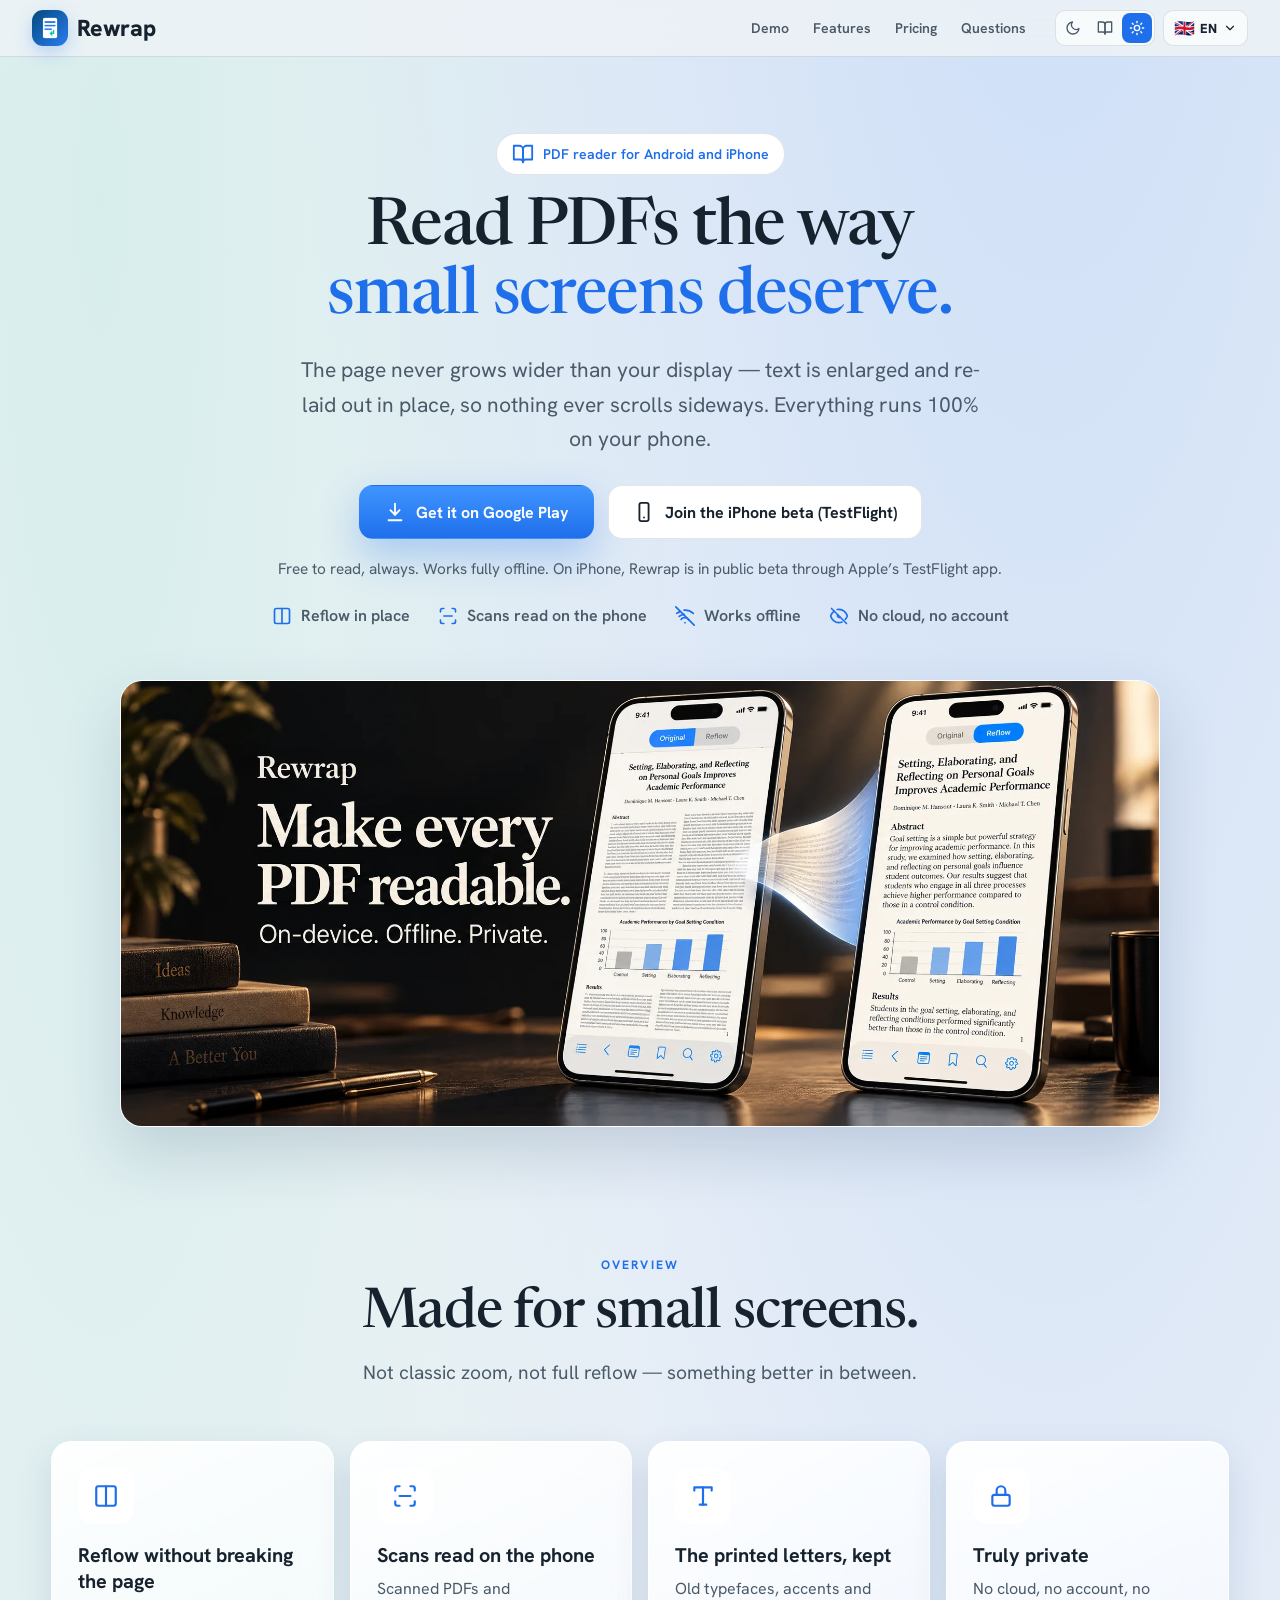
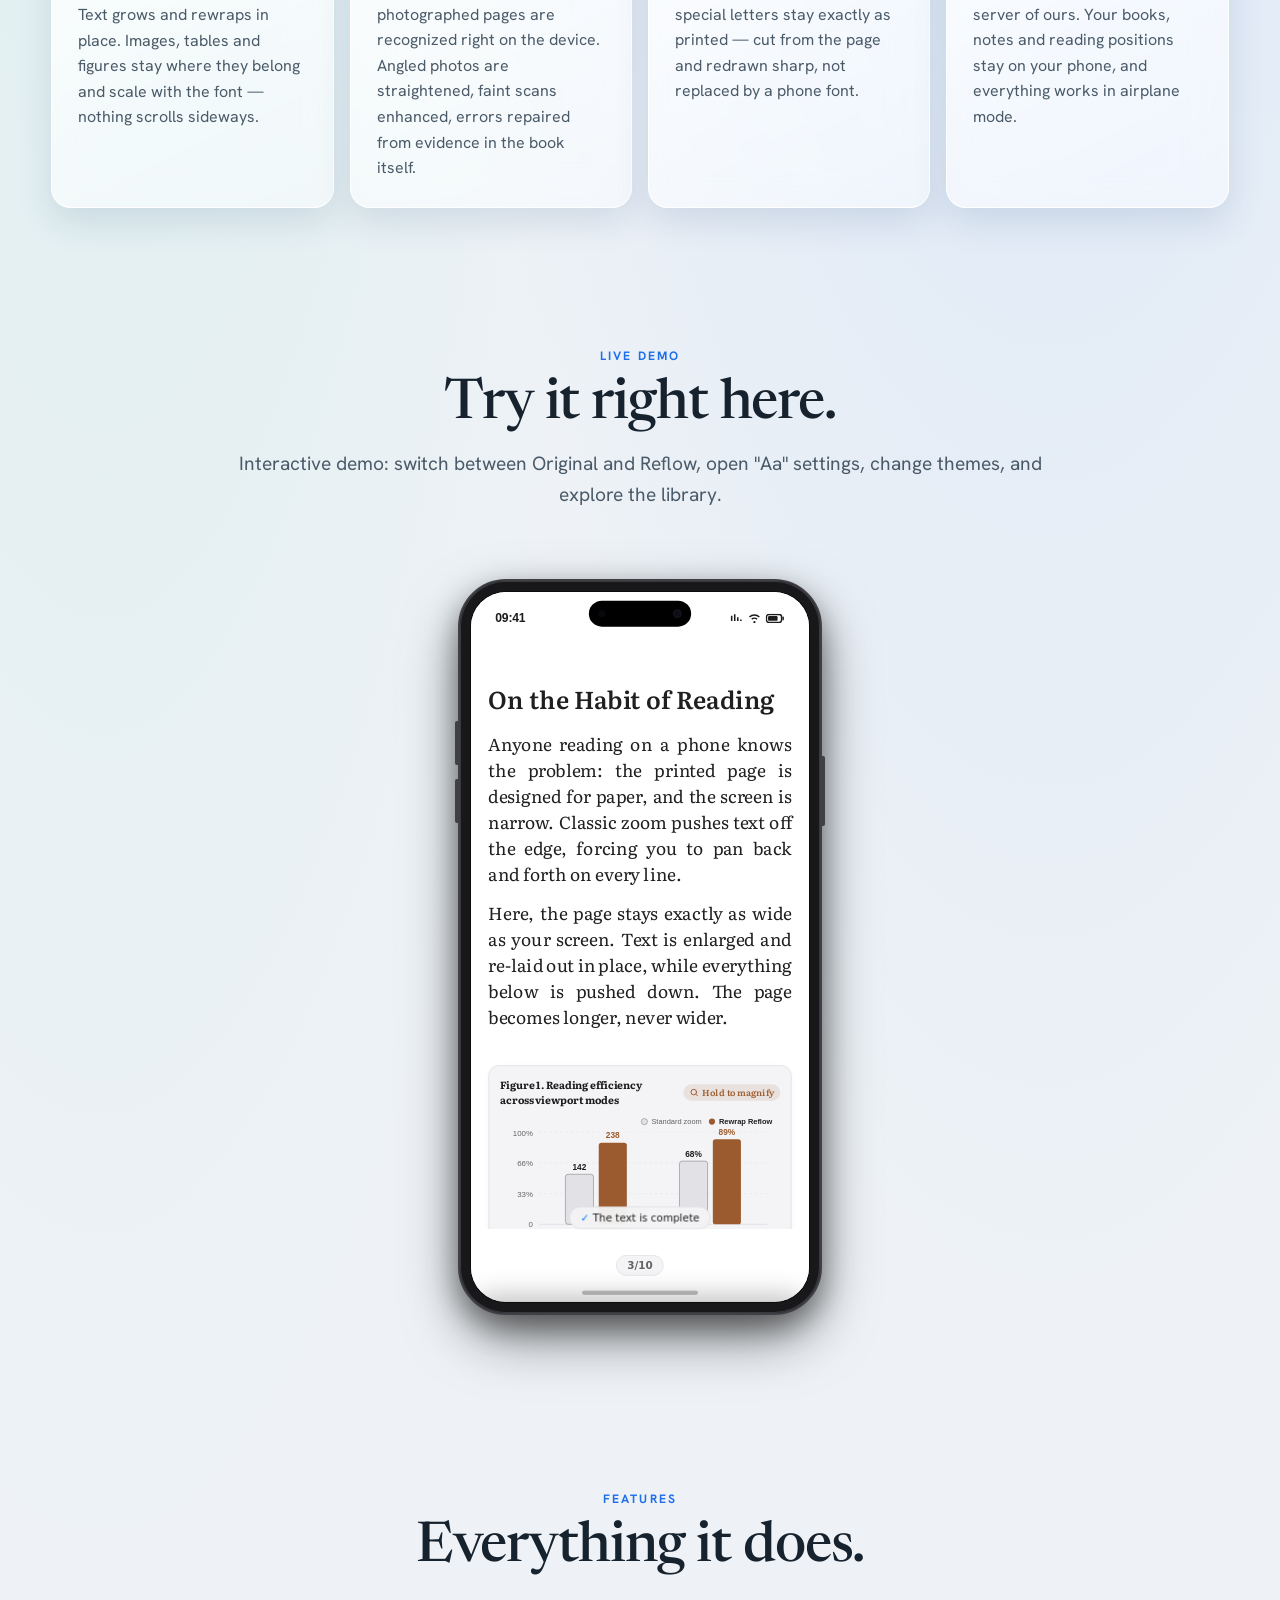
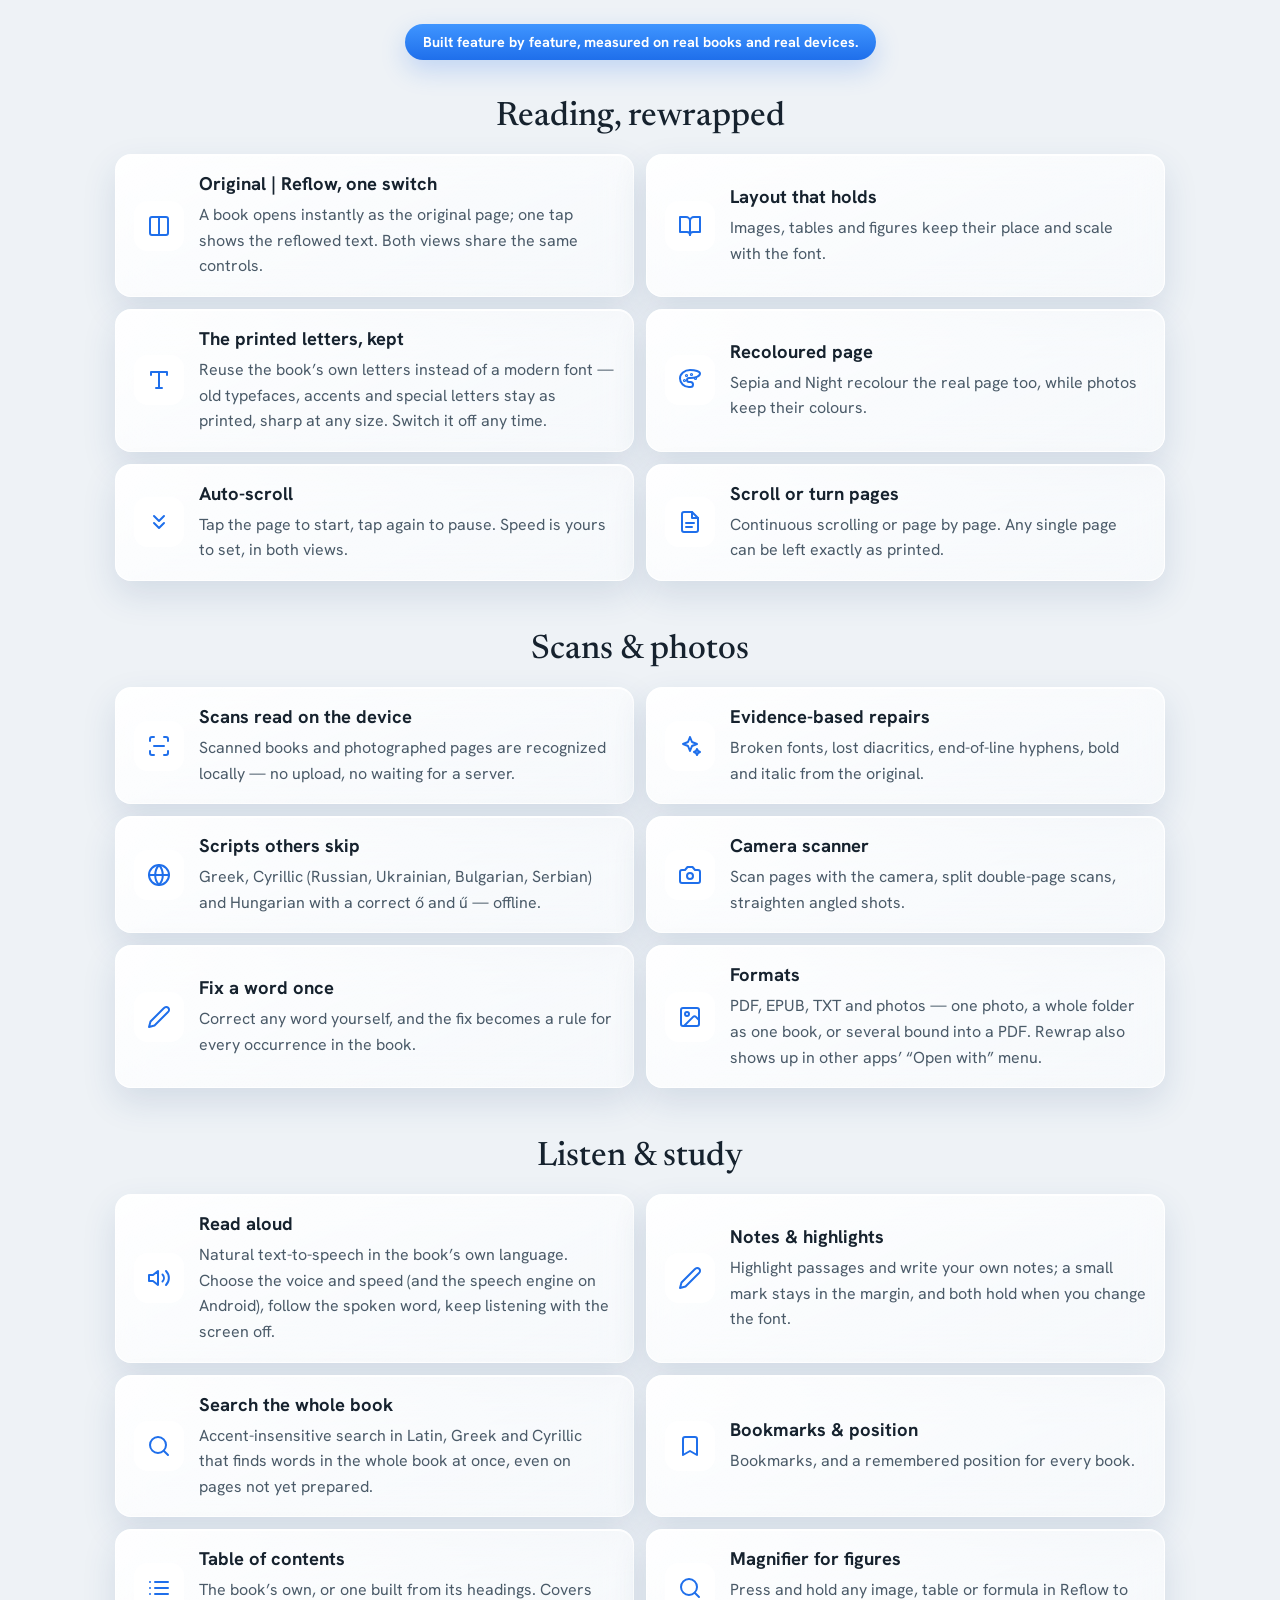
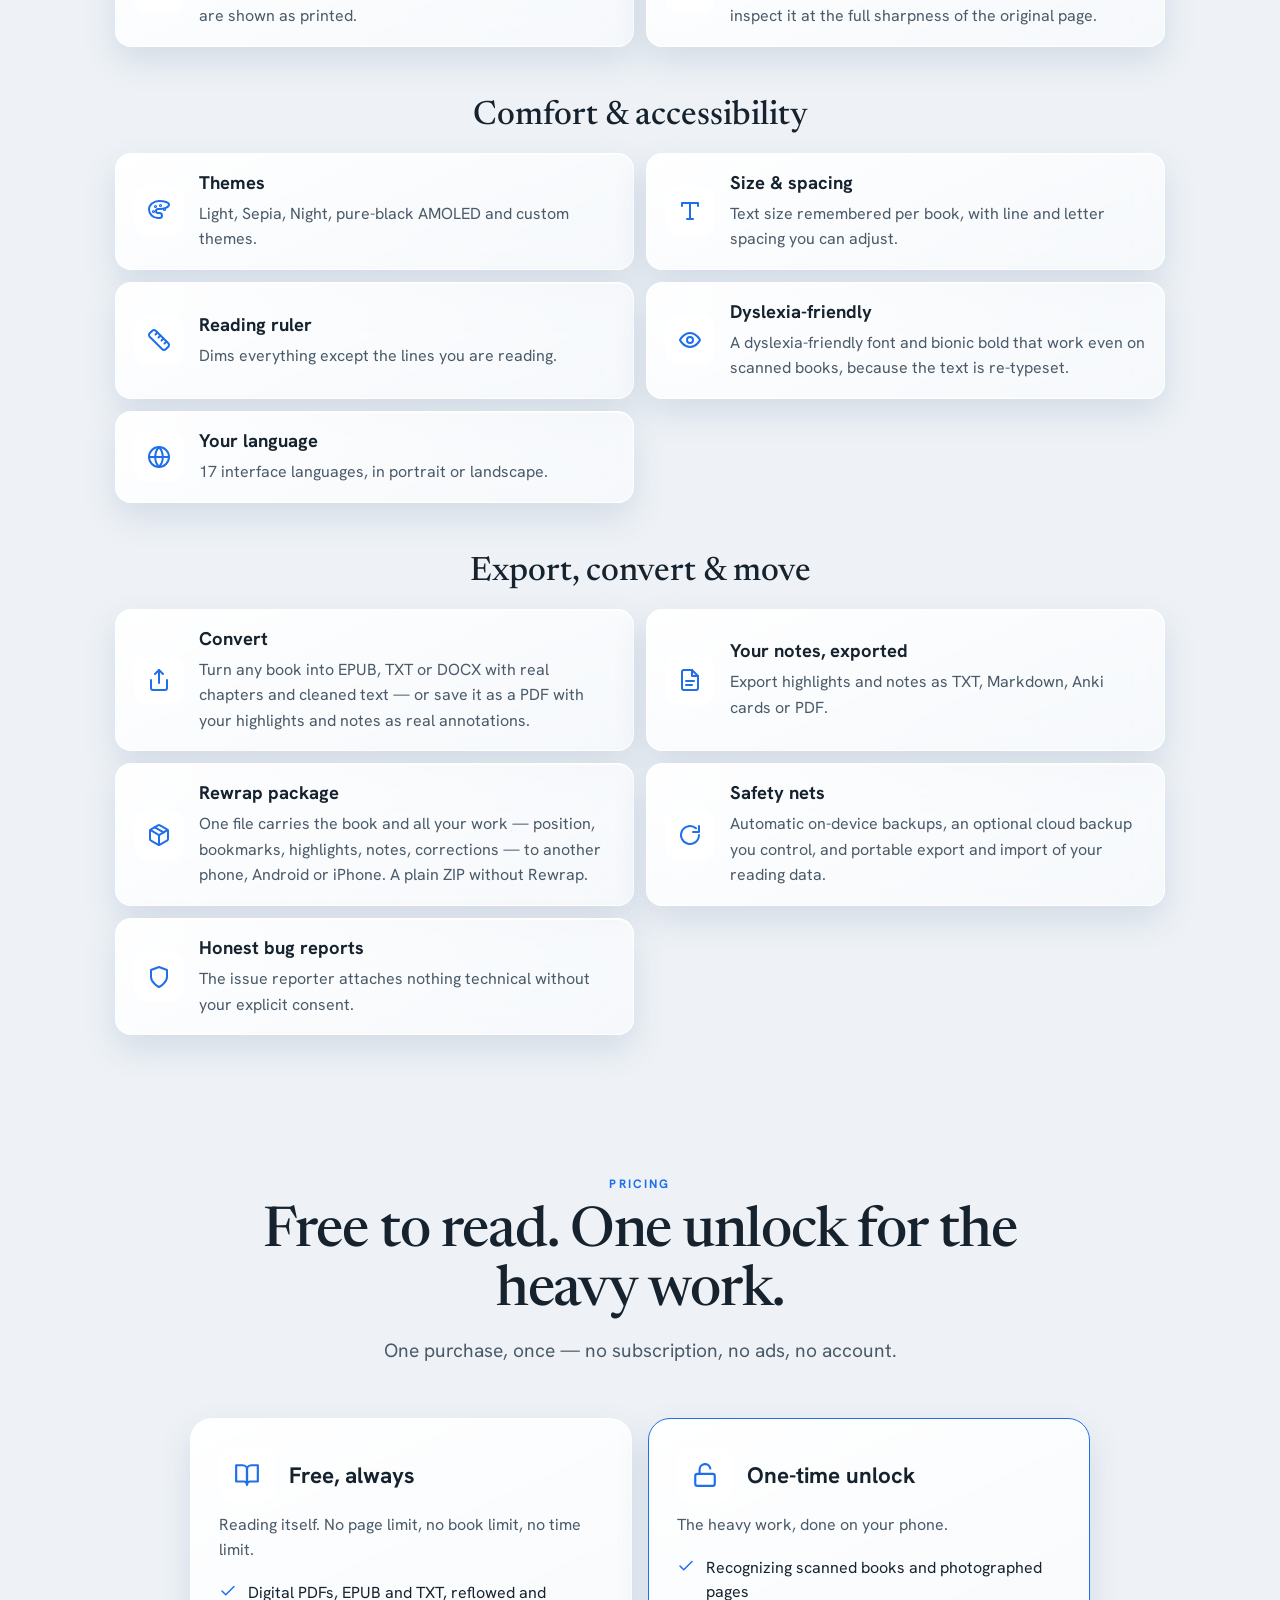
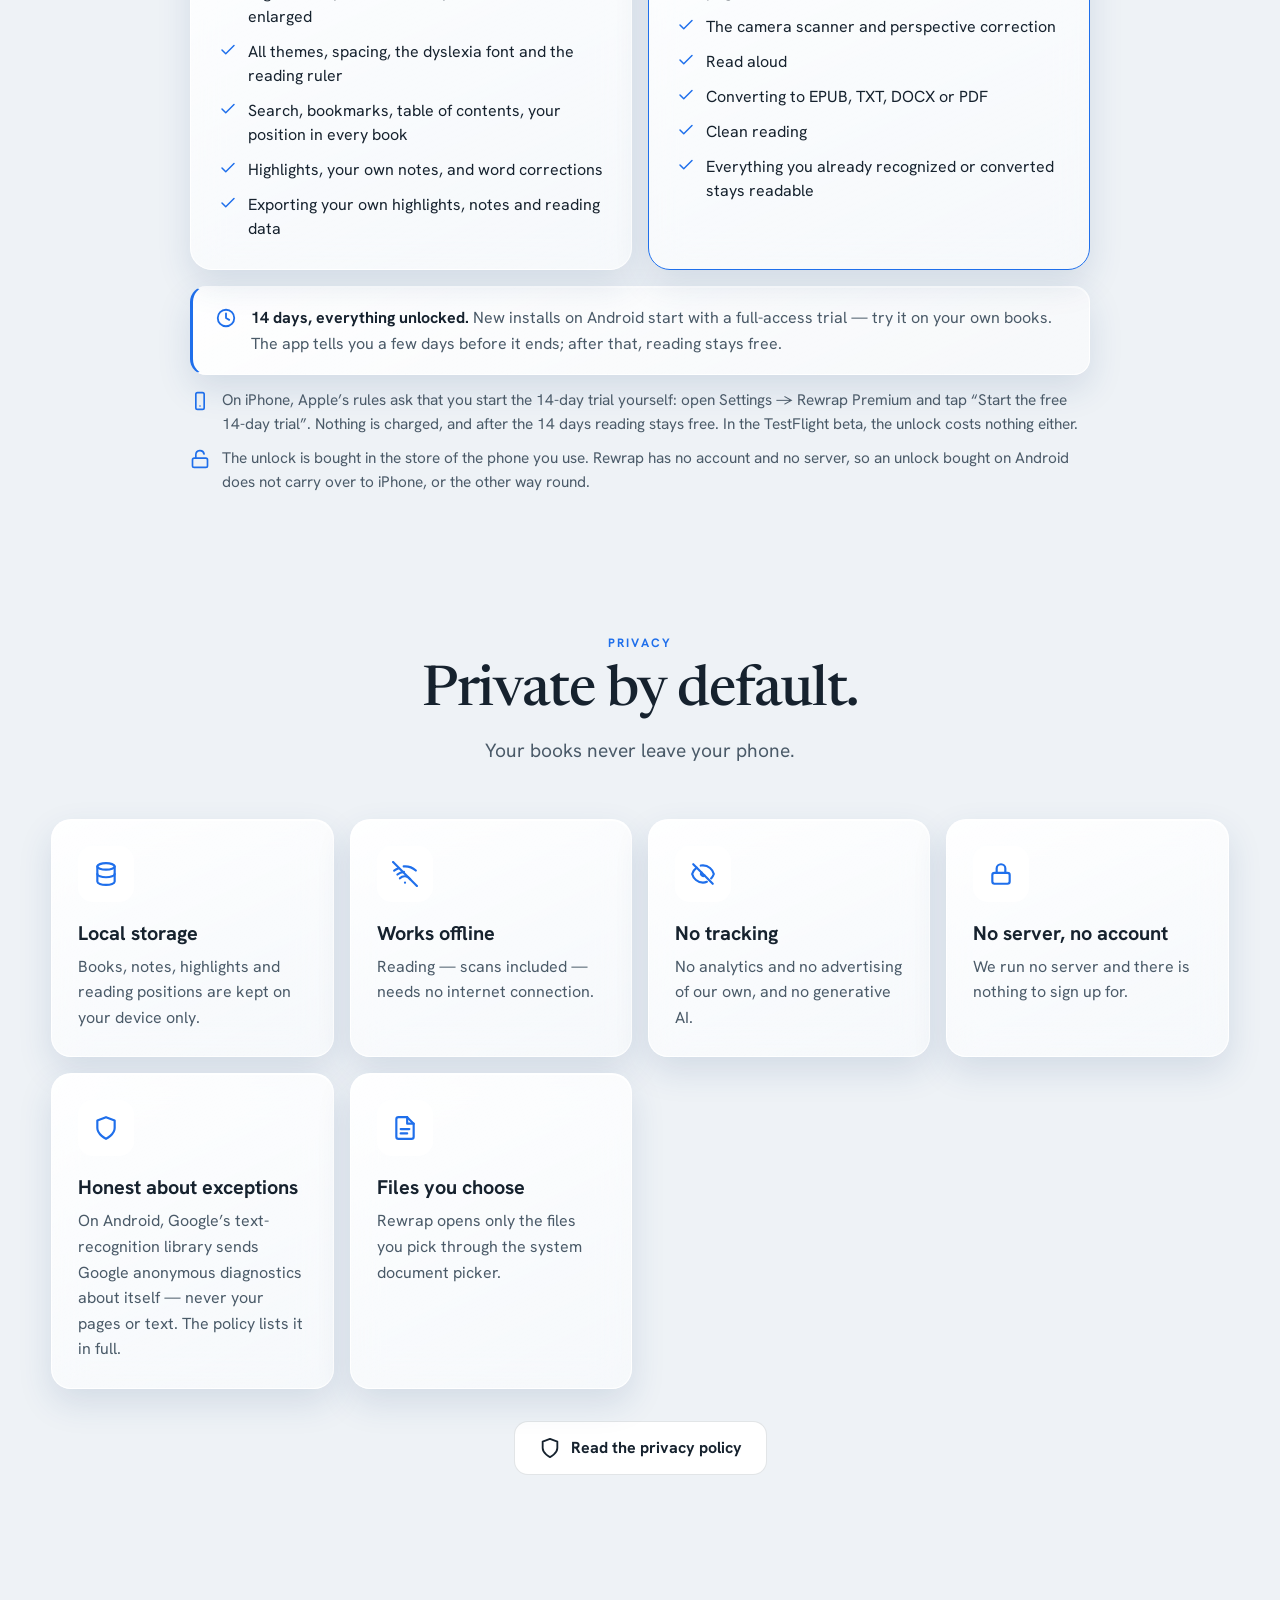
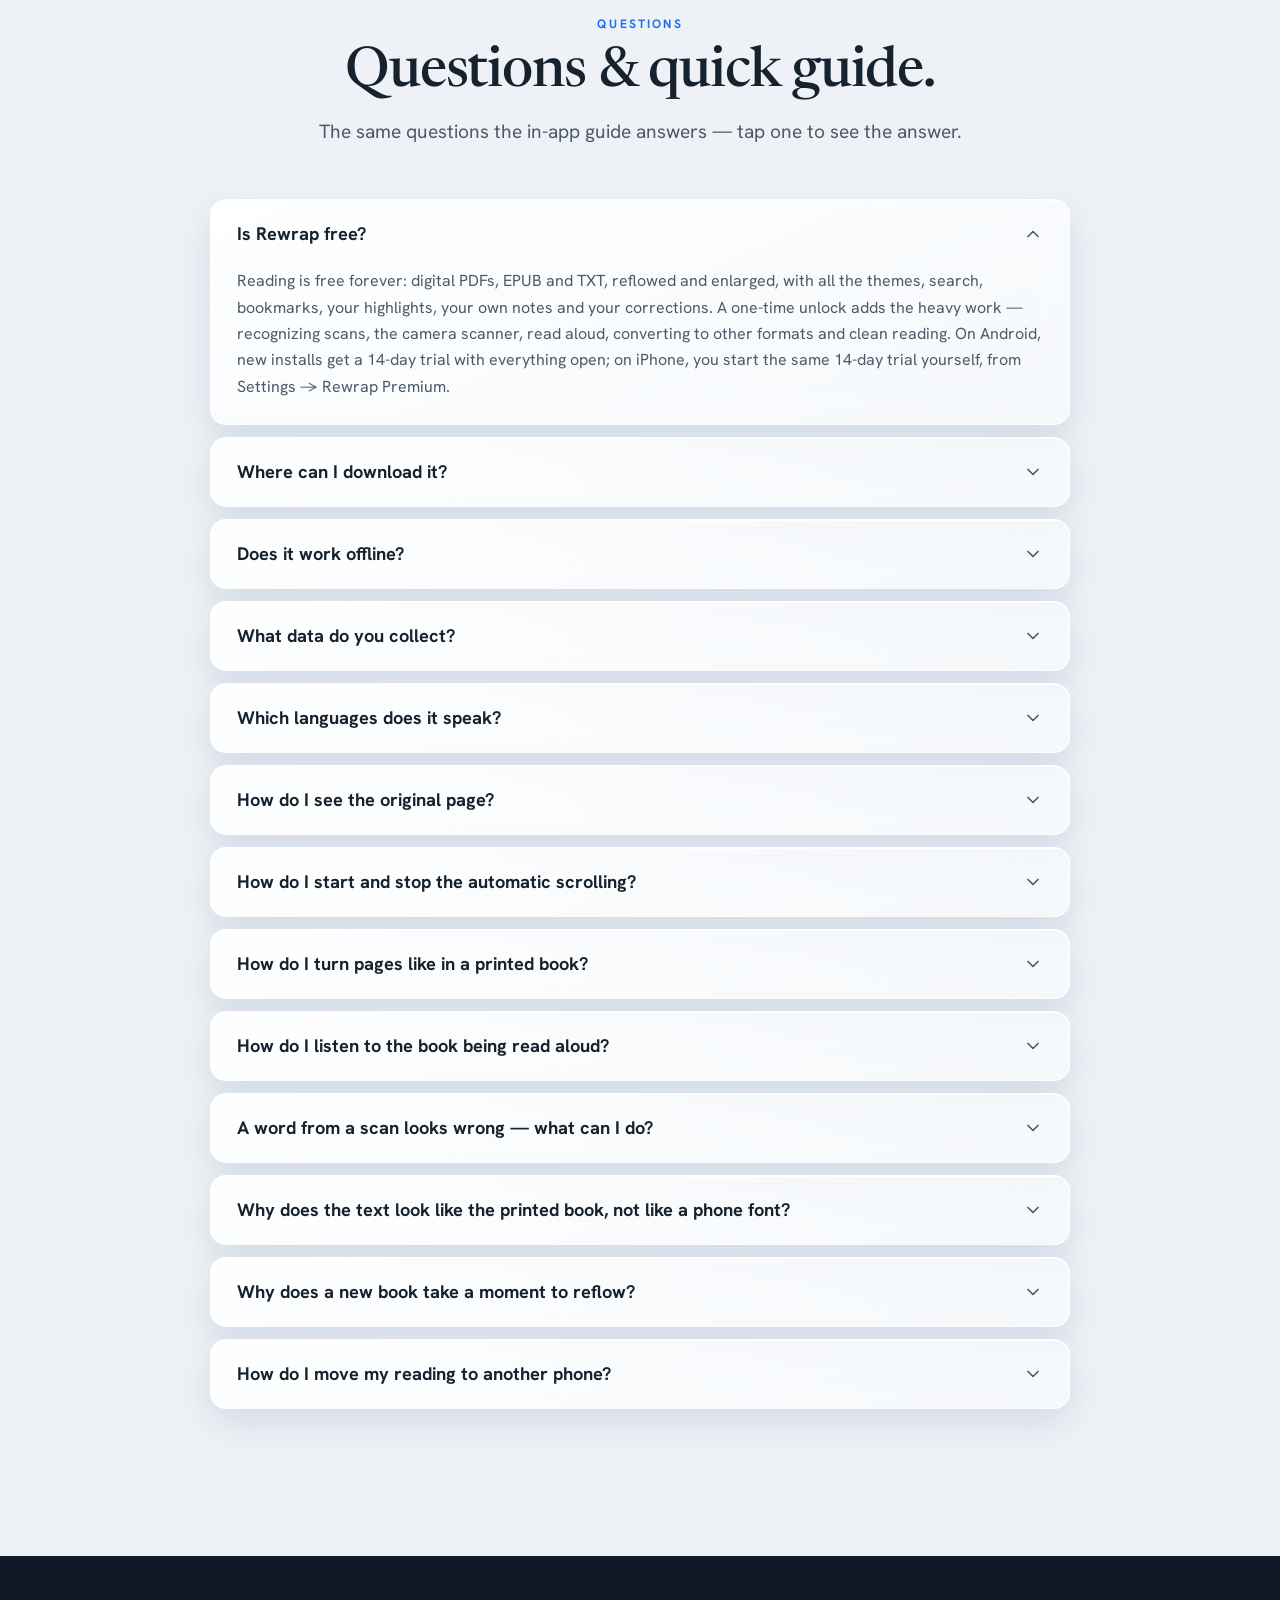
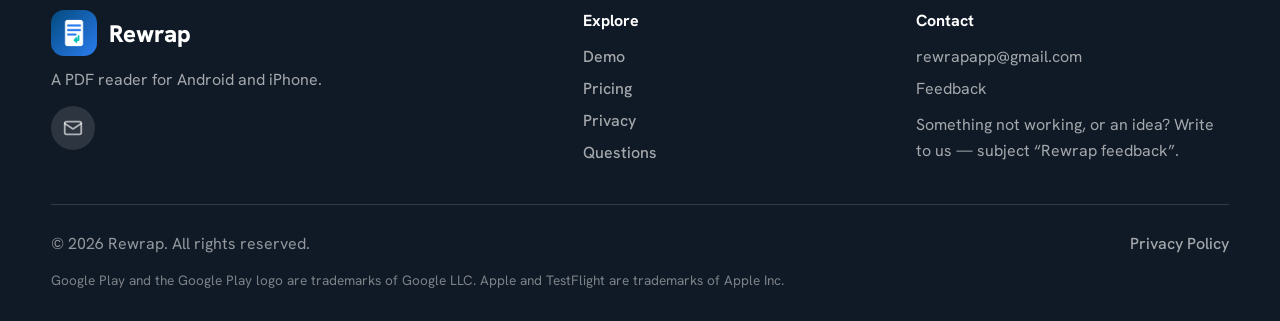
<file: index.html>
<!doctype html>
<html lang="en">
<head>
<meta charset="UTF-8" />
<meta name="viewport" content="width=device-width, initial-scale=1.0" />
<meta name="theme-color" content="#0b1118" />
<meta name="description" content="Rewrap is a PDF reader for Android and iPhone, made for small screens. Text is enlarged and re-laid out in place, never sideways. 100% on your phone: no cloud, no account, no generative AI. Reading works offline." />
<meta name="robots" content="index, follow" />
<meta property="og:title" content="Rewrap — make every PDF readable" />
<meta property="og:description" content="On-device. Offline. Private. A PDF reader for small screens: text is enlarged and re-laid out in place, never sideways." />
<meta property="og:type" content="website" />
<meta property="og:image" content="https://rewrap-pdf.vercel.app/hero.jpg" />
<meta name="twitter:card" content="summary_large_image" />
<link rel="icon" type="image/png" href="/assets/brand/icon_512.png" />
<link rel="apple-touch-icon" href="/assets/brand/apple-touch-icon.png" />
<link rel="manifest" href="/site.webmanifest" />
<link rel="preconnect" href="https://fonts.googleapis.com" />
<link rel="preconnect" href="https://fonts.gstatic.com" crossorigin />
<link href="https://fonts.googleapis.com/css2?family=Newsreader:opsz,wght@6..72,400;6..72,500;6..72,600&family=Hanken+Grotesk:wght@400;500;600;700;800&display=swap" rel="stylesheet" />
<link rel="stylesheet" href="/src/styles.css?v=11" />
<title>Rewrap — read PDFs the way small screens deserve</title>
<script>
// Set the theme before first paint so the page never flashes the wrong one.
(function () {
  try {
    var t = localStorage.getItem('rewrap-theme');
    if (t !== 'dark' && t !== 'sepia' && t !== 'light') {
      t = window.matchMedia && window.matchMedia('(prefers-color-scheme: light)').matches ? 'light' : 'dark';
    }
    document.documentElement.setAttribute('data-theme', t);
  } catch (e) {}
})();
</script>
</head>
<body>
<!-- ============ HEADER ============ -->
<header class="site-header">
<button class="brand" data-nav="home" aria-label="Rewrap home">
<img src="/assets/brand/icon_512.png" alt="" />
<span>Rewrap</span>
</button>
<nav class="desktop-nav" id="desktop-nav" aria-label="Main"></nav>
<div class="actions">
<div class="theme-seg" role="group" aria-label="Theme">
<button class="seg-btn" data-theme-set="dark"></button>
<button class="seg-btn" data-theme-set="sepia"></button>
<button class="seg-btn" data-theme-set="light"></button>
</div>
<div class="lang">
<button class="lang-btn" id="lang-btn" aria-haspopup="true" aria-expanded="false"></button>
<div class="lang-menu" id="lang-menu" hidden></div>
</div>
<button class="icon-btn menu-btn" id="menu-btn" aria-label="Menu" aria-expanded="false"></button>
</div>
<div class="mobile-menu" id="mobile-menu" hidden></div>
<div class="scroll-progress" aria-hidden="true"><span id="scroll-progress"></span></div>
</header>

<noscript><p style="max-width:640px;margin:40px auto;padding:0 22px;font-family:sans-serif">Rewrap is a PDF reader for Android and iPhone: text is enlarged and re-laid out in place, never sideways, entirely on your phone. This page needs JavaScript. Get it on <a href="https://play.google.com/store/apps/details?id=com.rewrap.app">Google Play</a> or join the <a href="https://testflight.apple.com/join/cNFZfETe">iPhone beta</a>.</p></noscript>

<!-- ============ HOME ============ -->
<main id="page-home">
<section class="hero hero--showcase" id="top">
<div class="hero-text">
<span class="pill"><span class="i" data-icon="bookOpen"></span> <span data-i18n="hero_pill">PDF reader for Android and iPhone</span></span>
<h1 class="serif"><span data-i18n="hero_title_a">Read PDFs the way </span><span class="accent" data-i18n="hero_title_b">small screens deserve.</span></h1>
<p class="hero-sub" data-i18n="hero_sub">The page never grows wider than your display — text is enlarged and re-laid out in place, so nothing ever scrolls sideways. Everything runs 100% on your phone.</p>
<div class="cta-row">
<a class="btn btn-primary" id="cta-play" target="_blank" rel="noopener"><span class="i" data-icon="download"></span> <span data-i18n="cta_play">Get it on Google Play</span></a>
<a class="btn btn-secondary" id="cta-ios" target="_blank" rel="noopener"><span class="i" data-icon="phone"></span> <span data-i18n="cta_ios">Join the iPhone beta (TestFlight)</span></a>
</div>
<p class="note" data-i18n="hero_note"></p>
<div class="qp" id="quick-points"></div>
</div>

<div class="hero-banner-wrap">
<figure class="compare hero-compare">
<picture><source srcset="/hero.webp" type="image/webp" /><img id="cmp-img" src="/hero.jpg" width="1600" height="686" loading="eager" alt="" /></picture>
</figure>
</div>
</section>

<section class="section" id="overview">
<div class="heading">
<p class="eyebrow" data-i18n="why_eyebrow">Overview</p>
<h2 class="serif h2" data-i18n="why_title">Made for small screens.</h2>
<p class="lead" data-i18n="why_sub"></p>
</div>
<div class="grid3 grid4" id="why-grid"></div>
</section>

<section class="section" id="gallery">
<div class="heading">
<p class="eyebrow" data-i18n="gallery_eyebrow"></p>
<h2 class="serif h2" data-i18n="gallery_title"></h2>
<p class="lead" data-i18n="gallery_sub"></p>
</div>
<div class="demo-wrap">
<div class="phone-frame">
<iframe
  id="app-demo-iframe"
  class="app-demo"
  src="demo/index.html?v=14&lang=en"
  title="Rewrap interactive app demo"
  loading="lazy"
></iframe>
</div>
</div>
</section>

<section class="section" id="features">
<div class="heading">
<p class="eyebrow" data-i18n="features_eyebrow"></p>
<h2 class="serif h2" data-i18n="features_title"></h2>
</div>
<div class="free-row"><span class="free-pill" data-i18n="features_sub"></span></div>
<div class="feature-groups" id="feature-groups"></div>
</section>

<section class="section" id="pricing">
<div class="heading">
<p class="eyebrow" data-i18n="pricing_eyebrow"></p>
<h2 class="serif h2" data-i18n="pricing_title"></h2>
<p class="lead" data-i18n="pricing_sub"></p>
</div>
<div class="plans" id="plans"></div>
<div class="trial"><span class="trial-icon" data-icon="clock"></span><p><strong data-i18n="pricing_trial_a"></strong> <span data-i18n="pricing_trial_b"></span></p></div>
<div class="pricing-notes" id="pricing-notes"></div>
</section>

<section class="section" id="privacy">
<div class="heading">
<p class="eyebrow" data-i18n="privacy_eyebrow"></p>
<h2 class="serif h2" data-i18n="privacy_title"></h2>
<p class="lead" data-i18n="privacy_sub"></p>
</div>
<div class="grid3" id="privacy-grid"></div>
<div style="display:flex;justify-content:center;margin-top:32px">
<button class="btn btn-secondary" data-nav="privacy"><span class="i" data-icon="shield"></span> <span data-i18n="privacy_btn"></span></button>
</div>
</section>

<section class="section" id="faq">
<div class="heading">
<p class="eyebrow" data-i18n="faq_eyebrow"></p>
<h2 class="serif h2" data-i18n="faq_title"></h2>
<p class="lead" data-i18n="faq_sub"></p>
</div>
<div class="faq-list" id="faq-list"></div>
</section>
</main>

<!-- ============ PRIVACY ============ -->
<main id="page-privacy" hidden>
<section class="section privacy-hero" id="policy">
<div class="shield" data-icon="shield"></div>
<h1 class="serif" data-i18n="pp_title"></h1>
<p class="intro" data-i18n="pp_intro"></p>
<div class="policy-meta">
<span><strong data-i18n="pp_updated"></strong>: <span id="pp-updated"></span></span>
</div>
</section>
<section class="section section--tight">
<p class="policy-note" id="pp-note" hidden></p>
<div class="policy-card">
<h2 class="serif" data-i18n="pp_summary_title"></h2>
<p data-i18n="pp_summary1"></p>
<p data-i18n="pp_summary2"></p>
</div>
<div id="policy-body"></div>
<div class="policy-card" id="pp-contact">
<h2 class="serif" data-i18n="pp_contact_title"></h2>
<p><span data-i18n="pp_contact_text"></span> <a id="pp-contact-mail" href="#"></a>.</p>
</div>
</section>
</main>

<!-- ============ FOOTER ============ -->
<footer class="footer">
<div class="footer-main">
<div class="footer-col">
<div class="footer-brand"><img src="/assets/brand/icon_512.png" alt="" />Rewrap</div>
<p data-i18n="footer_tagline"></p>
<a class="footer-icon" id="footer-mail" href="#" aria-label="Email"><span data-icon="mail"></span></a>
</div>
<div class="footer-col">
<h3 data-i18n="footer_links"></h3>
<button class="footer-link" data-scroll="gallery" data-i18n="nav_gallery"></button>
<button class="footer-link" data-scroll="pricing" data-i18n="nav_pricing"></button>
<button class="footer-link" data-nav="privacy" data-i18n="nav_privacy"></button>
<button class="footer-link" data-scroll="faq" data-i18n="nav_faq"></button>
</div>
<div class="footer-col">
<h3 data-i18n="footer_contact"></h3>
<a id="footer-email-1" href="#"></a>
<a id="footer-email-2" href="#" data-i18n="footer_email"></a>
<p data-i18n="footer_feedback"></p>
</div>
</div>
<div class="footer-bottom">
<p id="footer-copyright"></p>
<button class="footer-link" data-nav="privacy" data-i18n="pp_title"></button>
</div>
<p class="footer-marks" data-i18n="footer_marks"></p>
</footer>
<button class="back-to-top" id="back-to-top" aria-label="Back to top"><span data-icon="chevronUp"></span></button>
<script type="module" src="/src/app.js?v=12"></script>
</body>
</html>
</file>
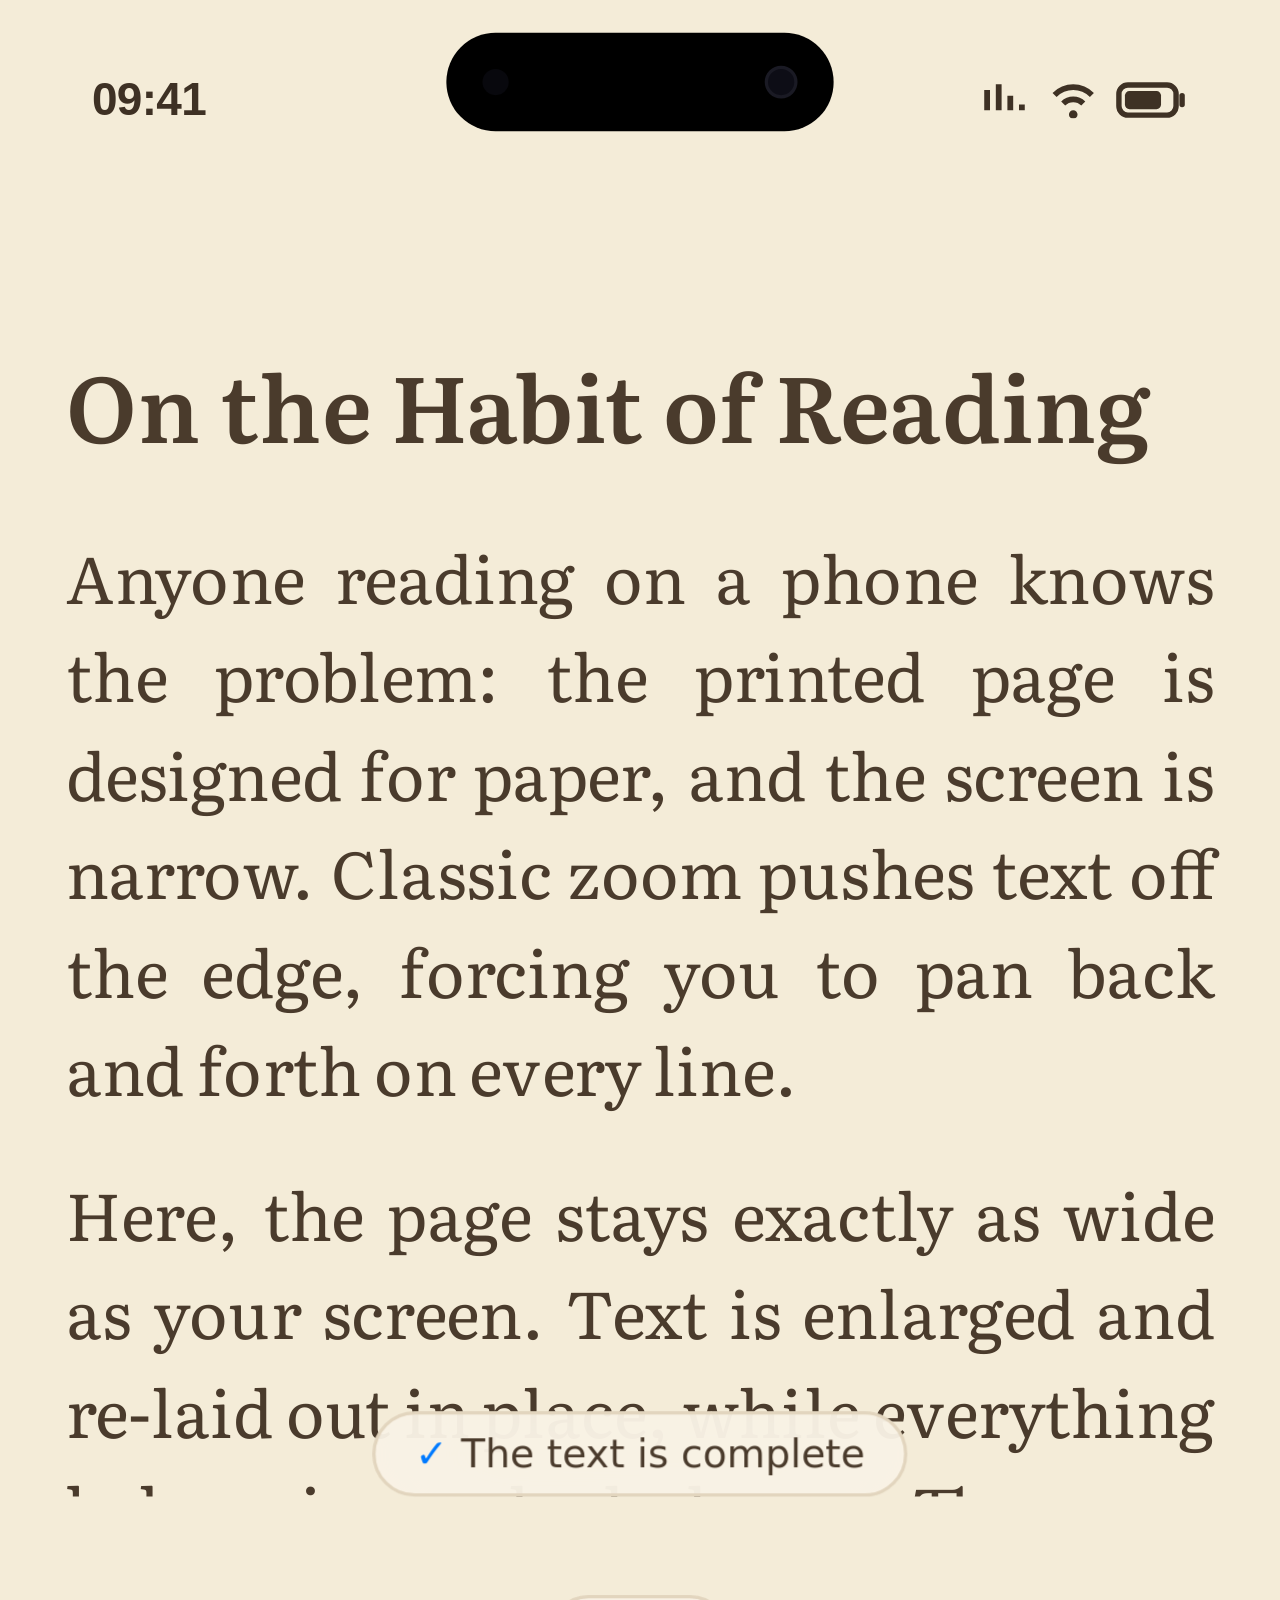
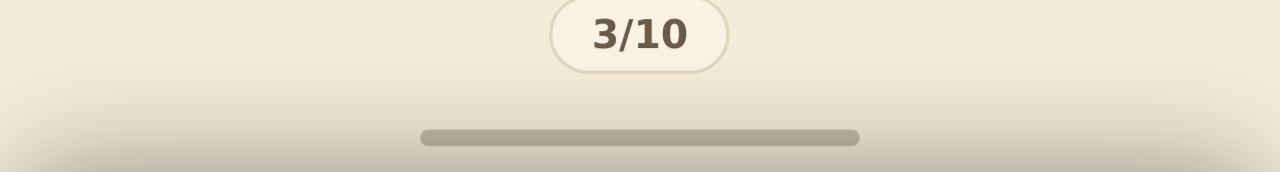
<file: demo/index.html>
<!doctype html>
<html lang="en">
<head>
  <meta charset="utf-8">
  <meta name="viewport" content="width=device-width, initial-scale=1, viewport-fit=cover">
  <title>Rewrap — Interactive Live Demo</title>
  <link rel="preconnect" href="https://fonts.googleapis.com">
  <link rel="preconnect" href="https://fonts.gstatic.com" crossorigin>
  <link href="https://fonts.googleapis.com/css2?family=Literata:ital,opsz,wght@0,7..72,400;0,7..72,500;0,7..72,600;1,7..72,400&display=swap" rel="stylesheet">
  <style>
    :root {
      --stage-bg: #18181b;
      --font-serif: "Literata", "Iowan Old Style", Georgia, serif;
      --font-sans: -apple-system, BlinkMacSystemFont, "SF Pro Text", "Segoe UI", Roboto, Helvetica, Arial, sans-serif;
      --font-mono: ui-monospace, SFMono-Regular, Menlo, monospace;
      color-scheme: light dark;
      box-sizing: border-box;
    }
    *, *::before, *::after { box-sizing: inherit; }

    html, body {
      margin: 0;
      padding: 0;
      width: 100%;
      height: 100%;
      background: var(--stage-bg);
      font-family: var(--font-sans);
      overflow: hidden;
      display: flex;
      align-items: center;
      justify-content: center;
      -webkit-font-smoothing: antialiased;
      user-select: none;
      -webkit-user-select: none;
    }

    button {
      font: inherit;
      color: inherit;
      background: transparent;
      border: 0;
      padding: 0;
      cursor: pointer;
      display: inline-flex;
      align-items: center;
      justify-content: center;
      touch-action: manipulation;
    }
    button:focus-visible {
      outline: 2px solid var(--accent);
      outline-offset: 2px;
    }

    /* Container de scalare proportionala */
    #device-viewport {
      position: absolute;
      width: 390px;
      height: 844px;
      transform-origin: 0 0;
      left: 0;
      top: 0;
    }

    /* Corpul telefonului (fără ramă dublă — rama este desenată de containerul părinte .phone-frame) */
    .phone {
      position: relative;
      width: 390px;
      height: 844px;
      border-radius: 0;
      overflow: hidden;
      background: var(--page);
      color: var(--fg);
      box-shadow: none;
      transition: background 0.25s ease, color 0.25s ease;
    }

    /* Dynamic Island */
    .dynamic-island {
      position: absolute;
      top: 10px;
      left: 50%;
      transform: translateX(-50%);
      width: 118px;
      height: 30px;
      background: #000;
      border-radius: 20px;
      z-index: 900;
      pointer-events: none;
      display: flex;
      align-items: center;
      justify-content: space-between;
      padding: 0 11px;
    }
    .dynamic-island .camera {
      width: 10px;
      height: 10px;
      border-radius: 50%;
      background: #0d0d16;
      border: 1px solid #1a1a24;
    }
    .dynamic-island .sensor {
      width: 8px;
      height: 8px;
      border-radius: 50%;
      background: #08080d;
    }

    /* Bara de stare iOS */
    .status-bar {
      position: absolute;
      top: 0;
      left: 0;
      right: 0;
      height: 48px;
      display: flex;
      align-items: center;
      justify-content: space-between;
      padding: 12px 28px 0 28px;
      font-size: 14px;
      font-weight: 600;
      letter-spacing: -0.2px;
      z-index: 850;
      pointer-events: none;
      color: var(--fg);
    }
    .status-bar .icons {
      display: flex;
      align-items: center;
      gap: 6px;
    }

    /* Home indicator iOS */
    .home-indicator {
      position: absolute;
      bottom: 8px;
      left: 50%;
      transform: translateX(-50%);
      width: 134px;
      height: 5px;
      border-radius: 3px;
      background: var(--fg);
      opacity: 0.28;
      z-index: 850;
      pointer-events: none;
    }

    /* Ecrane */
    .screen {
      position: absolute;
      inset: 0;
      display: none;
      flex-direction: column;
      overflow: hidden;
    }
    .screen.active {
      display: flex;
    }

    /* =========================================================
       1. BIBLIOTECA
       ========================================================= */
    #screen-library {
      padding: 54px 20px 24px 20px;
      background: var(--sheet);
    }
    .lib-header {
      display: flex;
      align-items: center;
      justify-content: space-between;
      margin-bottom: 14px;
    }
    .lib-header h1 {
      margin: 0;
      font-family: var(--font-serif);
      font-size: 32px;
      font-weight: 600;
      letter-spacing: -0.5px;
    }
    .lib-actions {
      display: flex;
      gap: 4px;
    }
    .icon-btn {
      width: 44px;
      height: 44px;
      border-radius: 12px;
      color: var(--fg);
      transition: background 0.15s;
    }
    .icon-btn:hover { background: var(--line); }

    .lib-search {
      display: flex;
      align-items: center;
      gap: 8px;
      height: 44px;
      border-radius: 12px;
      background: var(--page);
      border: 1px solid var(--line);
      padding: 0 12px;
      color: var(--sub);
      font-size: 14.5px;
      margin-bottom: 16px;
    }
    .lib-search .chip {
      margin-left: auto;
      font-size: 12.5px;
      padding: 4px 10px;
      border-radius: 999px;
      background: var(--line);
      color: var(--fg);
      font-weight: 500;
    }

    .resume-card {
      display: flex;
      gap: 16px;
      padding: 16px;
      border-radius: 18px;
      background: var(--page);
      border: 1px solid var(--line);
      margin-bottom: 20px;
      box-shadow: 0 4px 14px rgba(0,0,0,0.06);
    }
    .resume-thumb {
      width: 82px;
      height: 122px;
      border-radius: 6px;
      background: #5D7A8C;
      flex-shrink: 0;
      display: flex;
      align-items: flex-end;
      padding: 8px;
      color: #fff;
      font-family: var(--font-serif);
      font-size: 11px;
      line-height: 1.2;
      box-shadow: 0 4px 12px rgba(0,0,0,0.18);
    }
    .resume-meta {
      display: flex;
      flex-direction: column;
      gap: 5px;
      min-width: 0;
    }
    .resume-eyebrow {
      font-size: 11px;
      font-weight: 600;
      letter-spacing: 0.6px;
      text-transform: uppercase;
      color: var(--accent);
    }
    .resume-title {
      font-family: var(--font-serif);
      font-size: 16.5px;
      font-weight: 600;
      line-height: 1.25;
      color: var(--fg);
    }
    .resume-sub {
      font-size: 13px;
      color: var(--sub);
    }
    .resume-btn {
      align-self: flex-start;
      margin-top: 6px;
      height: 38px;
      padding: 0 18px;
      border-radius: 999px;
      background: var(--accent);
      color: var(--accent-fg);
      font-weight: 600;
      font-size: 13.5px;
      box-shadow: 0 3px 10px rgba(0,0,0,0.12);
    }

    .books-section-title {
      display: flex;
      align-items: baseline;
      justify-content: space-between;
      font-size: 14px;
      font-weight: 600;
      color: var(--fg);
      margin-bottom: 12px;
    }
    .books-grid {
      display: grid;
      grid-template-columns: repeat(3, 1fr);
      gap: 14px;
      flex: 1;
      min-height: 0;
      overflow-y: auto;
      padding-bottom: 60px;
    }
    .book-item {
      display: flex;
      flex-direction: column;
      gap: 6px;
      text-align: left;
    }
    .book-cover {
      aspect-ratio: 2 / 3;
      width: 100%;
      border-radius: 6px;
      box-shadow: 0 3px 8px rgba(0,0,0,0.16);
      display: flex;
      align-items: flex-end;
      padding: 6px;
      color: #fff;
      font-family: var(--font-serif);
      font-size: 9.5px;
      line-height: 1.15;
      position: relative;
      overflow: hidden;
      transition: transform 0.15s ease;
    }
    .book-item:active .book-cover { transform: scale(0.97); }
    .book-title {
      font-family: var(--font-serif);
      font-size: 12px;
      line-height: 1.25;
      color: var(--fg);
      display: -webkit-box;
      -webkit-line-clamp: 2;
      -webkit-box-orient: vertical;
      overflow: hidden;
    }
    .book-meta {
      font-size: 11px;
      color: var(--sub);
    }
    .fab-add {
      position: absolute;
      right: 20px;
      bottom: 28px;
      height: 50px;
      padding: 0 20px;
      border-radius: 999px;
      background: var(--fg);
      color: var(--sheet);
      font-weight: 600;
      font-size: 14.5px;
      gap: 8px;
      box-shadow: 0 8px 22px rgba(0,0,0,0.24);
      z-index: 10;
    }

    /* =========================================================
       2. CITITORUL (READER) — Facelift v4
       ========================================================= */
    #screen-reader {
      background: var(--page);
      color: var(--ink);
    }

    /* Bara de sus cu instrumentele deschise: ‹ Library  ≡ Book */
    .reader-top-bar {
      position: absolute;
      top: 48px;
      left: 14px;
      right: 14px;
      height: 38px;
      display: none;
      align-items: center;
      justify-content: space-between;
      z-index: 100;
      animation: fadeIn 0.18s ease;
    }
    .reader-top-bar.active { display: flex; }

    .nav-pill-btn {
      height: 34px;
      padding: 0 13px;
      border-radius: 999px;
      border: 1px solid var(--line);
      background: var(--chrome);
      backdrop-filter: blur(20px);
      -webkit-backdrop-filter: blur(20px);
      font-size: 13px;
      font-weight: 500;
      color: var(--sub);
      gap: 6px;
      box-shadow: 0 2px 8px rgba(0,0,0,0.06);
    }
    .nav-pill-btn:hover { color: var(--fg); }

    /* Comutatorul central Original | Reflow */
    .mode-switch-wrap {
      position: absolute;
      top: 48px;
      left: 50%;
      transform: translateX(-50%);
      display: flex;
      padding: 3px;
      border-radius: 999px;
      background: var(--chrome);
      backdrop-filter: blur(20px);
      -webkit-backdrop-filter: blur(20px);
      border: 1px solid var(--line);
      box-shadow: 0 2px 10px rgba(0,0,0,0.08);
      z-index: 110;
      transition: top 0.22s cubic-bezier(0.16, 1, 0.3, 1);
    }
    .mode-switch-wrap.tools-open {
      top: 92px; /* Coboara sub bara de sus cand uneltele sunt deschise */
    }
    .mode-btn {
      height: 34px;
      padding: 0 16px;
      border-radius: 999px;
      font-size: 13.5px;
      font-weight: 600;
      color: var(--sub);
      transition: background 0.15s, color 0.15s;
    }
    .mode-btn.active {
      background: var(--accent);
      color: var(--accent-fg);
    }

    /* Pagina de lectura — cu scroll complet pana la capat! */
    .reader-page-viewport {
      position: absolute;
      left: 0;
      right: 0;
      top: 98px;
      bottom: 84px;
      overflow-y: auto;
      -webkit-overflow-scrolling: touch;
      padding: 8px 20px 96px; /* 96px spatiu generos pentru a derula pana la capatul textului! */
      scrollbar-width: thin;
      scrollbar-color: var(--line) transparent;
      transition: top 0.22s cubic-bezier(0.16, 1, 0.3, 1);
    }
    .reader-page-viewport.tools-open {
      top: 140px;
    }
    .reader-page-viewport::-webkit-scrollbar { width: 4px; }
    .reader-page-viewport::-webkit-scrollbar-thumb { background: var(--line); border-radius: 4px; }

    /* Text Reflow */
    .view-reflow {
      display: flex;
      flex-direction: column;
      gap: 16px;
    }
    .view-reflow h2 {
      margin: 0 0 4px;
      font-family: var(--font-serif);
      font-weight: 600;
      line-height: 1.22;
      color: var(--ink);
    }
    .view-reflow p {
      margin: 0;
      color: var(--ink);
      text-align: justify;
    }

    /* Diagrama intercalata + Lupa pentru benzi (b325) */
    .doc-figure-card {
      margin: 12px 0 6px 0;
      padding: 12px;
      border-radius: 12px;
      background: var(--sheet);
      border: 1px solid var(--line);
      box-shadow: 0 2px 8px rgba(0,0,0,0.04);
      display: flex;
      flex-direction: column;
      gap: 8px;
      position: relative;
      cursor: zoom-in;
      user-select: none;
      -webkit-user-select: none;
    }
    .doc-figure-card .fig-head-row {
      display: flex;
      align-items: center;
      justify-content: space-between;
      gap: 8px;
    }
    .doc-figure-card .fig-lupa-hint {
      display: inline-flex;
      align-items: center;
      gap: 4px;
      font-size: 10px;
      font-weight: 600;
      color: var(--accent);
      background: rgba(156, 91, 46, 0.12);
      padding: 2px 7px;
      border-radius: 999px;
      white-space: nowrap;
      flex-shrink: 0;
    }
    .band-magnifier-loupe {
      position: absolute;
      width: 136px;
      height: 136px;
      border-radius: 50%;
      border: 2.5px solid var(--accent);
      box-shadow: 0 10px 28px rgba(0,0,0,0.34), 0 0 0 1px rgba(255,255,255,0.22) inset;
      background: var(--sheet);
      overflow: hidden;
      pointer-events: none;
      opacity: 0;
      transform: scale(0.75);
      transition: opacity 0.16s ease, transform 0.16s cubic-bezier(0.16, 1, 0.3, 1);
      z-index: 40;
    }
    .band-magnifier-loupe.active {
      opacity: 1;
      transform: scale(1);
    }
    .band-magnifier-loupe .loupe-inner {
      position: absolute;
      top: 0;
      left: 0;
      transform-origin: 0 0;
    }
    .band-magnifier-loupe .loupe-badge {
      position: absolute;
      bottom: 6px;
      left: 50%;
      transform: translateX(-50%);
      font-size: 9.5px;
      font-weight: 700;
      padding: 1px 6px;
      border-radius: 999px;
      background: var(--accent);
      color: var(--accent-fg);
      letter-spacing: 0.2px;
    }
    .doc-figure-card .fig-title {
      font-size: 12px;
      font-weight: 700;
      color: var(--fg);
      letter-spacing: -0.1px;
    }
    .doc-figure-card svg {
      width: 100%;
      height: auto;
      display: block;
    }
    .doc-figure-card .fig-caption {
      font-size: 11px;
      line-height: 1.4;
      color: var(--sub);
      font-style: italic;
    }

    /* Sfarsit de pagina indicator */
    .page-end-mark {
      text-align: center;
      margin: 20px 0 10px;
      color: var(--sub);
      font-size: 12px;
      letter-spacing: 2px;
      opacity: 0.7;
    }

    /* Modul Original (2 coloane, fidel tiparului) */
    .view-original {
      display: none;
      flex-direction: column;
      gap: 10px;
      font-family: var(--font-serif);
    }
    .view-original .orig-header {
      font-size: 13px;
      font-weight: 600;
      text-align: center;
      margin-bottom: 6px;
      border-bottom: 1px solid var(--line);
      padding-bottom: 6px;
    }
    .view-original .orig-cols {
      column-count: 2;
      column-gap: 16px;
      font-size: 8.5px;
      line-height: 1.42;
      text-align: justify;
    }
    .view-original p {
      margin: 0 0 6px 0;
      text-indent: 8px;
    }

    /* Rigla de citire */
    .reading-ruler-overlay {
      position: absolute;
      inset: 0;
      pointer-events: none;
      display: none;
      z-index: 50;
    }
    .reading-ruler-overlay.active { display: block; }
    .ruler-dim-top {
      position: absolute;
      left: 0; right: 0; top: 0;
      height: 140px;
      background: rgba(0,0,0,0.45);
      backdrop-filter: blur(1.5px);
    }
    .ruler-dim-bottom {
      position: absolute;
      left: 0; right: 0; bottom: 0; top: 250px;
      background: rgba(0,0,0,0.45);
      backdrop-filter: blur(1.5px);
    }

    /* =========================================================
       BARA DE JOS (CHROME JOS) — FACELIFT v4
       ========================================================= */
    .reader-bottom-chrome {
      position: absolute;
      left: 14px;
      right: 14px;
      bottom: 22px;
      display: flex;
      align-items: center;
      gap: 8px;
      z-index: 120;
      height: 52px;
    }

    /* Butonul rotund ▲ / ▼ */
    .btn-toggle-arrow {
      width: 44px;
      height: 44px;
      border-radius: 50%;
      background: var(--chrome);
      backdrop-filter: blur(20px);
      -webkit-backdrop-filter: blur(20px);
      border: 1px solid var(--line);
      box-shadow: 0 3px 12px rgba(0,0,0,0.1);
      color: var(--accent);
      flex-shrink: 0;
      transition: background 0.15s;
    }
    .btn-toggle-arrow svg {
      transition: transform 0.25s cubic-bezier(0.16, 1, 0.3, 1);
    }
    .btn-toggle-arrow.open svg {
      transform: rotate(180deg);
    }

    /* 1. Starea DE REPAUS: Linia de progres subțire + procent */
    .progress-track-row {
      flex: 1;
      height: 44px;
      border-radius: 999px;
      background: var(--chrome);
      backdrop-filter: blur(20px);
      -webkit-backdrop-filter: blur(20px);
      border: 1px solid var(--line);
      box-shadow: 0 3px 12px rgba(0,0,0,0.08);
      display: flex;
      align-items: center;
      padding: 0 16px;
      gap: 12px;
      cursor: pointer;
      position: relative;
    }
    .progress-line-track {
      flex: 1;
      height: 3px;
      border-radius: 3px;
      background: var(--line);
      overflow: hidden;
      position: relative;
    }
    .progress-line-fill {
      width: 30%;
      height: 100%;
      border-radius: 3px;
      background: var(--accent);
      box-shadow: 0 0 6px var(--accent);
    }
    .progress-label-pct {
      font-size: 12px;
      color: var(--sub);
      font-variant-numeric: tabular-nums;
      font-weight: 600;
    }
    /* Info bucla: Titlu · Pagina (apare PE LOC la tap pe bara) */
    .progress-info-bubble {
      position: absolute;
      inset: 0;
      display: none;
      align-items: center;
      justify-content: center;
      gap: 6px;
      font-size: 13px;
      color: var(--fg);
      background: var(--chrome);
      border-radius: 999px;
      padding: 0 14px;
    }
    .progress-info-bubble.active { display: flex; }
    .progress-info-bubble .b-title {
      font-family: var(--font-serif);
      font-weight: 700;
      white-space: nowrap;
      overflow: hidden;
      text-overflow: ellipsis;
    }
    .progress-info-bubble .b-pos {
      color: var(--sub);
      font-variant-numeric: tabular-nums;
      white-space: nowrap;
    }

    /* 2. Starea CU INSTRUMENTE: Pill cu 7 unelte + Buton Aa */
    .tools-pill-group {
      flex: 1;
      display: none;
      align-items: center;
      gap: 8px;
    }
    .tools-pill-group.active { display: flex; }

    .actions-pill {
      flex: 1;
      height: 44px;
      border-radius: 999px;
      background: var(--chrome);
      backdrop-filter: blur(24px);
      -webkit-backdrop-filter: blur(24px);
      border: 1px solid var(--line);
      box-shadow: 0 4px 16px rgba(0,0,0,0.12);
      display: flex;
      align-items: center;
      justify-content: space-around;
      padding: 0 4px;
    }
    .tool-btn {
      width: 36px;
      height: 38px;
      border-radius: 8px;
      color: var(--accent);
      transition: background 0.15s;
    }
    .tool-btn:hover { background: var(--line); }

    .btn-aa {
      height: 44px;
      min-width: 54px;
      padding: 0 14px;
      border-radius: 999px;
      background: var(--accent);
      color: var(--accent-fg);
      font-family: var(--font-serif);
      font-weight: 600;
      font-size: 18px;
      flex-shrink: 0;
      box-shadow: 0 4px 14px rgba(0,0,0,0.14);
      transition: transform 0.15s ease;
    }
    .btn-aa:active { transform: scale(0.96); }

    /* =========================================================
       3. SERTARUL „Aa” REAL (FACELIFT v4)
       316px lățime, plutitor deasupra butonului Aa
       ========================================================= */
    .aa-drawer-card {
      position: absolute;
      right: 14px;
      bottom: 76px;
      width: 316px;
      border-radius: 20px;
      background: var(--menu);
      backdrop-filter: blur(32px) saturate(180%);
      -webkit-backdrop-filter: blur(32px) saturate(180%);
      border: 0.5px solid var(--line);
      box-shadow: 0 14px 44px rgba(0,0,0,0.28);
      color: var(--fg);
      z-index: 650;
      display: none;
      flex-direction: column;
      overflow: hidden;
      animation: drawerRise 0.2s cubic-bezier(0.16, 1, 0.3, 1);
    }
    .aa-drawer-card.active { display: flex; }
    @keyframes drawerRise {
      from { opacity: 0; transform: translateY(12px) scale(0.96); }
      to { opacity: 1; transform: translateY(0) scale(1); }
    }

    /* Filele din UISegmentedControl */
    .segmented-tabs-bar {
      display: flex;
      padding: 3px;
      margin: 10px 10px 6px 10px;
      border-radius: 10px;
      background: var(--line);
      gap: 2px;
    }
    .seg-tab-btn {
      flex: 1;
      height: 30px;
      border-radius: 8px;
      font-size: 12px;
      font-weight: 500;
      color: var(--sub);
      transition: background 0.15s, color 0.15s;
    }
    .seg-tab-btn.active {
      background: var(--page);
      color: var(--fg);
      font-weight: 600;
      box-shadow: 0 1px 3px rgba(0,0,0,0.1);
    }

    .drawer-content-body {
      padding: 6px 12px 14px 12px;
      display: flex;
      flex-direction: column;
      gap: 4px;
      max-height: 480px;
      overflow-y: auto;
    }

    .drawer-stepper-row {
      display: flex;
      align-items: center;
      justify-content: space-between;
      min-height: 42px;
    }
    .drawer-stepper-row .s-title {
      font-size: 14px;
      color: var(--fg);
    }
    .stepper-controls {
      display: flex;
      align-items: center;
      gap: 2px;
      background: var(--line);
      border-radius: 999px;
      padding: 2px;
    }
    .stepper-btn {
      width: 32px;
      height: 30px;
      border-radius: 50%;
      background: var(--page);
      color: var(--fg);
      font-size: 15px;
      font-weight: 600;
      box-shadow: 0 1px 2px rgba(0,0,0,0.06);
    }
    .stepper-val-label {
      min-width: 52px;
      text-align: center;
      font-size: 13px;
      font-weight: 600;
      font-variant-numeric: tabular-nums;
    }

    .drawer-switch-row {
      display: flex;
      align-items: center;
      justify-content: space-between;
      min-height: 42px;
    }
    .drawer-switch-row .sw-label-group {
      display: flex;
      flex-direction: column;
      gap: 1px;
    }
    .drawer-switch-row .sw-title { font-size: 14px; color: var(--fg); }
    .drawer-switch-row .sw-sub { font-size: 11.5px; color: var(--sub); }

    .drawer-sep {
      height: 0.5px;
      background: var(--line);
      margin: 6px 0;
    }

    .turn-pages-seg {
      display: flex;
      padding: 2px;
      border-radius: 8px;
      background: var(--line);
      gap: 2px;
    }
    .turn-pages-btn {
      padding: 4px 12px;
      border-radius: 6px;
      font-size: 14px;
      color: var(--sub);
    }
    .turn-pages-btn.active {
      background: var(--page);
      color: var(--fg);
      font-weight: 600;
      box-shadow: 0 1px 2px rgba(0,0,0,0.08);
    }

    /* 4 buline curate de temă */
    .theme-dots-row {
      display: flex;
      justify-content: space-around;
      align-items: center;
      padding: 8px 10px 4px 10px;
    }
    .theme-dot-btn {
      width: 40px;
      height: 40px;
      border-radius: 50%;
      border: 1px solid var(--line);
      transition: transform 0.15s ease, box-shadow 0.15s ease;
      cursor: pointer;
    }
    .theme-dot-btn:active { transform: scale(0.92); }
    .theme-dot-btn.active {
      box-shadow: 0 0 0 3px var(--accent) !important;
    }

    .ios-switch {
      width: 46px;
      height: 28px;
      border-radius: 999px;
      background: var(--off);
      position: relative;
      cursor: pointer;
      flex-shrink: 0;
      transition: background 0.2s ease;
    }
    .ios-switch.on { background: var(--accent); }
    .ios-switch .knob {
      position: absolute;
      top: 2px;
      left: 2px;
      width: 24px;
      height: 24px;
      border-radius: 50%;
      background: #fff;
      box-shadow: 0 2px 4px rgba(0,0,0,0.22);
      transition: transform 0.2s cubic-bezier(0.16, 1, 0.3, 1);
    }
    .ios-switch.on .knob { transform: translateX(18px); }

    .drawer-action-btn {
      display: flex;
      align-items: center;
      justify-content: space-between;
      height: 40px;
      padding: 0 12px;
      border-radius: 10px;
      background: var(--page);
      border: 1px solid var(--line);
      font-size: 13.5px;
      color: var(--fg);
      margin-top: 4px;
    }
    .drawer-action-btn:hover { background: var(--sheet); }
    .drawer-reset-btn {
      height: 38px;
      color: var(--accent);
      font-size: 13.5px;
      font-weight: 600;
      margin-top: 6px;
      justify-content: center;
    }

    .drawer-group-header {
      font-size: 11px;
      font-weight: 700;
      color: var(--sub);
      text-transform: uppercase;
      letter-spacing: 0.5px;
      margin: 8px 0 2px 0;
    }

    .drawer-tab-view { display: none; flex-direction: column; gap: 4px; }
    .drawer-tab-view.active { display: flex; }

    /* =========================================================
       4. MENIUL CARTEA (iOS DROPDOWN)
       ========================================================= */
    .book-menu {
      position: absolute;
      top: 86px;
      right: 14px;
      width: 254px;
      border-radius: 16px;
      background: var(--menu);
      backdrop-filter: blur(28px) saturate(180%);
      -webkit-backdrop-filter: blur(28px) saturate(180%);
      border: 0.5px solid var(--line);
      box-shadow: 0 14px 40px rgba(0,0,0,0.22);
      color: var(--fg);
      z-index: 700;
      overflow: hidden;
      display: none;
      transform-origin: top right;
      animation: menuIn 0.18s cubic-bezier(0.16, 1, 0.3, 1);
    }
    .book-menu.active { display: block; }
    @keyframes menuIn {
      from { opacity: 0; transform: scale(0.92); }
      to { opacity: 1; transform: scale(1); }
    }
    .menu-item {
      width: 100%;
      display: flex;
      align-items: center;
      gap: 10px;
      min-height: 42px;
      padding: 0 16px;
      border-top: 0.5px solid var(--line);
      font-size: 15px;
      color: var(--fg);
      text-align: left;
    }
    .menu-item:first-child { border-top: 0; }
    .menu-item:hover { background: var(--line); }
    .menu-item .label { flex: 1; }
    .menu-item .count { font-size: 13.5px; color: var(--sub); font-variant-numeric: tabular-nums; }
    .menu-gap { height: 7px; background: var(--menu-gap); }

    /* =========================================================
       5. SETĂRILE APLICAȚIEI
       ========================================================= */
    #screen-app {
      padding: 54px 20px 24px 20px;
      background: var(--sheet);
      gap: 12px;
    }
    .app-cards-list {
      display: flex;
      flex-direction: column;
      gap: 10px;
      overflow-y: auto;
      padding-bottom: 40px;
    }
    .app-card-btn {
      display: flex;
      align-items: center;
      gap: 12px;
      min-height: 58px;
      padding: 10px 14px;
      border-radius: 14px;
      background: var(--page);
      border: 1px solid var(--line);
      text-align: left;
      color: var(--fg);
    }
    .app-card-btn:hover { background: var(--sheet); }
    .app-card-btn.premium-highlight { border-color: var(--accent); }
    .app-card-btn .card-meta { display: flex; flex-direction: column; gap: 2px; flex-grow: 1; }
    .app-card-btn .card-title { font-weight: 600; font-size: 14.5px; }
    .app-card-btn .card-sub { font-size: 12.5px; color: var(--sub); }
    .app-card-btn.premium-highlight .card-sub { color: var(--accent); font-weight: 500; }

    .dismiss-scrim {
      position: absolute;
      inset: 0;
      z-index: 600;
      display: none;
    }
    .dismiss-scrim.active { display: block; }

    /* Modal Premium */
    .premium-sheet {
      position: absolute;
      left: 0;
      right: 0;
      bottom: 0;
      top: 50px;
      border-radius: 26px 26px 0 0;
      background: var(--sheet);
      color: var(--fg);
      padding: 18px 22px 34px 22px;
      display: flex;
      flex-direction: column;
      gap: 12px;
      box-shadow: 0 -8px 30px rgba(0,0,0,0.24);
      z-index: 750;
      transform: translateY(100%);
      transition: transform 0.25s cubic-bezier(0.16, 1, 0.3, 1);
    }
    .premium-sheet.active { transform: translateY(0); }
    .premium-sheet h2 {
      margin: 0;
      font-family: var(--font-serif);
      font-size: 26px;
      font-weight: 600;
    }
    .premium-reason-pill { font-size: 13px; color: var(--accent); font-weight: 600; }
    .feature-list { font-size: 14px; line-height: 1.6; color: var(--fg); margin: 4px 0; }

    /* Modal Selector Limbă (9 limbi) */
    .lang-sheet {
      position: absolute;
      left: 0;
      right: 0;
      bottom: 0;
      top: 80px;
      border-radius: 26px 26px 0 0;
      background: var(--sheet);
      color: var(--fg);
      padding: 16px 20px 34px 20px;
      display: flex;
      flex-direction: column;
      gap: 12px;
      box-shadow: 0 -8px 30px rgba(0,0,0,0.32);
      z-index: 760;
      transform: translateY(105%);
      transition: transform 0.28s cubic-bezier(0.16, 1, 0.3, 1);
    }
    .lang-sheet.active { transform: translateY(0); }
    .lang-sheet-header {
      display: flex;
      align-items: center;
      justify-content: space-between;
      border-bottom: 1px solid var(--line);
      padding-bottom: 10px;
    }
    .lang-sheet-title {
      font-size: 17px;
      font-weight: 700;
      color: var(--fg);
    }
    .lang-options-list {
      display: flex;
      flex-direction: column;
      gap: 4px;
      overflow-y: auto;
      flex: 1;
      padding-right: 2px;
    }
    .lang-option-btn {
      display: flex;
      align-items: center;
      justify-content: space-between;
      padding: 12px 14px;
      border-radius: 12px;
      border: 1px solid transparent;
      color: var(--fg);
      font-size: 15px;
      font-weight: 500;
      text-align: left;
      transition: background 0.15s, border-color 0.15s;
      width: 100%;
    }
    .lang-option-btn:hover { background: var(--page); }
    .lang-option-btn.active {
      background: var(--page);
      border-color: var(--line);
      color: var(--accent);
      font-weight: 700;
    }
    .lang-option-btn .opt-left {
      display: flex;
      align-items: center;
      gap: 12px;
    }
    .lang-option-btn .opt-flag { font-size: 20px; line-height: 1; }
    .lang-option-btn .opt-check {
      font-size: 16px;
      color: var(--accent);
      opacity: 0;
      font-weight: 700;
    }
    .lang-option-btn.active .opt-check { opacity: 1; }

    /* Toast */
    .toast-pill {
      position: absolute;
      left: 20px;
      right: 20px;
      top: 108px;
      padding: 12px 16px;
      border-radius: 14px;
      background: var(--fg);
      color: var(--sheet);
      font-size: 13.5px;
      text-align: center;
      box-shadow: 0 8px 24px rgba(0,0,0,0.25);
      z-index: 950;
      opacity: 0;
      transform: translateY(-8px);
      transition: opacity 0.2s, transform 0.2s;
      pointer-events: none;
    }
    .toast-pill.visible { opacity: 1; transform: translateY(0); }

    /* Palete de culori */
    .theme-alb {
      --page: #FFFFFF;
      --ink: #1F1F1F;
      --sheet: #F4F4F6;
      --fg: #1C1C1E;
      --sub: #636366;
      --line: #E2E2E6;
      --chrome: rgba(244,244,246,0.94);
      --accent: #9C5B2E;
      --accent-fg: #FFFFFF;
      --off: #C9C9CF;
      --menu: rgba(250,250,252,0.92);
      --menu-gap: rgba(0,0,0,0.06);
    }
    .theme-sepia {
      --page: #F4ECD8;
      --ink: #4A3B2C;
      --sheet: #F9F3E6;
      --fg: #3E3124;
      --sub: #6B5A47;
      --line: #E2D5BE;
      --chrome: rgba(249,243,230,0.94);
      --accent: #9C5B2E;
      --accent-fg: #FFFFFF;
      --off: #CDBFA6;
      --menu: rgba(251,246,236,0.94);
      --menu-gap: rgba(90,60,30,0.08);
    }
    .theme-noapte {
      --page: #121212;
      --ink: #E4E4E4;
      --sheet: #1E2126;
      --fg: #ECE8E1;
      --sub: #ADA79D;
      --line: #353A41;
      --chrome: rgba(30,33,38,0.94);
      --accent: #D98B6F;
      --accent-fg: #1A1410;
      --off: #4A4F57;
      --menu: rgba(38,41,47,0.94);
      --menu-gap: rgba(0,0,0,0.28);
    }
    .theme-amoled {
      --page: #000000;
      --ink: #D8D8D8;
      --sheet: #121212;
      --fg: #ECECEC;
      --sub: #A8A8A8;
      --line: #282828;
      --chrome: rgba(18,18,18,0.94);
      --accent: #D98B6F;
      --accent-fg: #1A1410;
      --off: #444444;
      --menu: rgba(26,26,28,0.95);
      --menu-gap: rgba(0,0,0,0.45);
    }

    /* ===== UI 49+ (macheta 2026-11-10): fara sageata si linia de progres; pilula de pagina,
       play in centru, comutatorul apare doar cu instrumentele ===== */
    .btn-toggle-arrow, .progress-track-row { display: none !important; }
    .mode-switch-wrap { transition: opacity .2s ease; }
    .mode-switch-wrap:not(.tools-open) { opacity: 0; pointer-events: none; }
    .page-pill { position: absolute; left: 50%; bottom: 30px; transform: translateX(-50%); z-index: 121;
      padding: 5px 12px; border-radius: 999px; background: var(--chrome); border: 1px solid var(--line);
      backdrop-filter: blur(20px); -webkit-backdrop-filter: blur(20px); font: 600 12px/1 system-ui, sans-serif;
      color: var(--sub); transition: opacity .2s ease; }
    .page-pill.hidden { opacity: 0; pointer-events: none; }
    .work-label { position: absolute; left: 50%; bottom: 84px; transform: translateX(-50%); z-index: 122;
      padding: 6px 12px; border-radius: 999px; background: var(--chrome); border: 1px solid var(--line);
      backdrop-filter: blur(20px); -webkit-backdrop-filter: blur(20px); font: 500 12px/1 system-ui, sans-serif;
      color: var(--ink); white-space: nowrap; opacity: 0; transition: opacity .3s ease; pointer-events: none; }
    .work-label.show { opacity: 1; }
    .work-label .ok { color: var(--accent); font-weight: 700; margin-right: 4px; }
    .center-play { position: absolute; left: 50%; top: 50%; width: 64px; height: 64px; margin: -32px 0 0 -32px;
      border-radius: 50%; border: 1px solid var(--line); background: var(--chrome); color: var(--ink);
      backdrop-filter: blur(20px); -webkit-backdrop-filter: blur(20px); z-index: 119; display: flex;
      align-items: center; justify-content: center; box-shadow: 0 6px 20px rgba(0,0,0,.12);
      opacity: 0; pointer-events: none; transition: opacity .3s ease; }
    .center-play.show { opacity: 1; pointer-events: auto; }
    .reader-bottom-chrome { left: 50%; right: auto; transform: translateX(-50%); width: calc(100% - 28px); justify-content: center; }
    .books-section-title { display: flex; justify-content: space-between; align-items: baseline; }
    .books-section-title .count-r { color: var(--sub); font-weight: 400; }
    .lib-search .chip { display: inline-flex; align-items: center; gap: 4px; cursor: pointer; }
    .book-item { position: relative; }
    .book-more { position: absolute; right: 0; bottom: 14px; width: 22px; height: 28px; border: 0; background: none;
      color: var(--sub); font-size: 18px; line-height: 1; cursor: pointer; }
    .sort-sheet { position: absolute; left: 12px; right: 12px; top: 330px; z-index: 300; display: none;
      flex-direction: column; gap: 10px; }
    .sort-sheet.active { display: flex; }
    .sort-row { display: flex; gap: 10px; align-items: center; }
    .sort-pill { width: 96px; height: 34px; border-radius: 999px; border: 1px solid var(--line); background: var(--chrome);
      backdrop-filter: blur(20px); -webkit-backdrop-filter: blur(20px); font: 600 13px system-ui, sans-serif; color: var(--ink);
      box-shadow: 0 3px 12px rgba(0,0,0,.1); flex-shrink: 0; cursor: pointer; }
    .sort-pill.on { background: var(--accent); color: #fff; border-color: var(--accent); }
    .sort-var { flex: 1; height: 34px; border-radius: 999px; border: 1px solid var(--line); background: var(--chrome);
      backdrop-filter: blur(20px); -webkit-backdrop-filter: blur(20px); display: flex; align-items: center;
      justify-content: space-between; padding: 0 6px 0 14px; font: 500 12.5px system-ui, sans-serif; color: var(--sub);
      box-shadow: 0 3px 12px rgba(0,0,0,.08); cursor: pointer; }
    .sort-var.chips { justify-content: space-around; padding: 0 6px; }
    .sort-var .mini { padding: 4px 10px; border-radius: 999px; font-size: 12px; }
    .sort-var .mini.on { background: var(--accent); color: #fff; }
    .sort-var.on { color: var(--ink); }
    .sort-var .tg { width: 40px; height: 24px; border-radius: 999px; background: var(--line); position: relative; transition: background .15s; }
    .sort-var .tg::after { content: ""; position: absolute; top: 2px; left: 2px; width: 20px; height: 20px; border-radius: 50%; background: #fff; transition: left .15s; box-shadow: 0 1px 3px rgba(0,0,0,.2); }
    .sort-var.on .tg { background: var(--accent); }
    .sort-var.on .tg::after { left: 18px; }
    .sort-scrim, .card-scrim { position: absolute; inset: 0; z-index: 290; display: none; background: rgba(0,0,0,.18); }
    .sort-scrim.active, .card-scrim.active { display: block; }
    .card-menu { position: absolute; left: 14px; right: 14px; bottom: 28px; z-index: 300; display: none; flex-direction: column;
      border-radius: 22px; background: var(--chrome); border: 1px solid var(--line); backdrop-filter: blur(24px);
      -webkit-backdrop-filter: blur(24px); box-shadow: 0 12px 40px rgba(0,0,0,.2); padding: 14px 8px 8px; }
    .card-menu.active { display: flex; }
    .card-menu .cm-head { display: flex; gap: 10px; align-items: center; padding: 0 10px 12px; border-bottom: 1px solid var(--line); margin-bottom: 6px; }
    .card-menu .cm-cover { width: 30px; height: 42px; border-radius: 3px; flex-shrink: 0; }
    .card-menu .cm-t { font: 600 13.5px system-ui, sans-serif; color: var(--ink); }
    .card-menu .cm-m { font: 12px system-ui, sans-serif; color: var(--sub); }
    .card-menu button { display: flex; justify-content: flex-start; width: 100%; text-align: left; border: 0; background: none; padding: 11px 12px; font: 14px system-ui, sans-serif; color: var(--ink); border-radius: 12px; cursor: pointer; }
    .card-menu button:hover { background: var(--sheet); }
    .card-menu button.danger { color: #d33; }

    /* ===== Albastrul sistemului, ca in aplicatia de pe iPhone (cererea utilizatorului 2026-11-10):
       comutatorul activ, Aa, iconitele uneltelor, pastilele de sus, stepper-ele, bulina temei,
       sortarea. Biblioteca (Continua, Adauga) ramane pe culoarea cartii, ca in aplicatie. ===== */
    :root { --ios-blue: #007AFF; --ios-green: #34C759; }
    .theme-noapte, .theme-amoled, [class*="theme-noapte"], [class*="theme-amoled"] { --ios-blue: #0A84FF; --ios-green: #30D158; }
    .mode-btn.active { background: var(--ios-blue) !important; color: #fff !important; }
    .btn-aa { background: var(--ios-blue) !important; color: #fff !important; }
    .tool-btn { color: var(--ios-blue) !important; }
    .nav-pill-btn { color: var(--ios-blue) !important; }
    .stepper-btn { color: var(--ios-blue) !important; background: transparent !important; box-shadow: none !important; font-size: 20px !important; }
    .stepper-val-label { color: var(--ios-blue); }
    .theme-dot-btn.active { box-shadow: 0 0 0 3px var(--ios-blue) !important; }
    .ios-switch.on { background: var(--ios-green) !important; }
    .sort-pill.on { background: var(--ios-blue) !important; border-color: var(--ios-blue) !important; color: #fff !important; }
    .sort-var .mini.on { background: var(--ios-blue) !important; }
    .sort-var.on .tg { background: var(--ios-blue) !important; }
    .work-label .ok { color: var(--ios-blue) !important; }
    .center-play { color: var(--ink); }
    .stepper-controls { background: transparent !important; box-shadow: none !important; border: 0 !important; }
  </style>
</head>
<body class="theme-sepia">

  <div id="device-viewport">
    <div class="phone theme-sepia" id="phone-container">

      <!-- Dynamic Island -->
      <div class="dynamic-island">
        <div class="sensor"></div>
        <div class="camera"></div>
      </div>

      <!-- Bara de stare iOS -->
      <div class="status-bar">
        <span>09:41</span>
        <div class="icons">
          <!-- Semnal -->
          <svg width="15" height="11" viewBox="0 0 17 11" fill="currentColor"><path d="M1 9h2V2H1v7zm4 0h2V0H5v9zm4 0h2V4H9v5zm4 0h2V7h-2v2z"/></svg>
          <!-- Wi-Fi -->
          <svg width="14" height="11" viewBox="0 0 16 12" fill="currentColor"><path d="M8 9.5a1.5 1.5 0 1 1 0 3 1.5 1.5 0 0 1 0-3zm-4.2-3a5.9 5.9 0 0 1 8.4 0l-1.4 1.4a3.9 3.9 0 0 0-5.6 0L3.8 6.5zm-3-3a10.1 10.1 0 0 1 14.4 0l-1.4 1.4a8.1 8.1 0 0 0-11.6 0L.8 3.5z"/></svg>
          <!-- Baterie -->
          <svg width="22" height="11" viewBox="0 0 24 12" fill="currentColor"><rect x="1" y="1" width="19" height="10" rx="3" fill="none" stroke="currentColor" stroke-width="1.8"/><path d="M22 4.5v3" stroke="currentColor" stroke-width="1.8" stroke-linecap="round"/><rect x="3" y="3" width="12" height="6" rx="1.5"/></svg>
        </div>
      </div>

      <!-- =========================================================
           1. ECRAN BIBLIOTECA
           ========================================================= -->
      <section class="screen" id="screen-library">
        <div class="lib-header">
          <h1 id="txt-lib-title">Library</h1>
          <div class="lib-actions">
            <button class="icon-btn" id="btn-lib-toggle-view" aria-label="Toggle view">
              <svg width="22" height="22" viewBox="0 0 24 24" fill="none" stroke="currentColor" stroke-width="1.8" stroke-linecap="round"><path d="M8 6h13M8 12h13M8 18h13M3.5 6h.01M3.5 12h.01M3.5 18h.01"/></svg>
            </button>
            <button class="icon-btn" id="btn-open-app-settings" aria-label="Settings">
              <svg width="22" height="22" viewBox="0 0 24 24" fill="none" stroke="currentColor" stroke-width="1.8" stroke-linecap="round"><circle cx="12" cy="12" r="3"/><path d="M19.4 15a1.65 1.65 0 0 0 .33 1.82l.06.06a2 2 0 1 1-2.83 2.83l-.06-.06a1.65 1.65 0 0 0-1.82-.33 1.65 1.65 0 0 0-1 1.51V21a2 2 0 1 1-4 0v-.09A1.65 1.65 0 0 0 9 19.4a1.65 1.65 0 0 0-1.82.33l-.06.06a2 2 0 1 1-2.83-2.83l.06-.06A1.65 1.65 0 0 0 4.68 15a1.65 1.65 0 0 0-1.51-1H3a2 2 0 1 1 0-4h.09A1.65 1.65 0 0 0 4.6 9a1.65 1.65 0 0 0-.33-1.82l-.06-.06a2 2 0 1 1 2.83-2.83l.06.06A1.65 1.65 0 0 0 9 4.68a1.65 1.65 0 0 0 1-1.51V3a2 2 0 1 1 4 0v.09a1.65 1.65 0 0 0 1 1.51 1.65 1.65 0 0 0 1.82-.33l.06-.06a2 2 0 1 1 2.83 2.83l-.06.06A1.65 1.65 0 0 0 19.4 9a1.65 1.65 0 0 0 1.51 1H21a2 2 0 1 1 0 4h-.09a1.65 1.65 0 0 0-1.51 1z"/></svg>
            </button>
          </div>
        </div>

        <div class="lib-search">
          <svg width="18" height="18" viewBox="0 0 24 24" fill="none" stroke="currentColor" stroke-width="2" stroke-linecap="round"><circle cx="11" cy="11" r="7"/><path d="m20 20-3.5-3.5"/></svg>
          <span id="txt-lib-search">Search library…</span>
          <span class="chip" id="txt-lib-recent"><span id="txt-lib-recent-l">Recent</span> <svg width="12" height="12" viewBox="0 0 24 24" fill="none" stroke="currentColor" stroke-width="2.6" stroke-linecap="round"><path d="m6 9 6 6 6-6"/></svg></span>
        </div>

        <!-- Continuă lectura -->
        <div class="resume-card">
          <div class="resume-thumb" id="resume-thumb-title">On the Habit of Reading</div>
          <div class="resume-meta">
            <span class="resume-eyebrow" id="txt-continue-eyebrow">Continue reading</span>
            <span class="resume-title" id="resume-card-title">On the Habit of Reading</span>
            <span class="resume-sub" id="txt-continue-pos">Page 3 of 10 · 30%</span>
            <button class="resume-btn" id="btn-resume-read">▶ <span id="txt-resume-l">Continue</span></button>
          </div>
        </div>

        <div class="books-section-title">
          <span id="txt-all-books">All books</span><span class="count-r" id="txt-all-books-n">6 books</span>
        </div>

        <div class="books-grid" id="books-grid-container"></div>

        <div class="sort-scrim" id="sort-scrim"></div>
        <div class="sort-sheet" id="sort-sheet">
          <div class="sort-row"><button class="sort-pill on" data-sort="recent" id="sp-recent">Recent</button></div>
          <div class="sort-row"><button class="sort-pill" data-sort="title" id="sp-title">Title</button><div class="sort-var" data-for="title"><span id="sv-az">A–Z</span><span class="tg"></span></div></div>
          <div class="sort-row"><button class="sort-pill" data-sort="progress" id="sp-progress">Progress</button><div class="sort-var" data-for="progress"><span id="sv-most">Most read</span><span class="tg"></span></div></div>
          <div class="sort-row"><button class="sort-pill" data-sort="type" id="sp-type">Type</button><div class="sort-var chips" data-for="type"><span class="mini on">PDF</span><span class="mini">EPUB</span><span class="mini">TXT</span></div></div>
          <div class="sort-row"><button class="sort-pill" data-sort="added" id="sp-added">Added</button><div class="sort-var" data-for="added"><span id="sv-old">Oldest</span><span class="tg"></span></div></div>
        </div>

        <div class="card-scrim" id="card-scrim"></div>
        <div class="card-menu" id="card-menu">
          <div class="cm-head"><div class="cm-cover" id="cm-cover"></div><div><div class="cm-t" id="cm-t"></div><div class="cm-m" id="cm-m"></div></div></div>
          <button data-cm="open" id="cm-open">Open</button>
          <button data-cm="share" id="cm-share">Send the file</button>
          <button data-cm="info" id="cm-info">Information</button>
          <button data-cm="remove" class="danger" id="cm-remove">Remove from library</button>
        </div>

        <button class="fab-add" id="btn-fab-add">
          <svg width="18" height="18" viewBox="0 0 24 24" fill="none" stroke="currentColor" stroke-width="2.4" stroke-linecap="round"><path d="M12 5v14M5 12h14"/></svg>
          <span id="txt-btn-add">Add</span>
        </button>
      </section>

      <!-- =========================================================
           2. ECRAN CITITOR (READER)
           ========================================================= -->
      <section class="screen active" id="screen-reader">
        <!-- Bara de sus: apare DOAR cu instrumentele deschise -->
        <div class="reader-top-bar" id="reader-top-bar">
          <button class="nav-pill-btn" id="btn-back-library">‹ <span id="txt-back-lib">Library</span></button>
          <button class="nav-pill-btn" id="btn-open-book-menu">
            <svg width="14" height="14" viewBox="0 0 24 24" fill="none" stroke="currentColor" stroke-width="2.2" stroke-linecap="round"><path d="M4 7h16M4 12h16M4 17h16"/></svg>
            <span id="txt-btn-book">Book</span>
          </button>
        </div>

        <!-- Comutator central Original | Reflow -->
        <div class="mode-switch-wrap" id="mode-switch-pill">
          <button class="mode-btn" id="btn-mode-orig">Original</button>
          <button class="mode-btn active" id="btn-mode-reflow">Reflow</button>
        </div>

        <!-- Rigla de citire -->
        <div class="reading-ruler-overlay" id="reading-ruler">
          <div class="ruler-dim-top"></div>
          <div class="ruler-dim-bottom"></div>
        </div>

        <!-- Pagina cărții (în fundal, observabilă direct la ajustări și cu derulare completă!) -->
        <div class="reader-page-viewport" id="reader-viewport">
          <!-- Modul Reflow -->
          <div class="view-reflow" id="view-reflow-content">
            <h2 id="reflow-heading" style="font-size: 26px;">On the Habit of Reading</h2>
            <div id="reflow-paragraphs-p1"></div>

            <!-- DIAGRAMA INTERCALATĂ (FIGURA 1) + LUPA PENTRU BENZI (b325) -->
            <div class="doc-figure-card" id="reflow-figure-card">
              <div class="fig-head-row">
                <span class="fig-title" id="fig-title-text">Figure 1. Reading efficiency across viewport modes</span>
                <span class="fig-lupa-hint" id="fig-lupa-hint">
                  <svg width="11" height="11" viewBox="0 0 24 24" fill="none" stroke="currentColor" stroke-width="2.4" stroke-linecap="round"><circle cx="11" cy="11" r="7"/><path d="m20 20-3.5-3.5"/></svg>
                  <span id="fig-lupa-label">Hold to magnify</span>
                </span>
              </div>
              <svg id="reflow-figure-svg" viewBox="0 0 320 160" fill="none" xmlns="http://www.w3.org/2000/svg">
                <!-- Linii de grilă fundal -->
                <line x1="45" y1="20" x2="305" y2="20" stroke="var(--line)" stroke-dasharray="3 3" opacity="0.6"/>
                <line x1="45" y1="55" x2="305" y2="55" stroke="var(--line)" stroke-dasharray="3 3" opacity="0.6"/>
                <line x1="45" y1="90" x2="305" y2="90" stroke="var(--line)" stroke-dasharray="3 3" opacity="0.6"/>
                <line x1="45" y1="125" x2="305" y2="125" stroke="var(--line)" stroke-width="1.2"/>

                <!-- Etichete axa Y -->
                <text x="38" y="24" fill="var(--sub)" font-size="9" text-anchor="end" font-family="sans-serif">100%</text>
                <text x="38" y="59" fill="var(--sub)" font-size="9" text-anchor="end" font-family="sans-serif">66%</text>
                <text x="38" y="94" fill="var(--sub)" font-size="9" text-anchor="end" font-family="sans-serif">33%</text>
                <text x="38" y="128" fill="var(--sub)" font-size="9" text-anchor="end" font-family="sans-serif">0</text>

                <!-- Bare Grupul 1: Reading Speed -->
                <rect x="75" y="68" width="32" height="57" rx="3" fill="var(--line)" stroke="var(--sub)" stroke-width="0.5"/>
                <text x="91" y="63" fill="var(--fg)" font-size="9.5" font-weight="600" text-anchor="middle" font-family="sans-serif">142</text>
                <rect x="113" y="32" width="32" height="93" rx="3" fill="var(--accent)"/>
                <text x="129" y="27" fill="var(--accent)" font-size="9.5" font-weight="700" text-anchor="middle" font-family="sans-serif">238</text>
                <text x="110" y="140" fill="var(--fg)" font-size="10" font-weight="600" text-anchor="middle" font-family="sans-serif" id="fig-lbl-speed">Speed (wpm)</text>

                <!-- Bare Grupul 2: Comprehension Retention -->
                <rect x="205" y="53" width="32" height="72" rx="3" fill="var(--line)" stroke="var(--sub)" stroke-width="0.5"/>
                <text x="221" y="48" fill="var(--fg)" font-size="9.5" font-weight="600" text-anchor="middle" font-family="sans-serif">68%</text>
                <rect x="243" y="28" width="32" height="97" rx="3" fill="var(--accent)"/>
                <text x="259" y="23" fill="var(--accent)" font-size="9.5" font-weight="700" text-anchor="middle" font-family="sans-serif">89%</text>
                <text x="240" y="140" fill="var(--fg)" font-size="10" font-weight="600" text-anchor="middle" font-family="sans-serif" id="fig-lbl-comp">Comprehension</text>

                <!-- Legendă sus dreapta -->
                <circle cx="165" cy="8" r="3.5" fill="var(--line)" stroke="var(--sub)" stroke-width="0.5"/>
                <text x="173" y="11" fill="var(--sub)" font-size="8.5" font-family="sans-serif" id="fig-legend-zoom">Standard zoom</text>
                <circle cx="242" cy="8" r="3.5" fill="var(--accent)"/>
                <text x="250" y="11" fill="var(--fg)" font-size="8.5" font-weight="600" font-family="sans-serif" id="fig-legend-reflow">Rewrap Reflow</text>
              </svg>
              <div class="fig-caption" id="fig-caption-text">Fig. 1 — Measured reading speed (words/min) and comprehension retention under adaptive reflow vs. manual viewport zoom.</div>

              <!-- Lupa circulară pentru benzi (BandMagnifier / LupaBenzi) -->
              <div class="band-magnifier-loupe" id="band-magnifier-loupe" aria-hidden="true">
                <div class="loupe-inner" id="band-magnifier-inner"></div>
                <span class="loupe-badge">×2.2</span>
              </div>
            </div>

            <div id="reflow-paragraphs-p2"></div>

            <div class="page-end-mark" id="page-end-indicator">❖ Page 3 of 10 ❖</div>
          </div>

          <!-- Modul Original (2 coloane, fidel tiparului) -->
          <div class="view-original" id="view-original-content">
            <div class="orig-header" id="orig-heading">On the Habit of Reading — Academic Edition</div>
            <div class="orig-cols" id="orig-paragraphs"></div>
          </div>
        </div>

        <!-- =========================================================
             CHROME DE JOS (FACELIFT v4)
             ========================================================= -->
        <div class="page-pill" id="page-pill">3/10</div>
        <div class="work-label" id="work-label"><span class="ok">✓</span><span id="txt-work-label"></span></div>
        <button class="center-play" id="center-play" aria-label="Play">
          <svg width="26" height="26" viewBox="0 0 24 24" fill="currentColor"><path d="M8 5v14l11-7z"/></svg>
        </button>
        <div class="reader-bottom-chrome">
          <!-- Butonul săgeată ▲ / ▼ (în stânga, 44px, fără suprapunere) -->
          <button class="btn-toggle-arrow" id="btn-toggle-tools" aria-label="Tools">
            <svg width="18" height="18" viewBox="0 0 24 24" fill="none" stroke="currentColor" stroke-width="2.4" stroke-linecap="round" stroke-linejoin="round"><path d="m18 15-6-6-6 6"/></svg>
          </button>

          <!-- 1. Starea DE REPAUS: Linia de progres + procent -->
          <div class="progress-track-row" id="progress-track-row">
            <div class="progress-line-track">
              <div class="progress-line-fill"></div>
            </div>
            <span class="progress-label-pct">30%</span>

            <!-- Info balon la tap pe linie -->
            <div class="progress-info-bubble" id="progress-info-bubble">
              <span class="b-title" id="info-bubble-title">On the Habit of Reading</span>
              <span class="b-pos" id="info-bubble-pos">· Page 3 of 10</span>
            </div>
          </div>

          <!-- 2. Starea CU INSTRUMENTE: Pill-ul celor 7 unelte + Butonul Aa -->
          <div class="tools-pill-group" id="tools-pill-group">
            <div class="actions-pill">
              <button class="tool-btn" id="btn-tool-search" aria-label="Search">
                <svg width="18" height="18" viewBox="0 0 24 24" fill="none" stroke="currentColor" stroke-width="2" stroke-linecap="round"><circle cx="11" cy="11" r="7"/><path d="m20 20-3.5-3.5"/></svg>
              </button>
              <button class="tool-btn" id="btn-tool-page" aria-label="Go to page">
                <svg width="18" height="18" viewBox="0 0 24 24" fill="none" stroke="currentColor" stroke-width="2" stroke-linecap="round"><path d="M5 4h14v16H5z"/><path d="m9 9 3-3 3 3M12 6v8"/></svg>
              </button>
              <button class="tool-btn" id="btn-tool-voice" aria-label="Voice">
                <svg width="18" height="18" viewBox="0 0 24 24" fill="none" stroke="currentColor" stroke-width="2" stroke-linecap="round"><rect x="9" y="3" width="6" height="11" rx="3"/><path d="M5 11a7 7 0 0 0 14 0M12 18v3"/></svg>
              </button>
              <button class="tool-btn" id="btn-tool-highlight" aria-label="Highlight">
                <svg width="18" height="18" viewBox="0 0 24 24" fill="none" stroke="currentColor" stroke-width="2" stroke-linecap="round"><path d="m4 20 4-1 11-11-3-3L5 16zM14 7l3 3"/></svg>
              </button>
              <button class="tool-btn" id="btn-tool-note" aria-label="Note">
                <svg width="18" height="18" viewBox="0 0 24 24" fill="none" stroke="currentColor" stroke-width="2" stroke-linecap="round"><path d="M5 3h10l4 4v14H5z"/><path d="M14 3v5h5M8 13h8M8 17h5"/></svg>
              </button>
              <button class="tool-btn" id="btn-tool-bookmark" aria-label="Bookmark">
                <svg width="18" height="18" viewBox="0 0 24 24" fill="none" stroke="currentColor" stroke-width="2" stroke-linecap="round"><path d="M6 3h12v18l-6-4-6 4z"/></svg>
              </button>
              <button class="tool-btn" id="btn-tool-correct" aria-label="Correct">
                <svg width="18" height="18" viewBox="0 0 24 24" fill="none" stroke="currentColor" stroke-width="2" stroke-linecap="round"><path d="M4 19 9 5l5 14M6 14h6M18 5v14"/></svg>
              </button>
            </div>
            <button class="btn-aa" id="btn-open-aa" aria-label="Aa Settings">Aa</button>
          </div>
        </div>

        <!-- =========================================================
             SERTARUL „Aa” REAL (FACELIFT v4)
             ========================================================= -->
        <div class="aa-drawer-card" id="aa-drawer">
          <div class="segmented-tabs-bar">
            <button class="seg-tab-btn active" data-tab="rapid" id="tab-btn-aa">Aa</button>
            <button class="seg-tab-btn" data-tab="citire" id="tab-btn-reading">Reading</button>
            <button class="seg-tab-btn" data-tab="voce" id="tab-btn-voice">Voice</button>
            <button class="seg-tab-btn" data-tab="text" id="tab-btn-text">Text</button>
            <button class="seg-tab-btn" data-tab="document" id="tab-btn-doc">Document</button>
          </div>

          <div class="drawer-content-body">
            <!-- 1. FILA Aa (Meniul rapid) -->
            <div class="drawer-tab-view active" id="tab-v-rapid">
              <div class="drawer-stepper-row">
                <span class="s-title" id="txt-aa-fs">Text size</span>
                <div class="stepper-controls">
                  <button class="stepper-btn" id="btn-dec-fs">−</button>
                  <span class="stepper-val-label" id="lbl-fs">140%</span>
                  <button class="stepper-btn" id="btn-inc-fs">+</button>
                </div>
              </div>

              <div class="drawer-stepper-row">
                <span class="s-title" id="txt-aa-lh">Line spacing</span>
                <div class="stepper-controls">
                  <button class="stepper-btn" id="btn-dec-lh">−</button>
                  <span class="stepper-val-label" id="lbl-lh">Normal</span>
                  <button class="stepper-btn" id="btn-inc-lh">+</button>
                </div>
              </div>

              <div class="drawer-stepper-row">
                <span class="s-title" id="txt-aa-ls">Letter spacing</span>
                <div class="stepper-controls">
                  <button class="stepper-btn" id="btn-dec-ls">−</button>
                  <span class="stepper-val-label" id="lbl-ls">+0%</span>
                  <button class="stepper-btn" id="btn-inc-ls">+</button>
                </div>
              </div>

              <div class="drawer-switch-row">
                <div class="sw-label-group">
                  <span class="sw-title" id="txt-aa-orig">Original letters</span>
                  <span class="sw-sub" id="txt-aa-orig-sub">printed letters cut from page</span>
                </div>
                <div class="ios-switch on" id="sw-orig-letters"><div class="knob"></div></div>
              </div>

              <div class="drawer-sep"></div>

              <div class="drawer-stepper-row">
                <span class="s-title" id="txt-aa-turn">Turn pages</span>
                <div class="turn-pages-seg">
                  <button class="turn-pages-btn active" id="btn-turn-scroll">↕</button>
                  <button class="turn-pages-btn" id="btn-turn-pages">↔</button>
                </div>
              </div>

              <div class="theme-dots-row">
                <button class="theme-dot-btn" data-theme="alb" style="background: #FFFFFF;" aria-label="White"></button>
                <button class="theme-dot-btn active" data-theme="sepia" style="background: #F4ECD8;" aria-label="Sepia"></button>
                <button class="theme-dot-btn" data-theme="noapte" style="background: #121212;" aria-label="Night"></button>
                <button class="theme-dot-btn" data-theme="amoled" style="background: #000000;" aria-label="AMOLED"></button>
              </div>

              <div class="drawer-sep"></div>
              <div class="drawer-switch-row">
                <div class="sw-label-group">
                  <span class="sw-title" id="txt-force-ocr">Force OCR</span>
                  <span class="sw-sub" id="txt-force-ocr-sub">file text layer is damaged</span>
                </div>
                <div class="ios-switch" id="sw-force-ocr"><div class="knob"></div></div>
              </div>

              <div class="drawer-switch-row">
                <div class="sw-label-group">
                  <span class="sw-title" id="txt-clean-read">Clean reading</span>
                  <span class="sw-sub" id="txt-clean-read-sub">remove headers and page numbers</span>
                </div>
                <div class="ios-switch" id="sw-clean-read"><div class="knob"></div></div>
              </div>
            </div>

            <!-- 2. FILA Citire -->
            <div class="drawer-tab-view" id="tab-v-citire">
              <div class="drawer-stepper-row">
                <div class="sw-label-group">
                  <span class="sw-title" id="txt-speed-title">Scroll speed</span>
                  <span class="sw-sub" id="lbl-speed-sub">one screen in ~42 s</span>
                </div>
                <div class="stepper-controls">
                  <button class="stepper-btn" id="btn-dec-speed">−</button>
                  <span class="stepper-val-label" id="lbl-speed">55 px/s</span>
                  <button class="stepper-btn" id="btn-inc-speed">+</button>
                </div>
              </div>

              <div class="drawer-group-header" id="txt-theme-hdr">THEME</div>

              <div class="drawer-switch-row">
                <div class="sw-label-group">
                  <span class="sw-title" id="txt-follow-sys">Follow phone theme</span>
                  <span class="sw-sub" id="txt-follow-sys-sub">dark at night, light by day</span>
                </div>
                <div class="ios-switch" id="sw-follow-sys"><div class="knob"></div></div>
              </div>

              <div class="drawer-switch-row">
                <div class="sw-label-group">
                  <span class="sw-title" id="txt-book-only">This book only</span>
                  <span class="sw-sub" id="txt-book-only-sub">theme applies only to this book</span>
                </div>
                <div class="ios-switch" id="sw-book-only"><div class="knob"></div></div>
              </div>

              <div class="drawer-switch-row">
                <div class="sw-label-group">
                  <span class="sw-title" id="txt-orig-colors">Original colors</span>
                  <span class="sw-sub" id="txt-orig-colors-sub">uncolored original page</span>
                </div>
                <div class="ios-switch" id="sw-orig-colors"><div class="knob"></div></div>
              </div>
            </div>

            <!-- 3. FILA Voce -->
            <div class="drawer-tab-view" id="tab-v-voce">
              <div class="drawer-stepper-row">
                <div class="sw-label-group">
                  <span class="sw-title" id="txt-voice-speed">Voice speed</span>
                  <span class="sw-sub" id="lbl-voice-sub">natural</span>
                </div>
                <div class="stepper-controls">
                  <button class="stepper-btn" id="btn-dec-voice">−</button>
                  <span class="stepper-val-label" id="lbl-voice">×1.00</span>
                  <button class="stepper-btn" id="btn-inc-voice">+</button>
                </div>
              </div>

              <button class="drawer-action-btn" id="btn-pick-voice">
                <span id="txt-voice-name">Voice: English (Samantha)</span>
                <span style="color: var(--sub);">›</span>
              </button>

              <div class="drawer-action-btn" style="border: 0; background: transparent; padding: 0;">
                <span style="color: var(--sub); font-size: 12.5px;" id="txt-voice-engine">Engine: Apple system speech</span>
              </div>
            </div>

            <!-- 4. FILA Text -->
            <div class="drawer-tab-view" id="tab-v-text">
              <div class="drawer-switch-row">
                <div class="sw-label-group">
                  <span class="sw-title" id="txt-dyslexia">Dyslexia font</span>
                  <span class="sw-sub" id="txt-dyslexia-sub">OpenDyslexic, even on scans</span>
                </div>
                <div class="ios-switch" id="sw-dyslexia"><div class="knob"></div></div>
              </div>

              <div class="drawer-switch-row">
                <div class="sw-label-group">
                  <span class="sw-title" id="txt-bionic">Bionic reading</span>
                  <span class="sw-sub" id="txt-bionic-sub">start of each word in bold</span>
                </div>
                <div class="ios-switch" id="sw-bionic"><div class="knob"></div></div>
              </div>

              <div class="drawer-switch-row">
                <div class="sw-label-group">
                  <span class="sw-title" id="txt-ruler">Reading ruler</span>
                  <span class="sw-sub" id="txt-ruler-sub">dims the rest of the page</span>
                </div>
                <div class="ios-switch" id="sw-ruler"><div class="knob"></div></div>
              </div>

              <button class="drawer-reset-btn" id="btn-reset-text">Reset text settings</button>
            </div>

            <!-- 5. FILA Document -->
            <div class="drawer-tab-view" id="tab-v-document">
              <button class="drawer-action-btn" id="btn-pick-doc-lang">
                <span id="txt-doc-lang">Language: Auto (English)</span>
                <span style="color: var(--sub);">›</span>
              </button>

              

              <div class="drawer-switch-row">
                <div class="sw-label-group">
                  <span class="sw-title" id="txt-enhance">Enhance scans</span>
                  <span class="sw-sub" id="txt-enhance-sub">higher contrast for OCR</span>
                </div>
                <div class="ios-switch on" id="sw-enhance"><div class="knob"></div></div>
              </div>

              
            </div>
          </div>
        </div>

        <div class="dismiss-scrim" id="dismiss-scrim"></div>
      </section>

      <!-- =========================================================
           MENIUL CARTEA (iOS DROPDOWN)
           ========================================================= -->
      <div class="book-menu" id="book-menu">
        <button class="menu-item" data-action="toc">
          <span class="label" id="bm-toc">Table of contents</span>
          <svg width="18" height="18" viewBox="0 0 24 24" fill="none" stroke="currentColor" stroke-width="1.8"><path d="M8 6h13M8 12h13M8 18h13M3.5 6h.01M3.5 12h.01M3.5 18h.01"/></svg>
        </button>
        <button class="menu-item" data-action="orig-page">
          <span class="label" id="bm-orig-page">Show this page as the original</span>
          <svg width="18" height="18" viewBox="0 0 24 24" fill="none" stroke="currentColor" stroke-width="1.8"><rect x="4" y="4" width="16" height="16" rx="2"/><path d="M9 4v16"/></svg>
        </button>

        <div class="menu-gap"></div>

        <button class="menu-item" data-action="bookmarks">
          <span class="label" id="bm-bm">Bookmarks</span>
          <span class="count">3</span>
          <svg width="18" height="18" viewBox="0 0 24 24" fill="none" stroke="currentColor" stroke-width="1.8"><path d="M6 3h12v18l-6-4-6 4z"/></svg>
        </button>
        <button class="menu-item" data-action="highlights">
          <span class="label" id="bm-hl">Highlights</span>
          <span class="count">5</span>
          <svg width="18" height="18" viewBox="0 0 24 24" fill="none" stroke="currentColor" stroke-width="1.8"><path d="m4 20 4-1 11-11-3-3L5 16zM14 7l3 3"/></svg>
        </button>
        <button class="menu-item" data-action="notes">
          <span class="label" id="bm-nt">Notes</span>
          <span class="count">2</span>
          <svg width="18" height="18" viewBox="0 0 24 24" fill="none" stroke="currentColor" stroke-width="1.8"><path d="M5 3h10l4 4v14H5z"/><path d="M14 3v5h5M8 13h8M8 17h5"/></svg>
        </button>
        <button class="menu-item" data-action="corrections">
          <span class="label" id="bm-cr">Corrections</span>
          <span class="count">1</span>
          <svg width="18" height="18" viewBox="0 0 24 24" fill="none" stroke="currentColor" stroke-width="1.8"><path d="M4 19 9 5l5 14M6 14h6M18 5v14"/></svg>
        </button>

        <div class="menu-gap"></div>

        <button class="menu-item" data-action="export">
          <span class="label" id="bm-ex">Export as…</span>
          <svg width="18" height="18" viewBox="0 0 24 24" fill="none" stroke="currentColor" stroke-width="1.8"><path d="M12 3v12M8 7l4-4 4 4M5 13v7h14v-7"/></svg>
        </button>
        <button class="menu-item" data-action="share">
          <span class="label" id="bm-sh">Share file</span>
          <svg width="18" height="18" viewBox="0 0 24 24" fill="none" stroke="currentColor" stroke-width="1.8"><path d="M21 3 3 10l7 3 3 7zM10 13 21 3"/></svg>
        </button>

        <div class="menu-gap"></div>

        <button class="menu-item" data-action="report">
          <span class="label" id="bm-rp">Report an issue</span>
          <svg width="18" height="18" viewBox="0 0 24 24" fill="none" stroke="currentColor" stroke-width="1.8"><path d="M12 9v4M12 16.5h.01M10.3 3.9 2 18a2 2 0 0 0 1.7 3h16.6a2 2 0 0 0 1.7-3L13.7 3.9a2 2 0 0 0-3.4 0z"/></svg>
        </button>
        <button class="menu-item" data-action="guide">
          <span class="label" id="bm-gd">Quick guide</span>
          <svg width="18" height="18" viewBox="0 0 24 24" fill="none" stroke="currentColor" stroke-width="1.8"><path d="M4 4h12a4 4 0 0 1 4 4v12H8a4 4 0 0 0-4 4zM4 4v16a4 4 0 0 1 4-4h12"/></svg>
        </button>
        <button class="menu-item" data-action="about">
          <span class="label" id="bm-ab">About the app</span>
          <svg width="18" height="18" viewBox="0 0 24 24" fill="none" stroke="currentColor" stroke-width="1.8"><circle cx="12" cy="12" r="9"/><path d="M12 11v6M12 7.5h.01"/></svg>
        </button>
      </div>

      <!-- =========================================================
           5. ECRAN SETĂRILE APLICAȚIEI
           ========================================================= -->
      <section class="screen" id="screen-app">
        <div class="lib-header">
          <h1 id="txt-app-title">Settings</h1>
          <button class="icon-btn" id="btn-close-app-settings" aria-label="Close">
            <svg width="20" height="20" viewBox="0 0 24 24" fill="none" stroke="currentColor" stroke-width="2.2" stroke-linecap="round"><path d="M18 6 6 18M6 6l12 12"/></svg>
          </button>
        </div>
        <span style="font-size: 13px; color: var(--sub);" id="txt-app-sub">App only. Book settings are inside the book at “Aa”.</span>

        <div class="app-cards-list">
          <button class="app-card-btn premium-highlight" id="btn-open-premium-card">
            <div class="card-meta">
              <span class="card-title">Rewrap Premium</span>
              <span class="card-sub" id="txt-card-premium-sub">14-day free trial available — unlock all</span>
            </div>
            <svg width="16" height="16" viewBox="0 0 24 24" fill="none" stroke="currentColor" stroke-width="2.2" stroke-linecap="round"><path d="m9 6 6 6-6 6"/></svg>
          </button>

          <!-- Comutare limbă direct din mock-up! -->
          <button class="app-card-btn" id="btn-app-toggle-lang">
            <div class="card-meta">
              <span class="card-title" id="txt-card-lang-title">App language</span>
              <span class="card-sub" id="txt-card-lang-sub">English (tap to change)</span>
            </div>
            <svg width="16" height="16" viewBox="0 0 24 24" fill="none" stroke="currentColor" stroke-width="2.2" stroke-linecap="round"><path d="m9 6 6 6-6 6"/></svg>
          </button>

          <button class="app-card-btn" data-action="about">
            <div class="card-meta">
              <span class="card-title" id="txt-card-about-title">About Rewrap</span>
              <span class="card-sub" id="txt-card-about-sub">What Rewrap does — and quick guide</span>
            </div>
            <svg width="16" height="16" viewBox="0 0 24 24" fill="none" stroke="currentColor" stroke-width="2.2" stroke-linecap="round"><path d="m9 6 6 6-6 6"/></svg>
          </button>

          <button class="app-card-btn" data-action="cloud">
            <div class="card-meta">
              <span class="card-title" id="txt-card-backup-title">Backups</span>
              <span class="card-sub" id="txt-card-backup-sub">Optional — phone's standard backup</span>
            </div>
            <svg width="16" height="16" viewBox="0 0 24 24" fill="none" stroke="currentColor" stroke-width="2.2" stroke-linecap="round"><path d="m9 6 6 6-6 6"/></svg>
          </button>

          <button class="app-card-btn" data-action="storage">
            <div class="card-meta">
              <span class="card-title" id="txt-card-storage-title">Storage used</span>
              <span class="card-sub" id="txt-card-storage-sub">Recognized text and temp files: 13 MB</span>
            </div>
            <svg width="16" height="16" viewBox="0 0 24 24" fill="none" stroke="currentColor" stroke-width="2.2" stroke-linecap="round"><path d="m9 6 6 6-6 6"/></svg>
          </button>
        </div>
      </section>

      <!-- =========================================================
           MODAL DEBLOCARE PREMIUM
           ========================================================= -->
      <div class="premium-sheet" id="premium-sheet">
        <div style="display: flex; justify-content: flex-end;">
          <button class="icon-btn" id="btn-close-premium" style="width: 32px; height: 32px;">✕</button>
        </div>
        <h2 id="txt-prem-title">Unlock Rewrap</h2>
        <div class="premium-reason-pill" id="premium-reason-text">All heavy-lifting features with a single purchase.</div>
        <div style="font-weight: 600; font-size: 15px;" id="txt-prem-included">One unlock, everything below:</div>
        <div class="feature-list" id="txt-prem-features">
          • On-device scan recognition (local OCR)<br>
          • Camera book scanner<br>
          • Read aloud with zero limits<br>
          • Convert to EPUB, TXT, DOCX, PDF<br>
          • Clean reading (remove headers and page numbers)
        </div>
        <span style="font-size: 12px; color: var(--sub); line-height: 1.4;" id="txt-prem-note">
          Free for 14 days with everything open. When the trial ends, basic reading remains free forever; advanced tools require the one-time unlock (£6.99).
        </span>
        <button class="resume-btn" id="btn-start-trial" style="height: 48px; border-radius: 14px; width: 100%; justify-content: center; font-size: 15px; margin-top: 4px;">
          Start 14-day free trial
        </button>
        <span style="font-size: 12px; color: var(--sub); text-align: center;" id="txt-prem-sub">One-time payment. No subscriptions.</span>
      </div>

      <!-- =========================================================
           MODAL SELECTOR LIMBĂ (9 LIMBI)
           ========================================================= -->
      <div class="lang-sheet" id="lang-sheet">
        <div class="lang-sheet-header">
          <span class="lang-sheet-title" id="txt-lang-sheet-title">Select Language</span>
          <button class="icon-btn" id="btn-close-lang-sheet" style="width: 32px; height: 32px;">✕</button>
        </div>
        <div class="lang-options-list" id="lang-options-container"></div>
      </div>

      <!-- TOAST NOTIFICARE -->
      <div class="toast-pill" id="toast-pill"></div>

      <!-- Home Indicator -->
      <div class="home-indicator"></div>

    </div>
  </div>

  <script>
    (function() {
      // Dictionar bilingv complet (Engleză implicită + Română)
      const APP_STR = {"en": {"sort_recent": "Recent", "sort_title": "Title", "sort_progress": "Progress", "sort_type": "Type", "sort_added": "Added", "sort_az": "A–Z", "sort_most_read": "Most read", "sort_least_read": "Least read", "sort_oldest": "Oldest", "text_complete": "The text is complete", "work_reading": "Reading text", "table_of_contents": "Table of contents", "bookmarks": "Bookmarks", "highlights_title": "Highlights", "export_as": "Export as", "about_title": "About the app", "share_document": "Share the document", "report_issue": "Report an issue", "notes_title": "Notes", "drawer_forced_ocr": "Forced OCR", "drawer_declutter": "Clean reading", "original_page_keep": "Show this page as the original", "corrections_label": "My corrections", "guide_title": "Quick guide", "library_continue": "Continue", "library_all_books": "All books", "library_menu_open": "Open", "library_menu_share": "Send the file", "library_menu_info": "Information", "library_menu_remove": "Remove from library", "font_size_label": "Text size", "line_spacing_label": "Line spacing", "letter_spacing_label": "Letter spacing", "turn_pages_label": "Turn pages", "library_book_count": "%1$d books", "line_spacing_compact": "Compact", "line_spacing_normal": "Normal", "line_spacing_airy": "Airy", "line_spacing_wide": "Wide"}, "ro": {"sort_recent": "Recente", "sort_title": "Titlu", "sort_progress": "Progres", "sort_type": "Tip", "sort_added": "Adăugate", "sort_az": "A–Z", "sort_most_read": "Cele mai citite", "sort_least_read": "Cele mai puțin citite", "sort_oldest": "Cele mai vechi", "text_complete": "Textul e complet", "work_reading": "Se citește textul", "table_of_contents": "Cuprins", "bookmarks": "Semne de carte", "highlights_title": "Pasaje evidențiate", "export_as": "Exportă ca", "about_title": "Despre aplicație", "share_document": "Trimite documentul", "report_issue": "Raportează o problemă", "notes_title": "Notițe", "drawer_forced_ocr": "OCR forțat", "drawer_declutter": "Lectură curată", "original_page_keep": "Arată pagina asta ca în original", "corrections_label": "Corecturile mele", "guide_title": "Ghid rapid", "library_continue": "Continuă", "library_all_books": "Toate cărțile", "library_menu_open": "Deschide", "library_menu_share": "Trimite fișierul", "library_menu_info": "Informații", "library_menu_remove": "Scoate din bibliotecă", "font_size_label": "Mărimea textului", "line_spacing_label": "Spațierea rândurilor", "letter_spacing_label": "Spațierea literelor", "turn_pages_label": "Întoarcerea paginilor", "library_book_count": "%1$d cărți", "line_spacing_compact": "Compact", "line_spacing_normal": "Normal", "line_spacing_airy": "Aerisit", "line_spacing_wide": "Larg"}, "de": {"sort_recent": "Zuletzt geöffnet", "sort_title": "Titel", "sort_progress": "Fortschritt", "sort_type": "Typ", "sort_added": "Hinzugefügt", "sort_az": "A–Z", "sort_most_read": "Meistgelesen", "sort_least_read": "Wenig gelesen", "sort_oldest": "Älteste", "text_complete": "Der Text ist vollständig", "work_reading": "Text wird gelesen", "table_of_contents": "Inhaltsverzeichnis", "bookmarks": "Lesezeichen", "highlights_title": "Markierungen", "export_as": "Exportieren als", "about_title": "Über die App", "share_document": "Dokument teilen", "report_issue": "Problem melden", "notes_title": "Notizen", "drawer_forced_ocr": "OCR erzwingen", "drawer_declutter": "Aufgeräumtes Lesen", "original_page_keep": "Diese Seite im Original anzeigen", "corrections_label": "Meine Korrekturen", "guide_title": "Kurzanleitung", "library_continue": "Weiter", "library_all_books": "Alle Bücher", "library_menu_open": "Öffnen", "library_menu_share": "Datei senden", "library_menu_info": "Informationen", "library_menu_remove": "Aus der Bibliothek entfernen", "font_size_label": "Textgröße", "line_spacing_label": "Zeilenabstand", "letter_spacing_label": "Zeichenabstand", "turn_pages_label": "Blättern", "library_book_count": "%1$d Bücher", "line_spacing_compact": "Kompakt", "line_spacing_normal": "Normal", "line_spacing_airy": "Luftig", "line_spacing_wide": "Weit"}, "fr": {"sort_recent": "Récents", "sort_title": "Titre", "sort_progress": "Progression", "sort_type": "Type", "sort_added": "Ajout", "sort_az": "A–Z", "sort_most_read": "Plus lus", "sort_least_read": "Moins lus", "sort_oldest": "Plus anciens", "text_complete": "Le texte est complet", "work_reading": "Lecture du texte", "table_of_contents": "Table des matières", "bookmarks": "Signets", "highlights_title": "Passages surlignés", "export_as": "Exporter au format", "about_title": "À propos de l’application", "share_document": "Partager le document", "report_issue": "Signaler un problème", "notes_title": "Notes", "drawer_forced_ocr": "OCR forcé", "drawer_declutter": "Lecture épurée", "original_page_keep": "Afficher la version originale de cette page", "corrections_label": "Mes corrections", "guide_title": "Guide rapide", "library_continue": "Continuer", "library_all_books": "Tous les livres", "library_menu_open": "Ouvrir", "library_menu_share": "Envoyer le fichier", "library_menu_info": "Informations", "library_menu_remove": "Retirer de la bibliothèque", "font_size_label": "Taille du texte", "line_spacing_label": "Espacement des lignes", "letter_spacing_label": "Espacement des lettres", "turn_pages_label": "Tourner les pages", "library_book_count": "%1$d livres", "line_spacing_compact": "Compact", "line_spacing_normal": "Normal", "line_spacing_airy": "Aéré", "line_spacing_wide": "Large"}, "hu": {"sort_recent": "Legutóbbiak", "sort_title": "Cím", "sort_progress": "Haladás", "sort_type": "Típus", "sort_added": "Hozzáadva", "sort_az": "A–Z", "sort_most_read": "Legtöbbet olvasott", "sort_least_read": "Legkevésbé olvasott", "sort_oldest": "Legrégebbi", "text_complete": "A szöveg elkészült", "work_reading": "A szöveg kiolvasása", "table_of_contents": "Tartalomjegyzék", "bookmarks": "Könyvjelzők", "highlights_title": "Kiemelések", "export_as": "Exportálás másként", "about_title": "Az alkalmazásról", "share_document": "A dokumentum megosztása", "report_issue": "Hiba jelentése", "notes_title": "Jegyzetek", "drawer_forced_ocr": "Kényszerített OCR", "drawer_declutter": "Tiszta olvasás", "original_page_keep": "Ez az oldal eredetiben", "corrections_label": "Saját javításaim", "guide_title": "Gyors útmutató", "library_continue": "Folytatás", "library_all_books": "Minden könyv", "library_menu_open": "Megnyitás", "library_menu_share": "A fájl küldése", "library_menu_info": "Információk", "library_menu_remove": "Eltávolítás a könyvtárból", "font_size_label": "Szövegméret", "line_spacing_label": "Sorköz", "letter_spacing_label": "Betűköz", "turn_pages_label": "Lapozás", "library_book_count": "%1$d könyv", "line_spacing_compact": "Sűrű", "line_spacing_normal": "Normál", "line_spacing_airy": "Szellős", "line_spacing_wide": "Tág"}, "pl": {"sort_recent": "Ostatnie", "sort_title": "Tytuł", "sort_progress": "Postęp", "sort_type": "Typ", "sort_added": "Dodane", "sort_az": "A–Z", "sort_most_read": "Największy postęp", "sort_least_read": "Najmniejszy postęp", "sort_oldest": "Najstarsze", "text_complete": "Tekst jest kompletny", "work_reading": "Odczytuję tekst", "table_of_contents": "Spis treści", "bookmarks": "Zakładki", "highlights_title": "Zakreślenia", "export_as": "Eksportuj jako", "about_title": "O aplikacji", "share_document": "Udostępnij dokument", "report_issue": "Zgłoś problem", "notes_title": "Notatki", "drawer_forced_ocr": "Wymuszony OCR", "drawer_declutter": "Czyste czytanie", "original_page_keep": "Pokaż tę stronę jak w oryginale", "corrections_label": "Moje poprawki", "guide_title": "Krótki przewodnik", "library_continue": "Kontynuuj", "library_all_books": "Wszystkie książki", "library_menu_open": "Otwórz", "library_menu_share": "Wyślij plik", "library_menu_info": "Informacje", "library_menu_remove": "Usuń z biblioteki", "font_size_label": "Wielkość tekstu", "line_spacing_label": "Odstęp między wierszami", "letter_spacing_label": "Odstęp między literami", "turn_pages_label": "Przewracanie stron", "library_book_count": "Książki: %1$d", "line_spacing_compact": "Ciasny", "line_spacing_normal": "Normalny", "line_spacing_airy": "Luźny", "line_spacing_wide": "Szeroki"}, "ru": {"sort_recent": "Недавние", "sort_title": "Название", "sort_progress": "Прогресс", "sort_type": "Тип", "sort_added": "Добавленные", "sort_az": "А–Я", "sort_most_read": "Больше прочитано", "sort_least_read": "Меньше прочитано", "sort_oldest": "Сначала старые", "text_complete": "Текст готов", "work_reading": "Читаем текст", "table_of_contents": "Оглавление", "bookmarks": "Закладки", "highlights_title": "Выделения", "export_as": "Экспортировать как", "about_title": "О приложении", "share_document": "Отправить документ", "report_issue": "Сообщить о проблеме", "notes_title": "Заметки", "drawer_forced_ocr": "Принудительный OCR", "drawer_declutter": "Чистое чтение", "original_page_keep": "Показать эту страницу как в оригинале", "corrections_label": "Мои исправления", "guide_title": "Краткое руководство", "library_continue": "Продолжить", "library_all_books": "Все книги", "library_menu_open": "Открыть", "library_menu_share": "Отправить файл", "library_menu_info": "Сведения", "library_menu_remove": "Убрать из библиотеки", "font_size_label": "Размер текста", "line_spacing_label": "Межстрочный интервал", "letter_spacing_label": "Межбуквенный интервал", "turn_pages_label": "Перелистывание", "library_book_count": "Книг: %1$d", "line_spacing_compact": "Плотно", "line_spacing_normal": "Обычно", "line_spacing_airy": "Свободно", "line_spacing_wide": "Широко"}, "lt": {"sort_recent": "Naujausi", "sort_title": "Pavadinimas", "sort_progress": "Pažanga", "sort_type": "Tipas", "sort_added": "Pridėta", "sort_az": "A–Z", "sort_most_read": "Daugiausia perskaityta", "sort_least_read": "Mažiausiai perskaityta", "sort_oldest": "Seniausi", "text_complete": "Tekstas paruoštas", "work_reading": "Skaitomas tekstas", "table_of_contents": "Turinys", "bookmarks": "Žymelės", "highlights_title": "Paryškinimai", "export_as": "Eksportuoti kaip", "about_title": "Apie programėlę", "share_document": "Siųsti dokumentą", "report_issue": "Pranešti apie problemą", "notes_title": "Užrašai", "drawer_forced_ocr": "Priverstinis OCR", "drawer_declutter": "Švarus skaitymas", "original_page_keep": "Rodyti originalią šio puslapio versiją", "corrections_label": "Mano pataisymai", "guide_title": "Trumpas gidas", "library_continue": "Tęsti", "library_all_books": "Visos knygos", "library_menu_open": "Atverti", "library_menu_share": "Siųsti failą", "library_menu_info": "Informacija", "library_menu_remove": "Pašalinti iš bibliotekos", "font_size_label": "Teksto dydis", "line_spacing_label": "Eilučių tarpai", "letter_spacing_label": "Raidžių tarpai", "turn_pages_label": "Puslapių vartymas", "library_book_count": "Knygų: %1$d", "line_spacing_compact": "Glaustas", "line_spacing_normal": "Įprastas", "line_spacing_airy": "Erdvus", "line_spacing_wide": "Platus"}, "lv": {"sort_recent": "Nesenie", "sort_title": "Nosaukums", "sort_progress": "Progress", "sort_type": "Veids", "sort_added": "Pievienotās", "sort_az": "A–Z", "sort_most_read": "Visvairāk lasītās", "sort_least_read": "Vismazāk lasītās", "sort_oldest": "Vecākās", "text_complete": "Teksts ir pilnībā sagatavots", "work_reading": "Teksta lasīšana", "table_of_contents": "Satura rādītājs", "bookmarks": "Grāmatzīmes", "highlights_title": "Izcēlumi", "export_as": "Eksportēt kā", "about_title": "Par lietotni", "share_document": "Kopīgot dokumentu", "report_issue": "Ziņot par problēmu", "notes_title": "Piezīmes", "drawer_forced_ocr": "Piespiedu OCR", "drawer_declutter": "Tīra lasīšana", "original_page_keep": "Rādīt šīs lappuses oriģinālu", "corrections_label": "Mani labojumi", "guide_title": "Īss ceļvedis", "library_continue": "Turpināt", "library_all_books": "Visas grāmatas", "library_menu_open": "Atvērt", "library_menu_share": "Sūtīt failu", "library_menu_info": "Informācija", "library_menu_remove": "Noņemt no bibliotēkas", "font_size_label": "Teksta lielums", "line_spacing_label": "Rindstarpa", "letter_spacing_label": "Burtu atstarpe", "turn_pages_label": "Lappušu šķiršana", "library_book_count": "Grāmatas: %1$d", "line_spacing_compact": "Blīva", "line_spacing_normal": "Parasta", "line_spacing_airy": "Gaisīga", "line_spacing_wide": "Plata"}};
      const ALL_LANGS = ["en","ro","de","fr","hu","pl","ru","lt","lv"];
      const LANG_NAMES = {
  "en": "English",
  "ro": "Română",
  "de": "Deutsch",
  "fr": "Français",
  "hu": "Magyar",
  "pl": "Polski",
  "ru": "Русский",
  "lt": "Lietuvių",
  "lv": "Latviešu"
};
      const I18N = {
  "en": {
    "lib_title": "Library",
    "lib_search": "Search library…",
    "lib_recent": "Recent",
    "continue_eyebrow": "Continue reading",
    "book_title": "On the Habit of Reading",
    "continue_pos": "Page 3 of 10 · 30%",
    "continue_btn": "Continue",
    "all_books": "All books · 6",
    "btn_add": "Add",
    "back_lib": "Library",
    "btn_book": "Book",
    "mode_orig": "Original",
    "mode_reflow": "Reflow",
    "tab_aa": "Aa",
    "tab_reading": "Reading",
    "tab_voice": "Voice",
    "tab_text": "Text",
    "tab_doc": "Document",
    "aa_fs": "Text size",
    "aa_lh": "Line spacing",
    "aa_ls": "Letter spacing",
    "aa_orig": "Original letters",
    "aa_orig_sub": "printed letters cut from page",
    "aa_turn": "Turn pages",
    "speed_title": "Scroll speed",
    "speed_sub": "one screen in ~",
    "theme_hdr": "THEME",
    "follow_sys": "Follow phone theme",
    "follow_sys_sub": "dark at night, light by day",
    "book_only": "This book only",
    "book_only_sub": "theme applies only to this book",
    "orig_colors": "Original colors",
    "orig_colors_sub": "uncolored original page",
    "voice_speed": "Voice speed",
    "voice_speed_natural": "natural",
    "voice_speed_slower": "slower",
    "voice_speed_faster": "faster",
    "voice_name": "Voice: English (Samantha)",
    "voice_engine": "Engine: Apple system speech",
    "dyslexia": "Dyslexia font",
    "dyslexia_sub": "OpenDyslexic, even on scans",
    "bionic": "Bionic reading",
    "bionic_sub": "start of each word in bold",
    "ruler": "Reading ruler",
    "ruler_sub": "dims the rest of the page",
    "reset_text": "Reset text settings",
    "doc_lang": "Language: Auto (English)",
    "force_ocr": "Force OCR",
    "force_ocr_sub": "file text layer is damaged",
    "enhance": "Enhance scans",
    "enhance_sub": "higher contrast for OCR",
    "clean_read": "Clean reading",
    "clean_read_sub": "remove headers and page numbers",
    "app_title": "Settings",
    "app_sub": "App only. Book settings are inside the book at “Aa”.",
    "app_lang_title": "App language",
    "app_lang_sub": "English (tap to change)",
    "prem_card_sub": "14-day free trial available — unlock all",
    "prem_title": "Unlock Rewrap",
    "prem_reason_default": "All heavy-lifting features with a single purchase.",
    "prem_included": "One unlock, everything below:",
    "prem_note": "Free for 14 days with everything open. When the trial ends, basic reading remains free forever; advanced tools require the one-time unlock (£6.99).",
    "prem_btn": "Start 14-day free trial",
    "prem_footer": "One-time payment. No subscriptions.",
    "fig_title": "Figure 1. Reading efficiency across viewport modes",
    "fig_lbl_speed": "Speed (wpm)",
    "fig_lbl_comp": "Comprehension",
    "fig_legend_zoom": "Standard zoom",
    "fig_legend_reflow": "Rewrap Reflow",
    "fig_caption": "Fig. 1 — Measured reading speed (words/min) and comprehension retention under adaptive reflow vs. manual viewport zoom.",
    "page_end": "❖ Page 3 of 10 ❖",
    "orig_header": "On the Habit of Reading — Academic Edition",
    "toast_orig": "Original: exact two-column printed page.",
    "toast_reflow": "Reflow: text reflowed to your screen width.",
    "toast_ruler_on": "Reading ruler enabled",
    "toast_ruler_off": "Reading ruler disabled",
    "toast_bionic_on": "Bionic reading enabled",
    "toast_bionic_off": "Standard text enabled",
    "toast_dyslexia_on": "Dyslexia-friendly font enabled",
    "toast_dyslexia_off": "Standard font enabled",
    "toast_reset_text": "Text settings have been reset",
    "toast_trial_started": "14-day free trial started — everything is unlocked!",
    "books": [
      {
        "title": "On the Habit of Reading",
        "meta": "30%",
        "color": "#5D7A8C"
      },
      {
        "title": "Letters from Transylvania",
        "meta": "scan · 12%",
        "color": "#8C5D4A"
      },
      {
        "title": "The Winter Garden",
        "meta": "EPUB · completed",
        "color": "#5E7F5C"
      },
      {
        "title": "Manual of Photography",
        "meta": "unread",
        "color": "#3F4A63"
      },
      {
        "title": "Travel Notes",
        "meta": "TXT · 64%",
        "color": "#9A7B3E"
      },
      {
        "title": "Atlas of Northern Birds",
        "meta": "scan · unread",
        "color": "#6E5A7E"
      }
    ],
    "paragraphs_p1": [
      "Anyone reading on a phone knows the problem: the printed page is designed for paper, and the screen is narrow. Classic zoom pushes text off the edge, forcing you to pan back and forth on every line.",
      "Here, the page stays exactly as wide as your screen. Text is enlarged and re-laid out in place, while everything below is pushed down. The page becomes longer, never wider."
    ],
    "paragraphs_p2": [
      "Images, tables, and figures stay where the author placed them and scale with the font. Your notes and highlights stay anchored to their paragraph, no matter how much you enlarge.",
      "And when you want to see the page exactly as printed, a single tap takes you back to the original view, on the exact same page.",
      "Scanned books and photographed pages are recognized directly on your device. Local OCR repairs broken words using context from the document itself, with zero cloud upload.",
      "Old typefaces, accents, and special characters can be preserved as printed — smoothly redrawn from the original page cuts instead of being swapped for a generic phone font."
    ]
  },
  "ro": {
    "lib_title": "Biblioteca",
    "lib_search": "Caută în bibliotecă…",
    "lib_recent": "Recente",
    "continue_eyebrow": "Continuă lectura",
    "book_title": "Despre obiceiul de a citi",
    "continue_pos": "Pagina 3 din 10 · 30%",
    "continue_btn": "Continuă",
    "all_books": "Toate cărțile · 6",
    "btn_add": "Adaugă",
    "back_lib": "Bibliotecă",
    "btn_book": "Cartea",
    "mode_orig": "Original",
    "mode_reflow": "Reașază",
    "tab_aa": "Aa",
    "tab_reading": "Citire",
    "tab_voice": "Voce",
    "tab_text": "Text",
    "tab_doc": "Document",
    "aa_fs": "Mărimea textului",
    "aa_lh": "Spațierea rândurilor",
    "aa_ls": "Spațierea literelor",
    "aa_orig": "Literele originale",
    "aa_orig_sub": "literele din tipar, decupate din pagină",
    "aa_turn": "Întoarcerea paginilor",
    "speed_title": "Viteza derulării",
    "speed_sub": "un ecran în ~",
    "theme_hdr": "TEMA",
    "follow_sys": "Tema după telefon",
    "follow_sys_sub": "întunecată noaptea, luminoasă ziua",
    "book_only": "Doar cartea asta",
    "book_only_sub": "tema aleasă se aplică numai acestei cărți",
    "orig_colors": "Culorile originale",
    "orig_colors_sub": "pagina originală nerecolorată",
    "voice_speed": "Viteza vocii",
    "voice_speed_natural": "natural",
    "voice_speed_slower": "mai lent",
    "voice_speed_faster": "mai rapid",
    "voice_name": "Vocea: Română (Ioana)",
    "voice_engine": "Motorul: Sinteza Apple pe iPhone",
    "dyslexia": "Font pentru dislexie",
    "dyslexia_sub": "OpenDyslexic, și pe cărțile scanate",
    "bionic": "Îngroșare bionică",
    "bionic_sub": "începutul fiecărui cuvânt aldin",
    "ruler": "Riglă de citire",
    "ruler_sub": "estompează restul paginii",
    "reset_text": "Resetează setările de text",
    "doc_lang": "Limba: Auto (Română)",
    "force_ocr": "OCR forțat",
    "force_ocr_sub": "stratul de text al fișierului e defect",
    "enhance": "Îmbunătățirea scanurilor",
    "enhance_sub": "contrast sporit pentru recunoaștere",
    "clean_read": "Lectură curată",
    "clean_read_sub": "fără anteturi și numere de pagină",
    "app_title": "Setări",
    "app_sub": "Doar ce ține de aplicație. Setările cărții sunt în carte, la „Aa”.",
    "app_lang_title": "Limba aplicației",
    "app_lang_sub": "Română (atinge pentru engleză)",
    "prem_card_sub": "Probă gratuită de 14 zile disponibilă — deblochează tot",
    "prem_title": "Deblochează Rewrap",
    "prem_reason_default": "Toate funcțiile avansate, cu o singură plată.",
    "prem_included": "O deblocare, tot ce urmează:",
    "prem_note": "Gratuit 14 zile, cu tot deblocat — nu se plătește nimic. Când proba se încheie, cititul de bază rămâne gratuit; funcțiile cer deblocarea unică (£6,99).",
    "prem_btn": "Începe proba gratuită de 14 zile",
    "prem_footer": "O singură plată. Fără abonamente.",
    "fig_title": "Figura 1. Eficiența lecturii în funcție de mod",
    "fig_lbl_speed": "Viteză (cpm)",
    "fig_lbl_comp": "Comprehensiune",
    "fig_legend_zoom": "Zoom clasic",
    "fig_legend_reflow": "Reașezare Rewrap",
    "fig_caption": "Fig. 1 — Viteza de lectură măsurată (cuvinte/minut) și retenția informației sub reașezarea adaptivă (Reflow) comparată cu mărirea clasică prin zoom pe mobil.",
    "page_end": "❖ Pagina 3 din 10 ❖",
    "orig_header": "Despre obiceiul de a citi — Exemplar tipărit",
    "toast_orig": "Original: pagina exact ca în tipar pe două coloane.",
    "toast_reflow": "Reașază: text adaptat lățimii ecranului.",
    "toast_ruler_on": "Riglă de citire activată",
    "toast_ruler_off": "Riglă de citire dezactivată",
    "toast_bionic_on": "Îngroșare bionică activată",
    "toast_bionic_off": "Citire standard activată",
    "toast_dyslexia_on": "Font pentru dislexie activat",
    "toast_dyslexia_off": "Font standard activat",
    "toast_reset_text": "Setările de text au fost resetate",
    "toast_trial_started": "Proba de 14 zile a pornit — totul este deblocat!",
    "books": [
      {
        "title": "Despre obiceiul de a citi",
        "meta": "30%",
        "color": "#5D7A8C"
      },
      {
        "title": "Scrisori din Ardeal",
        "meta": "scan · 12%",
        "color": "#8C5D4A"
      },
      {
        "title": "Grădina de iarnă",
        "meta": "EPUB · terminată",
        "color": "#5E7F5C"
      },
      {
        "title": "Manual de fotografie",
        "meta": "necitită",
        "color": "#3F4A63"
      },
      {
        "title": "Note de călătorie",
        "meta": "TXT · 64%",
        "color": "#9A7B3E"
      },
      {
        "title": "Atlasul păsărilor",
        "meta": "scan · necitită",
        "color": "#6E5A7E"
      }
    ],
    "paragraphs_p1": [
      "Cine citește pe telefon cunoaște problema: pagina tipărită e gândită pentru hârtie, iar ecranul e îngust. Mărirea clasică împinge textul în lateral și te obligă să muți pagina cu degetul la fiecare rând.",
      "Aici pagina rămâne lată cât ecranul. Textul se mărește și se reașază pe loc, iar tot ce era dedesubt coboară. Pagina devine mai lungă, niciodată mai lată."
    ],
    "paragraphs_p2": [
      "Imaginile, tabelele și figurile rămân unde le-a pus autorul și cresc odată cu textul. Notițele și evidențierile tale stau legate de paragraf, oricât ai mări.",
      "Iar când vrei pagina exact cum a fost tipărită, un singur comutator te duce înapoi la original, pe aceeași pagină.",
      "Cărțile scanate și paginile fotografiate sunt recunoscute direct pe dispozitiv. OCR-ul local repară cuvintele defecte pe baza contextului cărții, fără încărcare în cloud.",
      "Literele tipărite pot fi păstrate exact din tipar — decupate din pagină și redesenate clar, fără a fi înlocuite cu un font generic de telefon."
    ]
  },
  "de": {
    "lib_title": "Bibliothek",
    "lib_search": "In Bibliothek suchen…",
    "lib_recent": "Zuletzt",
    "continue_eyebrow": "Weiterlesen",
    "book_title": "Vom Brauch des Lesens",
    "continue_pos": "Seite 3 von 10 · 30%",
    "continue_btn": "Weiterlesen",
    "all_books": "Alle Bücher · 6",
    "btn_add": "Hinzufügen",
    "back_lib": "Bibliothek",
    "btn_book": "Buch",
    "mode_orig": "Original",
    "mode_reflow": "Reflow",
    "tab_aa": "Aa",
    "tab_reading": "Lesen",
    "tab_voice": "Stimme",
    "tab_text": "Text",
    "tab_doc": "Dokument",
    "aa_fs": "Schriftgröße",
    "aa_lh": "Zeilenabstand",
    "aa_ls": "Zeichenabstand",
    "aa_orig": "Gedruckte Buchstaben",
    "aa_orig_sub": "aus der Seite ausgeschnitten",
    "aa_turn": "Umblättern",
    "speed_title": "Scroll-Tempo",
    "speed_sub": "ein Bildschirm in ~",
    "theme_hdr": "DESIGN",
    "follow_sys": "Wie Systemeinstellung",
    "follow_sys_sub": "nachts dunkel, tagsüber hell",
    "book_only": "Nur dieses Buch",
    "book_only_sub": "Design gilt nur hier",
    "orig_colors": "Originalfarben",
    "orig_colors_sub": "originale Seite ohne Umfärbung",
    "voice_speed": "Sprechtempo",
    "voice_speed_natural": "natürlich",
    "voice_speed_slower": "langsamer",
    "voice_speed_faster": "schneller",
    "voice_name": "Stimme: Deutsch (Anna)",
    "voice_engine": "Engine: Apple Sprachsynthese",
    "dyslexia": "Schrift für Legasthenie",
    "dyslexia_sub": "OpenDyslexic, auch auf Scans",
    "bionic": "Bionisches Lesen",
    "bionic_sub": "Wortanfänge fett hervorgehoben",
    "ruler": "Lese-Lineal",
    "ruler_sub": "dunkelt den Rest der Seite ab",
    "reset_text": "Schrift zurücksetzen",
    "doc_lang": "Sprache: Auto (Deutsch)",
    "force_ocr": "OCR erzwingen",
    "force_ocr_sub": "Textebene der Datei beschädigt",
    "enhance": "Scans verbessern",
    "enhance_sub": "höherer Kontrast für Erkennung",
    "clean_read": "Sauberes Lesen",
    "clean_read_sub": "ohne Kopfzeilen und Seitenzahlen",
    "app_title": "Einstellungen",
    "app_sub": "Nur App. Bucheinstellungen befinden sich im Buch unter „Aa“.",
    "app_lang_title": "App-Sprache",
    "app_lang_sub": "Deutsch (tippen zum Wechseln)",
    "prem_card_sub": "14 Tage kostenlos testen — alles freischalten",
    "prem_title": "Rewrap freischalten",
    "prem_reason_default": "Alle Profi-Funktionen mit einem einzigen Kauf.",
    "prem_included": "Einmal freischalten, alles inklusive:",
    "prem_note": "14 Tage kostenlos mit allen Funktionen. Danach bleibt das normale Lesen dauerhaft kostenlos; Profi-Werkzeuge erfordern die einmalige Freischaltung (7,99 €).",
    "prem_btn": "14 Tage kostenlos testen",
    "prem_footer": "Einmalige Zahlung. Kein Abonnement.",
    "fig_title": "Abbildung 1. Lese-Effizienz nach Anzeigemodus",
    "fig_lbl_speed": "Tempo (WpM)",
    "fig_lbl_comp": "Verständnis",
    "fig_legend_zoom": "Standard-Zoom",
    "fig_legend_reflow": "Rewrap Reflow",
    "fig_caption": "Abb. 1 — Gemessene Lesegeschwindigkeit (Wörter/Min) und Textverständnis bei adaptivem Reflow im Vergleich zum manuellen Zoom.",
    "page_end": "❖ Seite 3 von 10 ❖",
    "orig_header": "Vom Brauch des Lesens — Wissenschaftliche Ausgabe",
    "toast_orig": "Original: exakte zweispaltige gedruckte Seite.",
    "toast_reflow": "Reflow: Text an die Bildschirmbreite angepasst.",
    "toast_ruler_on": "Lese-Lineal aktiviert",
    "toast_ruler_off": "Lese-Lineal deaktiviert",
    "toast_bionic_on": "Bionisches Lesen aktiviert",
    "toast_bionic_off": "Standardtext aktiviert",
    "toast_dyslexia_on": "Legasthenie-Schrift aktiviert",
    "toast_dyslexia_off": "Standardschrift aktiviert",
    "toast_reset_text": "Texteinstellungen zurückgesetzt",
    "toast_trial_started": "14-tägige Testphase gestartet — alles freigeschaltet!",
    "books": [
      {
        "title": "Vom Brauch des Lesens",
        "meta": "30%",
        "color": "#5D7A8C"
      },
      {
        "title": "Briefe aus Siebenbürgen",
        "meta": "Scan · 12%",
        "color": "#8C5D4A"
      },
      {
        "title": "Der Wintergarten",
        "meta": "EPUB · beendet",
        "color": "#5E7F5C"
      },
      {
        "title": "Handbuch der Fotografie",
        "meta": "ungelesen",
        "color": "#3F4A63"
      },
      {
        "title": "Reisenotizen",
        "meta": "TXT · 64%",
        "color": "#9A7B3E"
      },
      {
        "title": "Atlas der Vögel",
        "meta": "Scan · ungelesen",
        "color": "#6E5A7E"
      }
    ],
    "paragraphs_p1": [
      "Wer auf dem Telefon liest, kennt das Problem: Die gedruckte Seite ist für Papier gedacht, und das Display ist schmal. Klassischer Zoom schiebt den Text zur Seite und zwingt dazu, bei jeder Zeile mit dem Finger hin und her zu wischen.",
      "Hier bleibt die Seite exakt so breit wie der Bildschirm. Der Text wächst und bricht an Ort und Stelle um, während alles darunter nach unten wandert. Die Seite wird länger, niemals breiter."
    ],
    "paragraphs_p2": [
      "Bilder, Tabellen und Abbildungen bleiben dort, wo der Autor sie platziert hat, und wachsen mit der Schriftgröße mit. Deine Notizen und Markierungen bleiben fest an ihren Absatz gebunden.",
      "Und wenn du die Seite genau wie gedruckt sehen möchtest, bringt ein einziger Schalter sofort die Originalansicht auf derselben Seite zurück.",
      "Gescannte Bücher und fotografierte Seiten werden direkt auf dem Gerät erkannt. Lokales OCR repariert beschädigte Wörter anhand des Dokumentkontexts — ganz ohne Cloud.",
      "Alte Schriften, Akzente und Sonderzeichen können genau wie im Druck erhalten bleiben — gestochen scharf aus der Seite geschnitten statt durch eine Handyschrift ersetzt."
    ]
  },
  "fr": {
    "lib_title": "Bibliothèque",
    "lib_search": "Rechercher dans la bibliothèque…",
    "lib_recent": "Récents",
    "continue_eyebrow": "Reprendre la lecture",
    "book_title": "De l’habitude de lire",
    "continue_pos": "Page 3 sur 10 · 30%",
    "continue_btn": "Reprendre",
    "all_books": "Tous les livres · 6",
    "btn_add": "Ajouter",
    "back_lib": "Bibliothèque",
    "btn_book": "Livre",
    "mode_orig": "Original",
    "mode_reflow": "Réagencer",
    "tab_aa": "Aa",
    "tab_reading": "Lecture",
    "tab_voice": "Voix",
    "tab_text": "Texte",
    "tab_doc": "Document",
    "aa_fs": "Taille du texte",
    "aa_lh": "Interligne",
    "aa_ls": "Espacement lettres",
    "aa_orig": "Lettres imprimées",
    "aa_orig_sub": "découpées dans la page",
    "aa_turn": "Tourner les pages",
    "speed_title": "Vitesse de défilement",
    "speed_sub": "un écran en ~",
    "theme_hdr": "THÈME",
    "follow_sys": "Suivre le système",
    "follow_sys_sub": "sombre la nuit, clair le jour",
    "book_only": "Ce livre seulement",
    "book_only_sub": "s’applique uniquement à ce livre",
    "orig_colors": "Couleurs d’origine",
    "orig_colors_sub": "page originale non recolorée",
    "voice_speed": "Vitesse vocale",
    "voice_speed_natural": "naturel",
    "voice_speed_slower": "plus lent",
    "voice_speed_faster": "plus rapide",
    "voice_name": "Voix : Français (Thomas)",
    "voice_engine": "Moteur : Synthèse vocale Apple",
    "dyslexia": "Police dyslexie",
    "dyslexia_sub": "OpenDyslexic, même sur scans",
    "bionic": "Lecture bionique",
    "bionic_sub": "début de chaque mot en gras",
    "ruler": "Règle de lecture",
    "ruler_sub": "estompe le reste de la page",
    "reset_text": "Réinitialiser le texte",
    "doc_lang": "Langue : Auto (Français)",
    "force_ocr": "Forcer l’OCR",
    "force_ocr_sub": "couche de texte endommagée",
    "enhance": "Améliorer les scans",
    "enhance_sub": "contraste accru pour l’OCR",
    "clean_read": "Lecture propre",
    "clean_read_sub": "sans en-têtes ni numéros de page",
    "app_title": "Réglages",
    "app_sub": "Application uniquement. Les réglages du livre sont dans le livre à « Aa ».",
    "app_lang_title": "Langue de l’app",
    "app_lang_sub": "Français (toucher pour changer)",
    "prem_card_sub": "Essai gratuit de 14 jours disponible — tout débloquer",
    "prem_title": "Débloquer Rewrap",
    "prem_reason_default": "Toutes les fonctions avancées en un seul achat.",
    "prem_included": "Un seul achat, tout ce qui suit :",
    "prem_note": "Gratuit pendant 14 jours avec tout débloqué. À la fin de l’essai, la lecture de base reste gratuite pour toujours ; les fonctions avancées nécessitent le déblocage unique (7,99 €).",
    "prem_btn": "Démarrer l’essai gratuit de 14 jours",
    "prem_footer": "Paiement unique. Aucun abonnement.",
    "fig_title": "Figure 1. Efficacité de lecture selon le mode d’affichage",
    "fig_lbl_speed": "Vitesse (mots/min)",
    "fig_lbl_comp": "Compréhension",
    "fig_legend_zoom": "Zoom classique",
    "fig_legend_reflow": "Rewrap Réagencement",
    "fig_caption": "Fig. 1 — Vitesse de lecture mesurée (mots/min) et rétention de compréhension sous réagencement adaptatif vs zoom classique.",
    "page_end": "❖ Page 3 sur 10 ❖",
    "orig_header": "De l’habitude de lire — Édition universitaire",
    "toast_orig": "Original : page d’origine sur deux colonnes.",
    "toast_reflow": "Réagencement : texte adapté à la largeur de votre écran.",
    "toast_ruler_on": "Règle de lecture activée",
    "toast_ruler_off": "Règle de lecture désactivée",
    "toast_bionic_on": "Lecture bionique activée",
    "toast_bionic_off": "Texte standard activé",
    "toast_dyslexia_on": "Police dyslexie activée",
    "toast_dyslexia_off": "Police standard activée",
    "toast_reset_text": "Réglages de texte réinitialisés",
    "toast_trial_started": "Essai gratuit de 14 jours démarré — tout est débloqué !",
    "books": [
      {
        "title": "De l’habitude de lire",
        "meta": "30%",
        "color": "#5D7A8C"
      },
      {
        "title": "Lettres de Transylvanie",
        "meta": "scan · 12%",
        "color": "#8C5D4A"
      },
      {
        "title": "Le Jardin d’hiver",
        "meta": "EPUB · terminé",
        "color": "#5E7F5C"
      },
      {
        "title": "Manuel de photographie",
        "meta": "non lu",
        "color": "#3F4A63"
      },
      {
        "title": "Notes de voyage",
        "meta": "TXT · 64%",
        "color": "#9A7B3E"
      },
      {
        "title": "Atlas des oiseaux",
        "meta": "scan · non lu",
        "color": "#6E5A7E"
      }
    ],
    "paragraphs_p1": [
      "Quiconque lit sur un téléphone connaît le problème : la page imprimée est conçue pour le papier, et l’écran est étroit. Le zoom classique pousse le texte sur le côté et vous oblige à faire défiler à chaque ligne.",
      "Ici, la page reste exactement aussi large que votre écran. Le texte s’agrandit et se remet en page sur place, tandis que tout ce qui était en dessous descend. La page devient plus longue, jamais plus large."
    ],
    "paragraphs_p2": [
      "Les images, tableaux et figures restent là où l’auteur les a placés et grandissent avec la police. Vos notes et surlignages restent ancrés à leur paragraphe, quel que soit l’agrandissement.",
      "Et quand vous voulez voir la page exactement telle qu’imprimée, un seul bouton vous ramène à la vue d’origine, sur la même page.",
      "Les livres scannés et les pages photographiées sont reconnus directement sur votre appareil. L’OCR local répare les mots abîmés grâce au contexte du document, sans transfert vers le cloud.",
      "Les polices anciennes, accents et caractères spéciaux peuvent être préservés comme imprimés — redessinés nets à partir de la page au lieu d’être remplacés par une police de téléphone générique."
    ]
  },
  "hu": {
    "lib_title": "Könyvtár",
    "lib_search": "Keresés a könyvtárban…",
    "lib_recent": "Legutóbbiak",
    "continue_eyebrow": "Olvasás folytatása",
    "book_title": "Az olvasás szokásáról",
    "continue_pos": "3. oldal a 10-ből · 30%",
    "continue_btn": "Folytatás",
    "all_books": "Összes könyv · 6",
    "btn_add": "Hozzáadás",
    "back_lib": "Könyvtár",
    "btn_book": "Könyv",
    "mode_orig": "Eredeti",
    "mode_reflow": "Újratördelés",
    "tab_aa": "Aa",
    "tab_reading": "Olvasás",
    "tab_voice": "Hang",
    "tab_text": "Szöveg",
    "tab_doc": "Dokumentum",
    "aa_fs": "Betűméret",
    "aa_lh": "Sorköz",
    "aa_ls": "Betűköz",
    "aa_orig": "Eredeti betűk",
    "aa_orig_sub": "az eredeti lapból kivágva",
    "aa_turn": "Lapozás",
    "speed_title": "Görgetési sebesség",
    "speed_sub": "egy képernyő ~",
    "theme_hdr": "TÉMA",
    "follow_sys": "Rendszertéma követése",
    "follow_sys_sub": "éjjel sötét, nappal világos",
    "book_only": "Csak ez a könyv",
    "book_only_sub": "a téma csak erre érvényes",
    "orig_colors": "Eredeti színek",
    "orig_colors_sub": "színezetlen eredeti oldal",
    "voice_speed": "Beszédsebesség",
    "voice_speed_natural": "természetes",
    "voice_speed_slower": "lassabb",
    "voice_speed_faster": "gyorsabb",
    "voice_name": "Hang: Magyar (Eszter)",
    "voice_engine": "Motor: Apple beszédszintézis",
    "dyslexia": "Diszlexiabarát betűk",
    "dyslexia_sub": "OpenDyslexic, szkenneléseken is",
    "bionic": "Bionikus olvasás",
    "bionic_sub": "a szavak eleje félkövér",
    "ruler": "Olvasóvonalzó",
    "ruler_sub": "elhalványítja az oldal többi részét",
    "reset_text": "Szöveg visszaállítása",
    "doc_lang": "Nyelv: Auto (Magyar)",
    "force_ocr": "Kényszerített OCR",
    "force_ocr_sub": "a fájl szövegrétege sérült",
    "enhance": "Szkennelések javítása",
    "enhance_sub": "nagyobb kontraszt a felismeréshez",
    "clean_read": "Tiszta olvasás",
    "clean_read_sub": "fejlécek és oldalszámok nélkül",
    "app_title": "Beállítások",
    "app_sub": "Csak az alkalmazás. A könyv beállításai a könyvben, az „Aa”-nál vannak.",
    "app_lang_title": "Alkalmazás nyelve",
    "app_lang_sub": "Magyar (érintsd meg a váltáshoz)",
    "prem_card_sub": "14 napos ingyenes próba elérhető — minden feloldása",
    "prem_title": "Rewrap feloldása",
    "prem_reason_default": "Minden haladó funkció egyetlen vásárlással.",
    "prem_included": "Egyetlen feloldás, minden alábbi funkció:",
    "prem_note": "14 napig ingyenes, minden feloldva. A próba lejárta után az alapvető olvasás örökre ingyenes marad; a haladó eszközökhöz egyszeri feloldás szükséges (7,99 €).",
    "prem_btn": "14 napos ingyenes próba indítása",
    "prem_footer": "Egyszeri fizetés. Nincs előfizetés.",
    "fig_title": "1. ábra. Olvasási hatékonyság a nézetmódok szerint",
    "fig_lbl_speed": "Sebesség (szó/perc)",
    "fig_lbl_comp": "Szövegértés",
    "fig_legend_zoom": "Hagyományos zoom",
    "fig_legend_reflow": "Rewrap Újratördelés",
    "fig_caption": "1. ábra — Mért olvasási sebesség (szó/perc) és szövegértés az adaptív újratördelés és a hagyományos mobil zoom összehasonlításában.",
    "page_end": "❖ 3. oldal a 10-ből ❖",
    "orig_header": "Az olvasás szokásáról — Akadémiai kiadás",
    "toast_orig": "Eredeti: pontos kétoszlopos nyomtatott oldal.",
    "toast_reflow": "Újratördelés: a szöveg a kijelző szélességéhez igazítva.",
    "toast_ruler_on": "Olvasóvonalzó bekapcsolva",
    "toast_ruler_off": "Olvasóvonalzó kikapcsolva",
    "toast_bionic_on": "Bionikus olvasás bekapcsolva",
    "toast_bionic_off": "Normál szöveg bekapcsolva",
    "toast_dyslexia_on": "Diszlexiabarát betűkészlet bekapcsolva",
    "toast_dyslexia_off": "Normál betűkészlet bekapcsolva",
    "toast_reset_text": "A szövegbeállítások visszaállítva",
    "toast_trial_started": "14 napos próba elindult — minden feloldva!",
    "books": [
      {
        "title": "Az olvasás szokásáról",
        "meta": "30%",
        "color": "#5D7A8C"
      },
      {
        "title": "Erdélyi levelek",
        "meta": "szkennelt · 12%",
        "color": "#8C5D4A"
      },
      {
        "title": "A téli kert",
        "meta": "EPUB · befejezve",
        "color": "#5E7F5C"
      },
      {
        "title": "A fotózás kézikönyve",
        "meta": "olvasatlan",
        "color": "#3F4A63"
      },
      {
        "title": "Utazási jegyzetek",
        "meta": "TXT · 64%",
        "color": "#9A7B3E"
      },
      {
        "title": "Északi madarak atlasza",
        "meta": "szkennelt · olvasatlan",
        "color": "#6E5A7E"
      }
    ],
    "paragraphs_p1": [
      "Aki telefonon olvas, jól ismeri a gondot: a nyomtatott oldal papírra készült, a kijelző pedig keskeny. A hagyományos nagyítás kinyomja a szöveget a képernyőről, és minden sornál ujjunkkal kell ide-oda görgetnünk.",
      "Itt az oldal pontosan akkora szélességű marad, mint a képernyő. A szöveg megnő és helyben újratördelődik, míg alatta minden lejjebb csúszik. Az oldal hosszabb lesz, soha nem szélesebb."
    ],
    "paragraphs_p2": [
      "A képek, táblázatok és ábrák ott maradnak, ahová a szerző helyezte őket, és arányosan növekednek a szöveggel. A jegyzetek és kiemelések az adott bekezdéshez kötve maradnak.",
      "Amikor pedig pontosan úgy szeretnéd látni az oldalt, ahogy kinyomtatták, egyetlen érintéssel visszatérhetsz az eredeti nézethez, pontosan ugyanazon az oldalon.",
      "A szkennelt könyveket és lefotózott oldalakat a telefon közvetlenül felismeri. A helyi OCR kijavítja a hibás szavakat a dokumentum saját szövegösszefüggése alapján, felhő használata nélkül.",
      "A régi betűtípusok, ékezetek és különleges karakterek pontosan megmaradhatnak — az eredeti oldalról élesen újrarajzolva, nem pedig egy általános telefonos betűkészlettel helyettesítve."
    ]
  },
  "pl": {
    "lib_title": "Biblioteka",
    "lib_search": "Szukaj w bibliotece…",
    "lib_recent": "Ostatnie",
    "continue_eyebrow": "Kontynuuj czytanie",
    "book_title": "O nawyku czytania",
    "continue_pos": "Strona 3 z 10 · 30%",
    "continue_btn": "Kontynuuj",
    "all_books": "Wszystkie książki · 6",
    "btn_add": "Dodaj",
    "back_lib": "Biblioteka",
    "btn_book": "Książka",
    "mode_orig": "Oryginał",
    "mode_reflow": "Dostosuj",
    "tab_aa": "Aa",
    "tab_reading": "Czytanie",
    "tab_voice": "Głos",
    "tab_text": "Tekst",
    "tab_doc": "Dokument",
    "aa_fs": "Rozmiar tekstu",
    "aa_lh": "Interlinia",
    "aa_ls": "Odstęp liter",
    "aa_orig": "Oryginalne litery",
    "aa_orig_sub": "wycięte z oryginalnej strony",
    "aa_turn": "Zmiana stron",
    "speed_title": "Szybkość przewijania",
    "speed_sub": "jeden ekran w ~",
    "theme_hdr": "MOTYW",
    "follow_sys": "Zgodnie z systemem",
    "follow_sys_sub": "ciemny w nocy, jasny w dzień",
    "book_only": "Tylko ta książka",
    "book_only_sub": "motyw tylko dla tej książki",
    "orig_colors": "Kolory oryginalne",
    "orig_colors_sub": "oryginalna strona bez zmian",
    "voice_speed": "Prędkość głosu",
    "voice_speed_natural": "naturalna",
    "voice_speed_slower": "wolniej",
    "voice_speed_faster": "szybciej",
    "voice_name": "Głos: Polski (Zofia)",
    "voice_engine": "Silnik: Synteza mowy Apple",
    "dyslexia": "Czcionka dla dyslektyków",
    "dyslexia_sub": "OpenDyslexic, także na skanach",
    "bionic": "Czytanie bioniczne",
    "bionic_sub": "początek każdego słowa pogrubiony",
    "ruler": "Linijka do czytania",
    "ruler_sub": "przyciemnia resztę strony",
    "reset_text": "Zresetuj ustawienia tekstu",
    "doc_lang": "Język: Auto (Polski)",
    "force_ocr": "Wymuś OCR",
    "force_ocr_sub": "warstwa tekstu pliku jest uszkodzona",
    "enhance": "Ulepszanie skanów",
    "enhance_sub": "wyższy kontrast dla rozpoznawania",
    "clean_read": "Czyste czytanie",
    "clean_read_sub": "bez nagłówków i numerów stron",
    "app_title": "Ustawienia",
    "app_sub": "Tylko aplikacja. Ustawienia książki znajdują się w książce pod „Aa”.",
    "app_lang_title": "Język aplikacji",
    "app_lang_sub": "Polski (dotknij, aby zmienić)",
    "prem_card_sub": "Darmowy 14-dniowy okres próbny — odblokuj wszystko",
    "prem_title": "Odblokuj Rewrap",
    "prem_reason_default": "Wszystkie zaawansowane funkcje za jednym zakupem.",
    "prem_included": "Jedno odblokowanie, wszystko poniżej:",
    "prem_note": "Bezpłatnie przez 14 dni ze wszystkimi funkcjami. Po zakończeniu okresu próbnego podstawowe czytanie pozostaje bezpłatne na zawsze; zaawansowane narzędzia wymagają jednorazowego zakupu (39,99 zł).",
    "prem_btn": "Rozpocznij 14-dniowy okres próbny",
    "prem_footer": "Płatność jednorazowa. Bez subskrypcji.",
    "fig_title": "Rysunek 1. Wydajność czytania w zależności od trybu",
    "fig_lbl_speed": "Prędkość (słowa/min)",
    "fig_lbl_comp": "Zrozumienie",
    "fig_legend_zoom": "Zwykły zoom",
    "fig_legend_reflow": "Rewrap Dostosuj",
    "fig_caption": "Rys. 1 — Zmierzona prędkość czytania (słowa/min) oraz zrozumienie tekstu w trybie adaptacyjnym w porównaniu ze zwykłym powiększaniem strony na telefonie.",
    "page_end": "❖ Strona 3 z 10 ❖",
    "orig_header": "O nawyku czytania — Wydanie naukowe",
    "toast_orig": "Oryginał: dokładna dwukolumnowa strona drukowana.",
    "toast_reflow": "Dostosuj: tekst dopasowany do szerokości ekranu.",
    "toast_ruler_on": "Linijka do czytania włączona",
    "toast_ruler_off": "Linijka do czytania wyłączona",
    "toast_bionic_on": "Czytanie bioniczne włączone",
    "toast_bionic_off": "Standardowy tekst włączony",
    "toast_dyslexia_on": "Czcionka dla dyslektyków włączona",
    "toast_dyslexia_off": "Standardowa czcionka włączona",
    "toast_reset_text": "Ustawienia tekstu zostały zresetowane",
    "toast_trial_started": "14-dniowy okres próbny rozpoczęty — wszystko odblokowane!",
    "books": [
      {
        "title": "O nawyku czytania",
        "meta": "30%",
        "color": "#5D7A8C"
      },
      {
        "title": "Listy z Siedmiogrodu",
        "meta": "skan · 12%",
        "color": "#8C5D4A"
      },
      {
        "title": "Ogród zimowy",
        "meta": "EPUB · przeczytane",
        "color": "#5E7F5C"
      },
      {
        "title": "Podręcznik fotografii",
        "meta": "nieprzeczytane",
        "color": "#3F4A63"
      },
      {
        "title": "Notatki z podróży",
        "meta": "TXT · 64%",
        "color": "#9A7B3E"
      },
      {
        "title": "Atlas ptaków północy",
        "meta": "skan · nieprzeczytane",
        "color": "#6E5A7E"
      }
    ],
    "paragraphs_p1": [
      "Każdy, kto czyta na telefonie, zna ten problem: drukowana strona powstała z myślą o papierze, a ekran telefonu jest wąski. Klasyczne powiększanie wypycha tekst poza krawędź i zmusza do przesuwania strony palcem w każdej linijce.",
      "Tutaj strona zachowuje dokładnie szerokość Twojego ekranu. Tekst powiększa się i układa na nowo w miejscu, a wszystko poniżej przesuwa się w dół. Strona staje się dłuższa, nigdy szersza."
    ],
    "paragraphs_p2": [
      "Ilustracje, tabele i rysunki pozostają dokładnie tam, gdzie umieścił je autor, i skalują się proporcjonalnie do czcionki. Twoje notatki i wyróżnienia pozostają przypisane do danego akapitu.",
      "A gdy chcesz zobaczyć stronę dokładnie tak, jak została wydrukowana, jedno dotknięcie przełącza widok na oryginał na tej samej stronie.",
      "Zeskanowane książki i sfotografowane strony są rozpoznawane bezpośrednio na urządzeniu. Lokalny OCR naprawia uszkodzone słowa na podstawie kontekstu z samego dokumentu, bez wysyłania do chmury.",
      "Dawne kroje pisma, akcenty i znaki specjalne mogą zostać zachowane dokładnie jak w druku — wycięte ze strony i ostro odrysowane, zamiast zastępowane zwykłą czcionką telefonu."
    ]
  },
  "ru": {
    "lib_title": "Библиотека",
    "lib_search": "Поиск в библиотеке…",
    "lib_recent": "Недавние",
    "continue_eyebrow": "Продолжить чтение",
    "book_title": "О привычке читать",
    "continue_pos": "Страница 3 из 10 · 30%",
    "continue_btn": "Продолжить",
    "all_books": "Все книги · 6",
    "btn_add": "Добавить",
    "back_lib": "Библиотека",
    "btn_book": "Книга",
    "mode_orig": "Оригинал",
    "mode_reflow": "Перевёрстка",
    "tab_aa": "Aa",
    "tab_reading": "Чтение",
    "tab_voice": "Голос",
    "tab_text": "Текст",
    "tab_doc": "Документ",
    "aa_fs": "Размер текста",
    "aa_lh": "Интервал строк",
    "aa_ls": "Интервал букв",
    "aa_orig": "Печатные буквы",
    "aa_orig_sub": "вырезанные со страницы",
    "aa_turn": "Перелистывание",
    "speed_title": "Скорость прокрутки",
    "speed_sub": "один экран за ~",
    "theme_hdr": "ТЕМА",
    "follow_sys": "По теме системы",
    "follow_sys_sub": "тёмная ночью, светлая днём",
    "book_only": "Только эта книга",
    "book_only_sub": "тема только для этой книги",
    "orig_colors": "Исходные цвета",
    "orig_colors_sub": "исходная страница без перекрашивания",
    "voice_speed": "Скорость голоса",
    "voice_speed_natural": "естественная",
    "voice_speed_slower": "медленнее",
    "voice_speed_faster": "быстрее",
    "voice_name": "Голос: Русский (Милена)",
    "voice_engine": "Движок: Синтез речи Apple",
    "dyslexia": "Шрифт для дислексии",
    "dyslexia_sub": "OpenDyslexic, даже на сканах",
    "bionic": "Бионическое чтение",
    "bionic_sub": "начало каждого слова полужирным",
    "ruler": "Линейка для чтения",
    "ruler_sub": "затемняет остальную страницу",
    "reset_text": "Сбросить настройки текста",
    "doc_lang": "Язык: Авто (Русский)",
    "force_ocr": "Принудительный OCR",
    "force_ocr_sub": "текстовый слой файла повреждён",
    "enhance": "Улучшение сканов",
    "enhance_sub": "повышенный контраст для распознавания",
    "clean_read": "Чистое чтение",
    "clean_read_sub": "без колонтитулов и номеров страниц",
    "app_title": "Настройки",
    "app_sub": "Только приложение. Настройки книги находятся внутри книги в «Aa».",
    "app_lang_title": "Язык приложения",
    "app_lang_sub": "Русский (коснитесь для смены)",
    "prem_card_sub": "Доступен 14-дневный пробный период — разблокировать всё",
    "prem_title": "Разблокировать Rewrap",
    "prem_reason_default": "Все мощные функции с одной покупкой.",
    "prem_included": "Одна покупка, всё нижеперечисленное:",
    "prem_note": "Бесплатно 14 дней со всеми открытыми возможностями. По истечении срока базовое чтение остаётся бесплатным навсегда; расширенные инструменты требуют единоразовой покупки (£6.99).",
    "prem_btn": "Начать 14 дней бесплатно",
    "prem_footer": "Единоразовый платёж. Без подписок.",
    "fig_title": "Рис. 1. Эффективность чтения по режимам отображения",
    "fig_lbl_speed": "Скорость (слов/мин)",
    "fig_lbl_comp": "Понимание",
    "fig_legend_zoom": "Обычный зум",
    "fig_legend_reflow": "Rewrap Перевёрстка",
    "fig_caption": "Рис. 1 — Измеренная скорость чтения (слов/мин) и понимание материала при адаптивной перевёрстке в сравнении с ручным зумом на мобильном.",
    "page_end": "❖ Страница 3 из 10 ❖",
    "orig_header": "О привычке читать — Научное издание",
    "toast_orig": "Оригинал: точная двухколоночная печатная страница.",
    "toast_reflow": "Перевёрстка: текст перестроен под ширину экрана.",
    "toast_ruler_on": "Линейка для чтения включена",
    "toast_ruler_off": "Линейка для чтения отключена",
    "toast_bionic_on": "Бионическое чтение включено",
    "toast_bionic_off": "Стандартный текст включён",
    "toast_dyslexia_on": "Шрифт для дислексии включён",
    "toast_dyslexia_off": "Стандартный шрифт включён",
    "toast_reset_text": "Настройки текста сброшены",
    "toast_trial_started": "14-дневный пробный период начался — всё разблокировано!",
    "books": [
      {
        "title": "О привычке читать",
        "meta": "30%",
        "color": "#5D7A8C"
      },
      {
        "title": "Письма из Трансильвании",
        "meta": "скан · 12%",
        "color": "#8C5D4A"
      },
      {
        "title": "Зимний сад",
        "meta": "EPUB · прочитано",
        "color": "#5E7F5C"
      },
      {
        "title": "Руководство по фотографии",
        "meta": "не прочитано",
        "color": "#3F4A63"
      },
      {
        "title": "Путевые заметки",
        "meta": "TXT · 64%",
        "color": "#9A7B3E"
      },
      {
        "title": "Атлас северных птиц",
        "meta": "скан · не прочитано",
        "color": "#6E5A7E"
      }
    ],
    "paragraphs_p1": [
      "Любой, кто читает с телефона, знает проблему: печатная страница создана для бумаги, а экран смартфона узок. Обычный зум выталкивает текст за край и заставляет двигать страницу пальцем на каждой строчке.",
      "Здесь страница остаётся ровно по ширине вашего экрана. Текст увеличивается и перестраивается прямо на месте, а всё, что было ниже, опускается. Страница становится длиннее, но никогда шире."
    ],
    "paragraphs_p2": [
      "Иллюстрации, таблицы и схемы остаются там, где их разместил автор, и масштабируются вместе со шрифтом. Ваши заметки и выделения привязаны к своему абзацу, как бы сильно вы ни увеличивали текст.",
      "А когда нужно увидеть страницу ровно так, как она была напечатана, один переключатель вернёт исходный вид на той же самой странице.",
      "Отсканированные книги и сфотографированные страницы распознаются прямо на устройстве. Локальный OCR восстанавливает повреждённые слова по контексту документа — без загрузки в облако.",
      "Старые шрифты, ударения и особые символы сохраняются именно так, как напечатаны — чётко перерисованными из книги, а не заменёнными стандартным шрифтом телефона."
    ]
  },
  "lt": {
    "lib_title": "Biblioteka",
    "lib_search": "Ieškoti bibliotekoje…",
    "lib_recent": "Naujausi",
    "continue_eyebrow": "Tęsti skaitymą",
    "book_title": "Apie skaitymo įprotį",
    "continue_pos": "3 puslapis iš 10 · 30%",
    "continue_btn": "Tęsti",
    "all_books": "Visos knygos · 6",
    "btn_add": "Pridėti",
    "back_lib": "Biblioteka",
    "btn_book": "Knyga",
    "mode_orig": "Originalas",
    "mode_reflow": "Pertvarkymas",
    "tab_aa": "Aa",
    "tab_reading": "Skaitymas",
    "tab_voice": "Balsas",
    "tab_text": "Tekstas",
    "tab_doc": "Dokumentas",
    "aa_fs": "Teksto dydis",
    "aa_lh": "Eilučių tarpas",
    "aa_ls": "Burtų tarpas",
    "aa_orig": "Spausdintos raidės",
    "aa_orig_sub": "iškirptos iš puslapio",
    "aa_turn": "Puslapių vartymas",
    "speed_title": "Slinkties greitis",
    "speed_sub": "vienas ekranas per ~",
    "theme_hdr": "TEMA",
    "follow_sys": "Pagal telefono temą",
    "follow_sys_sub": "tamsi naktį, šviesi dieną",
    "book_only": "Tik šiai knygai",
    "book_only_sub": "tema galioja tik šiai knygai",
    "orig_colors": "Originalios spalvos",
    "orig_colors_sub": "neperspalvintas originalus puslapis",
    "voice_speed": "Balso greitis",
    "voice_speed_natural": "natūralus",
    "voice_speed_slower": "lėčiau",
    "voice_speed_faster": "greičiau",
    "voice_name": "Balsas: Lietuvių",
    "voice_engine": "Variklis: „Apple“ sintezė",
    "dyslexia": "Šriftas disleksijai",
    "dyslexia_sub": "OpenDyslexic, net skenuotuose",
    "bionic": "Bioninis skaitymas",
    "bionic_sub": "kiekvieno žodžio pradžia paryškinta",
    "ruler": "Skaitymo liniuotė",
    "ruler_sub": "pritemdo likusį puslapį",
    "reset_text": "Atkurti teksto nustatymus",
    "doc_lang": "Kalba: Auto (Lietuvių)",
    "force_ocr": "Priverstinis OCR",
    "force_ocr_sub": "failo teksto sluoksnis pažeistas",
    "enhance": "Pagerinti skenavimus",
    "enhance_sub": "didesnis kontrastas atpažinimui",
    "clean_read": "Švarus skaitymas",
    "clean_read_sub": "be antraščių ir puslapių numerių",
    "app_title": "Nustatymai",
    "app_sub": "Tik programėlė. Knygos nustatymai yra knygoje ties „Aa“.",
    "app_lang_title": "Programėlės kalba",
    "app_lang_sub": "Lietuvių (palieskite, kad pakeistumėte)",
    "prem_card_sub": "Galimas 14 dienų nemokamas bandymas — atrakinti viską",
    "prem_title": "Atrakinti „Rewrap“",
    "prem_reason_default": "Visos pažangios funkcijos vienu pirkiniu.",
    "prem_included": "Vienas atrakinimas, viskas toliau:",
    "prem_note": "14 dienų nemokamai su visomis atvertomis funkcijomis. Pasibaigus bandymui, pagrindinis skaitymas lieka nemokamas visam laikui; pažangūs įrankiai reikalauja vienkartinio atrakinimo (7,99 €).",
    "prem_btn": "Pradėti 14 dienų nemokamą bandymą",
    "prem_footer": "Vienkartinis mokėjimas. Be prenumeratų.",
    "fig_title": "1 pav. Skaitymo efektyvumas pagal rodymo režimą",
    "fig_lbl_speed": "Greitis (žodž./min)",
    "fig_lbl_comp": "Supratimas",
    "fig_legend_zoom": "Įprastas didinimas",
    "fig_legend_reflow": "„Rewrap“ pertvarkymas",
    "fig_caption": "1 pav. — Išmatuotas skaitymo greitis (žodžiai/min) ir teksto supratimas naudojant adaptyvų pertvarkymą, palyginti su įprastu puslapio didinimu telefone.",
    "page_end": "❖ 3 puslapis iš 10 ❖",
    "orig_header": "Apie skaitymo įprotį — Akademinis leidimas",
    "toast_orig": "Originalas: tikslus dviejų stulpelių spausdintas puslapis.",
    "toast_reflow": "Pertvarkymas: tekstas pritaikytas ekrano pločiui.",
    "toast_ruler_on": "Skaitymo liniuotė įjungta",
    "toast_ruler_off": "Skaitymo liniuotė išjungta",
    "toast_bionic_on": "Bioninis skaitymas įjungtas",
    "toast_bionic_off": "Standartinis tekstas įjungtas",
    "toast_dyslexia_on": "Disleksijos šriftas įjungtas",
    "toast_dyslexia_off": "Standartinis šriftas įjungtas",
    "toast_reset_text": "Teksto nustatymai atkurti",
    "toast_trial_started": "14 dienų bandomasis laikotarpis prasidėjo — viskas atrakinta!",
    "books": [
      {
        "title": "Apie skaitymo įprotį",
        "meta": "30%",
        "color": "#5D7A8C"
      },
      {
        "title": "Laiškai iš Transilvanijos",
        "meta": "sken. · 12%",
        "color": "#8C5D4A"
      },
      {
        "title": "Žiemos sodas",
        "meta": "EPUB · perskaityta",
        "color": "#5E7F5C"
      },
      {
        "title": "Fotografijos vadovas",
        "meta": "neskaityta",
        "color": "#3F4A63"
      },
      {
        "title": "Kelionių užrašai",
        "meta": "TXT · 64%",
        "color": "#9A7B3E"
      },
      {
        "title": "Šiaurės paukščių atlasas",
        "meta": "sken. · neskaityta",
        "color": "#6E5A7E"
      }
    ],
    "paragraphs_p1": [
      "Kiekvienas, skaitantis telefone, žino problemą: spausdintas puslapis sukurtas popieriui, o ekranas yra siauras. Įprastas didinimas išstumia tekstą į šoną ir verčia slinkti pirštu kiekvienoje eilutėje.",
      "Čia puslapis išlieka tiksliai tokio pločio, kaip jūsų ekranas. Tekstas didėja ir persidėlioja vietoje, o viskas apačioje pasislenka žemyn. Puslapis ilgėja, bet niekada neplatėja."
    ],
    "paragraphs_p2": [
      "Paveikslėliai, lentelės ir schemos lieka ten, kur juos patalpino autorius, ir proporcingai didėja su šriftu. Jūsų pastabos ir paryškinimai lieka susieti su atitinkama pastraipa.",
      "O kai norite pamatyti puslapį lygiai taip, kaip jis buvo atspausdintas, vienas mygtukas grąžina originalų vaizdą tame pačiame puslapyje.",
      "Nuskenuotos knygos ir nufotografuoti puslapiai atpažįstami tiesiai jūsų įrenginyje. Vietinis OCR pataiso pažeistus žodžius pagal paties dokumento kontekstą, be siuntimo į debesis.",
      "Senieji šriftai, diakritiniai ženklai ir ypatingos raidės išsaugomi kaip originale — ryškiai perpiešti iš puslapio, o ne pakeisti paprastu telefono šriftu."
    ]
  },
  "lv": {
    "lib_title": "Bibliotēka",
    "lib_search": "Meklēt bibliotēkā…",
    "lib_recent": "Nesen lasītie",
    "continue_eyebrow": "Turpināt lasīšanu",
    "book_title": "Par lasīšanas ieradumu",
    "continue_pos": "3. lapa no 10 · 30%",
    "continue_btn": "Turpināt",
    "all_books": "Visas grāmatas · 6",
    "btn_add": "Pievienot",
    "back_lib": "Bibliotēka",
    "btn_book": "Grāmata",
    "mode_orig": "Oriģināls",
    "mode_reflow": "Pārkārtot",
    "tab_aa": "Aa",
    "tab_reading": "Lasīšana",
    "tab_voice": "Balss",
    "tab_text": "Teksts",
    "tab_doc": "Dokuments",
    "aa_fs": "Teksta izmērs",
    "aa_lh": "Rindstarpa",
    "aa_ls": "Burtu atstarpe",
    "aa_orig": "Drukātie burti",
    "aa_orig_sub": "izgriezti no lappuses",
    "aa_turn": "Pāršķirt lapas",
    "speed_title": "Ritināšanas ātrums",
    "speed_sub": "viens ekrāns ~",
    "theme_hdr": "TĒMA",
    "follow_sys": "Sekot tālruņa tēmai",
    "follow_sys_sub": "tumša naktī, gaiša dienā",
    "book_only": "Tikai šai grāmatai",
    "book_only_sub": "tēma attiecas tikai uz šo grāmatu",
    "orig_colors": "Oriģinālās krāsas",
    "orig_colors_sub": "nepārkrāsota oriģinālā lapa",
    "voice_speed": "Balss ātrums",
    "voice_speed_natural": "dabisks",
    "voice_speed_slower": "lēnāk",
    "voice_speed_faster": "ātrāk",
    "voice_name": "Balss: Latviešu",
    "voice_engine": "Dzinējs: Apple balss sintēze",
    "dyslexia": "Fonti disleksijai",
    "dyslexia_sub": "OpenDyslexic, arī skenējumos",
    "bionic": "Bioniskā lasīšana",
    "bionic_sub": "katra vārda sākums treknrakstā",
    "ruler": "Lasīšanas lineāls",
    "ruler_sub": "aptumšo pārējo lapu",
    "reset_text": "Atiestatīt teksta iestatījumus",
    "doc_lang": "Valoda: Auto (Latviešu)",
    "force_ocr": "Piespiedu OCR",
    "force_ocr_sub": "faila teksta slānis bojāts",
    "enhance": "Uzlabot skenējumus",
    "enhance_sub": "augstāks kontrasts atpazīšanai",
    "clean_read": "Tīra lasīšana",
    "clean_read_sub": "bez galvenēm un lapu numuriem",
    "app_title": "Iestatījumi",
    "app_sub": "Tikai lietotne. Grāmatas iestatījumi ir grāmatā pie „Aa”.",
    "app_lang_title": "Lietotnes valoda",
    "app_lang_sub": "Latviešu (pieskarieties, lai mainītu)",
    "prem_card_sub": "Pieejams 14 dienu bezmaksas izmēģinājums — atbloķēt visu",
    "prem_title": "Atbloķēt Rewrap",
    "prem_reason_default": "Visas uzlabotās funkcijas ar vienu pirkumu.",
    "prem_included": "Viens pirkums, viss zemāk:",
    "prem_note": "14 dienas bez maksas ar visām pieejamajām funkcijām. Kad izmēģinājums beidzas, pamata lasīšana paliek bezmaksas uz visiem laikiem; papildu rīkiem nepieciešams vienreizējs pirkums (7,99 €).",
    "prem_btn": "Sākt 14 dienu bezmaksas izmēģinājumu",
    "prem_footer": "Vienreizējs maksājums. Bez abonementiem.",
    "fig_title": "1. attēls. Lasīšanas efektivitāte atkarībā no režīma",
    "fig_lbl_speed": "Ātrums (vārdi/min)",
    "fig_lbl_comp": "Izpratne",
    "fig_legend_zoom": "Standarta tālummaiņa",
    "fig_legend_reflow": "Rewrap pārkārtojums",
    "fig_caption": "1. att. — Izmērītais lasīšanas ātrums (vārdi/min) un izpratnes noturība adaptīvā pārkārtojumā salīdzinājumā ar parasto tālummaiņu mobilajā ierīcē.",
    "page_end": "❖ 3. lapa no 10 ❖",
    "orig_header": "Par lasīšanas ieradumu — Akadēmiskais izdevums",
    "toast_orig": "Oriģināls: precīza divu kolonnu drukātā lapa.",
    "toast_reflow": "Pārkārtojums: teksts pielāgots ekrāna platumam.",
    "toast_ruler_on": "Lasīšanas lineāls ieslēgts",
    "toast_ruler_off": "Lasīšanas lineāls izslēgts",
    "toast_bionic_on": "Bioniskā lasīšana ieslēgta",
    "toast_bionic_off": "Standarta teksts ieslēgts",
    "toast_dyslexia_on": "Disleksijas fonts ieslēgts",
    "toast_dyslexia_off": "Standarta fonts ieslēgts",
    "toast_reset_text": "Teksta iestatījumi atiestatīti",
    "toast_trial_started": "14 dienu izmēģinājums ir sācies — viss ir atbloķēts!",
    "books": [
      {
        "title": "Par lasīšanas ieradumu",
        "meta": "30%",
        "color": "#5D7A8C"
      },
      {
        "title": "Vēstules no Transilvānijas",
        "meta": "sken. · 12%",
        "color": "#8C5D4A"
      },
      {
        "title": "Ziemas dārzs",
        "meta": "EPUB · pabeigts",
        "color": "#5E7F5C"
      },
      {
        "title": "Fotogrāfijas rokasgrāmata",
        "meta": "nelasīts",
        "color": "#3F4A63"
      },
      {
        "title": "Ceļojuma piezīmes",
        "meta": "TXT · 64%",
        "color": "#9A7B3E"
      },
      {
        "title": "Ziemeļu putnu atlants",
        "meta": "sken. · nelasīts",
        "color": "#6E5A7E"
      }
    ],
    "paragraphs_p1": [
      "Ikviens, kurš lasa tālrunī, zina šo problēmu: drukātā lapa veidota papīram, bet ekrāns ir šaurs. Parastā tālummaiņa izstumj tekstu ārpus ekrāna un liek bīdīt lapu ar pirkstu pie katras rindiņas.",
      "Šeit lapa paliek tieši tik plata, cik tavs ekrāns. Teksts palielinās un pārkārtojas uz vietas, bet viss zem tā pavirzās uz leju. Lapa kļūst garāka, nekad platāka."
    ],
    "paragraphs_p2": [
      "Attēli, tabulas un zīmējumi paliek tur, kur autors tos novietojis, un proporcionāli maina izmēru līdz ar fontu. Tavas piezīmes un izcēlumi paliek piesaistīti savai rindkopai.",
      "Un, kad vēlies redzēt lapu tieši tādu, kāda tā tika iespiesta, viena poga aizved atpakaļ uz oriģinālo skatu tajā pašā lappusē.",
      "Skenētās grāmatas un nofotografētās lapas tiek atpazītas tieši tavā ierīcē. Vietējais OCR labo bojātos vārdus, izmantojot paša dokumenta kontekstu, bez augšupielādes mākonī.",
      "Senie fonti, akcenti un īpašās rakstzīmes tiek saglabātas kā iespiedumā — asi pārzīmētas no lappuses, nevis aizstātas ar parastu tālruņa fontu."
    ]
  }
};

      const SPACING_NAMES = {
  "en": [
    "Compact",
    "Normal",
    "Spacious",
    "Wide"
  ],
  "ro": [
    "Compact",
    "Normal",
    "Aerisit",
    "Larg"
  ],
  "de": [
    "Kompakt",
    "Normal",
    "Großzügig",
    "Weit"
  ],
  "fr": [
    "Compact",
    "Normal",
    "Aéré",
    "Large"
  ],
  "hu": [
    "Tömör",
    "Normál",
    "Szellős",
    "Széles"
  ],
  "pl": [
    "Zwarty",
    "Normalny",
    "Przestronny",
    "Szeroki"
  ],
  "ru": [
    "Компактный",
    "Обычный",
    "Просторный",
    "Широкий"
  ],
  "lt": [
    "Kompaktiškas",
    "Normalus",
    "Erdvus",
    "Platus"
  ],
  "lv": [
    "Kompakts",
    "Normāls",
    "Plašs",
    "Plats"
  ]
};
            const SPACING_VALS = [1.32, 1.50, 1.74, 1.98];

      // Starea curentă (Engleză implicită)
      const state = {
        lang: 'en',
        screen: 'reader',
        mode: 'reflow',
        toolsOpen: false,
        aaOpen: false,
        bookMenuOpen: false,
        premiumOpen: false,
        activeTab: 'rapid',
        theme: 'sepia',
        fontSizePct: 140, // 80% .. 260%
        spacingIdx: 1,    // 0..3
        letterSpacingIdx: 0, // 0%, +2%, +4%, +6%
        origLetters: true,
        turnMode: 'scroll',
        scrollSpeed: 55,
        voiceSpeed: 1.0,
        dyslexia: false,
        bionic: false,
        ruler: false,
        isPremium: false,
        followSys: false,
        bookOnly: false,
        origColors: false,
        forceOcr: false,
        cleanRead: false,
        enhance: true
      };

      const $ = sel => document.querySelector(sel);
      const $$ = sel => document.querySelectorAll(sel);
      const phoneContainer = $('#phone-container');

      function t(key) {
        const dict = I18N[state.lang] || I18N.en;
        return dict[key] !== undefined ? dict[key] : (I18N.en[key] || key);
      }

      // Toast feedback
      let toastTimer = null;
      function showToast(msg) {
        const toast = $('#toast-pill');
        toast.textContent = msg;
        toast.classList.add('visible');
        clearTimeout(toastTimer);
        toastTimer = setTimeout(() => toast.classList.remove('visible'), 2400);
      }

      // Text Bionic
      function bionicText(text) {
        return text.split(' ').map(w => {
          if (w.length <= 1) return w;
          const mid = Math.ceil(w.length * 0.45);
          return '<b>' + w.slice(0, mid) + '</b>' + w.slice(mid);
        }).join(' ');
      }

      // Actualizare completă a textelor de interfață în funcție de limba aleasă
      function applyLanguageStrings() {
        document.documentElement.lang = state.lang;
        $('#txt-lib-title').textContent = t('lib_title');
        $('#txt-lib-search').textContent = t('lib_search');
        // eticheta sortarii: vezi APP_STR (txt-lib-recent-l)
        $('#txt-continue-eyebrow').textContent = t('continue_eyebrow');
        $('#resume-thumb-title').textContent = t('book_title');
        $('#resume-card-title').textContent = t('book_title');
        $('#txt-continue-pos').textContent = t('continue_pos');
        // Continua: vezi APP_STR (txt-resume-l)
        $('#txt-all-books').textContent = t('all_books');
        $('#txt-btn-add').textContent = t('btn_add');

        $('#txt-back-lib').textContent = t('back_lib');
        $('#txt-btn-book').textContent = t('btn_book');
        $('#btn-mode-orig').textContent = t('mode_orig');
        $('#btn-mode-reflow').textContent = t('mode_reflow');

        $('#tab-btn-aa').textContent = t('tab_aa');
        $('#tab-btn-reading').textContent = t('tab_reading');
        $('#tab-btn-voice').textContent = t('tab_voice');
        $('#tab-btn-text').textContent = t('tab_text');
        $('#tab-btn-doc').textContent = t('tab_doc');

        $('#txt-aa-fs').textContent = t('aa_fs');
        $('#txt-aa-lh').textContent = t('aa_lh');
        $('#txt-aa-ls').textContent = t('aa_ls');
        $('#txt-aa-orig').textContent = t('aa_orig');
        $('#txt-aa-orig-sub').textContent = t('aa_orig_sub');
        $('#txt-aa-turn').textContent = t('aa_turn');

        $('#txt-speed-title').textContent = t('speed_title');
        $('#txt-theme-hdr').textContent = t('theme_hdr');
        $('#txt-follow-sys').textContent = t('follow_sys');
        $('#txt-follow-sys-sub').textContent = t('follow_sys_sub');
        $('#txt-book-only').textContent = t('book_only');
        $('#txt-book-only-sub').textContent = t('book_only_sub');
        $('#txt-orig-colors').textContent = t('orig_colors');
        $('#txt-orig-colors-sub').textContent = t('orig_colors_sub');

        $('#txt-voice-speed').textContent = t('voice_speed');
        $('#txt-voice-name').textContent = t('voice_name');
        $('#txt-voice-engine').textContent = t('voice_engine');

        $('#txt-dyslexia').textContent = t('dyslexia');
        $('#txt-dyslexia-sub').textContent = t('dyslexia_sub');
        $('#txt-bionic').textContent = t('bionic');
        $('#txt-bionic-sub').textContent = t('bionic_sub');
        $('#txt-ruler').textContent = t('ruler');
        $('#txt-ruler-sub').textContent = t('ruler_sub');
        $('#btn-reset-text').textContent = t('reset_text');

        $('#txt-doc-lang').textContent = t('doc_lang');
        $('#txt-force-ocr').textContent = t('force_ocr');
        $('#txt-force-ocr-sub').textContent = t('force_ocr_sub');
        $('#txt-enhance').textContent = t('enhance');
        $('#txt-enhance-sub').textContent = t('enhance_sub');
        $('#txt-clean-read').textContent = t('clean_read');
        $('#txt-clean-read-sub').textContent = t('clean_read_sub');

        $('#txt-app-title').textContent = t('app_title');
        $('#txt-app-sub').textContent = t('app_sub');
        $('#txt-card-lang-title').textContent = t('app_lang_title');
        $('#txt-card-lang-sub').textContent = (LANG_NAMES[state.lang] || state.lang) + ' ›';
        const langSheetTitles = {
          ro: 'Alege limba', en: 'Select Language', de: 'Sprache wählen',
          fr: 'Choisir la langue', hu: 'Nyelv kiválasztása', pl: 'Wybierz język',
          ru: 'Выберите язык', lt: 'Pasirinkite kalbą', lv: 'Izvēlieties valodu'
        };
        const titleEl = $('#txt-lang-sheet-title');
        if (titleEl) titleEl.textContent = langSheetTitles[state.lang] || 'Select Language';
        $('#txt-card-premium-sub').textContent = t('prem_card_sub');

        $('#txt-prem-title').textContent = t('prem_title');
        $('#premium-reason-text').textContent = t('prem_reason_default');
        $('#txt-prem-included').textContent = t('prem_included');
        $('#txt-prem-note').textContent = t('prem_note');
        $('#btn-start-trial').textContent = t('prem_btn');
        $('#txt-prem-sub').textContent = t('prem_footer');

        // Figura 1 texte + Lupa
        $('#fig-title-text').textContent = t('fig_title');
        $('#fig-lbl-speed').textContent = t('fig_lbl_speed');
        $('#fig-lbl-comp').textContent = t('fig_lbl_comp');
        $('#fig-legend-zoom').textContent = t('fig_legend_zoom');
        $('#fig-legend-reflow').textContent = t('fig_legend_reflow');
        $('#fig-caption-text').textContent = t('fig_caption');
        $('#page-end-indicator').textContent = t('page_end');
        $('#orig-heading').textContent = t('orig_header');

        const lupaHintByLang = {
          en: 'Hold to magnify',
          ro: 'Ține apăsat: lupă',
          de: 'Halten: Lupe',
          fr: 'Maintenir : loupe',
          hu: 'Tartsd nyomva: nagyító',
          pl: 'Przytrzymaj: lupa',
          ru: 'Удерживайте: лупа',
          lt: 'Laikykite: didintuvas',
          lv: 'Turiet nospiestu: lupa'
        };
        const lupaLabel = $('#fig-lupa-label');
        if (lupaLabel) lupaLabel.textContent = lupaHintByLang[state.lang] || lupaHintByLang.en;

        // Meniul Cartea (localizat în toate cele 9 limbi, conform Facelift v4)
        const bookMenuStrings = {
          en: { toc: 'Table of contents', orig: 'Show this page as the original', bm: 'Bookmarks', hl: 'Highlights', nt: 'Notes', cr: 'Corrections', ex: 'Export as…', sh: 'Share file', rp: 'Report an issue', gd: 'Quick guide' },
          ro: { toc: 'Cuprins', orig: 'Arată pagina asta ca în original', bm: 'Semne de carte', hl: 'Evidențieri', nt: 'Notițe', cr: 'Corecturi', ex: 'Exportă ca…', sh: 'Trimite fișierul', rp: 'Raportează o problemă', gd: 'Ghid rapid' },
          de: { toc: 'Inhaltsverzeichnis', orig: 'Diese Seite wie im Original zeigen', bm: 'Lesezeichen', hl: 'Markierungen', nt: 'Notizen', cr: 'Korrekturen', ex: 'Exportieren als…', sh: 'Datei teilen', rp: 'Problem melden', gd: 'Kurzanleitung' },
          fr: { toc: 'Table des matières', orig: 'Afficher cette page comme l’original', bm: 'Signets', hl: 'Surlignages', nt: 'Notes', cr: 'Corrections', ex: 'Exporter sous…', sh: 'Partager le fichier', rp: 'Signaler un problème', gd: 'Guide rapide' },
          hu: { toc: 'Tartalomjegyzék', orig: 'Oldal megjelenítése eredetiként', bm: 'Könyvjelzők', hl: 'Kiemelések', nt: 'Jegyzetek', cr: 'Javítások', ex: 'Exportálás másként…', sh: 'Fájl megosztása', rp: 'Probléma jelentése', gd: 'Gyors útmutató' },
          pl: { toc: 'Spis treści', orig: 'Pokaż tę stronę jak w oryginale', bm: 'Zakładki', hl: 'Zakreślenia', nt: 'Notatki', cr: 'Korekty', ex: 'Eksportuj jako…', sh: 'Udostępnij plik', rp: 'Zgłoś problem', gd: 'Szybki przewodnik' },
          ru: { toc: 'Оглавление', orig: 'Показать страницу как в оригинале', bm: 'Закладки', hl: 'Выделения', nt: 'Заметки', cr: 'Исправления', ex: 'Экспортировать как…', sh: 'Поделиться файлом', rp: 'Сообщить о проблеме', gd: 'Краткое руководство' },
          lt: { toc: 'Turinys', orig: 'Rodyti šį puslapį kaip originale', bm: 'Žymės', hl: 'Paryškinimai', nt: 'Pastabos', cr: 'Pataisymai', ex: 'Eksportuoti kaip…', sh: 'Bendrinti failą', rp: 'Pranešti apie problemą', gd: 'Trumpas vadovas' },
          lv: { toc: 'Satura rādītājs', orig: 'Rādīt šo lapu kā oriģinālā', bm: 'Grāmatzīmes', hl: 'Izcēlumi', nt: 'Piezīmes', cr: 'Labojumi', ex: 'Eksportēt kā…', sh: 'Kopīgot failu', rp: 'Ziņot par problēmu', gd: 'Īsais ceļvedis' }
        };
        const bms = bookMenuStrings[state.lang] || bookMenuStrings.en;
        if ($('#bm-toc')) $('#bm-toc').textContent = bms.toc;
        if ($('#bm-orig-page')) $('#bm-orig-page').textContent = bms.orig;
        if ($('#bm-bm')) $('#bm-bm').textContent = bms.bm;
        if ($('#bm-hl')) $('#bm-hl').textContent = bms.hl;
        if ($('#bm-nt')) $('#bm-nt').textContent = bms.nt;
        if ($('#bm-cr')) $('#bm-cr').textContent = bms.cr;
        if ($('#bm-ex')) $('#bm-ex').textContent = bms.ex;
        if ($('#bm-sh')) $('#bm-sh').textContent = bms.sh;
        if ($('#bm-rp')) $('#bm-rp').textContent = bms.rp;
        if ($('#bm-gd')) $('#bm-gd').textContent = bms.gd;
        // Etichetele aplicatiei (values*/strings.xml), aceleasi cuvinte ca pe telefon
        const A = APP_STR[state.lang] || APP_STR.en;
        const setT = (sel, v) => { const e = $(sel); if (e && v) e.textContent = v; };
        setT('#bm-toc', A.table_of_contents); setT('#bm-orig-page', A.original_page_keep);
        setT('#bm-bm', A.bookmarks); setT('#bm-hl', A.highlights_title); setT('#bm-nt', A.notes_title);
        setT('#bm-cr', A.corrections_label); setT('#bm-ex', A.export_as); setT('#bm-sh', A.share_document);
        setT('#bm-rp', A.report_issue); setT('#bm-gd', A.guide_title); setT('#bm-ab', A.about_title);
        setT('#txt-aa-fs', A.font_size_label); setT('#txt-aa-lh', A.line_spacing_label);
        setT('#txt-aa-ls', A.letter_spacing_label); setT('#txt-aa-turn', A.turn_pages_label);
        setT('#txt-force-ocr', A.drawer_forced_ocr); setT('#txt-clean-read', A.drawer_declutter);
        setT('#txt-lib-recent-l', A.sort_recent); setT('#txt-all-books', A.library_all_books);
        setT('#txt-all-books-n', (A.library_book_count || '%1$d books').replace('%1$d', '6'));
        setT('#txt-resume-l', A.library_continue); setT('#txt-work-label', A.text_complete);
        setT('#sp-recent', A.sort_recent); setT('#sp-title', A.sort_title); setT('#sp-progress', A.sort_progress);
        setT('#sp-type', A.sort_type); setT('#sp-added', A.sort_added); setT('#sv-az', A.sort_az);
        setT('#sv-most', A.sort_most_read); setT('#sv-old', A.sort_oldest);
        setT('#cm-open', A.library_menu_open); setT('#cm-share', A.library_menu_share);
        setT('#cm-info', A.library_menu_info); setT('#cm-remove', A.library_menu_remove);

        $('#reflow-heading').textContent = t('book_title');
        $('#info-bubble-title').textContent = t('book_title');
        $('#info-bubble-pos').textContent = '· ' + t('continue_pos');

        renderLibraryBooks();
        renderReaderText();
      }

      // Randare text pe ecranul cititorului (Reflow și Original)
      function renderReaderText() {
        const reflowBox1 = $('#reflow-paragraphs-p1');
        const reflowBox2 = $('#reflow-paragraphs-p2');
        const origBox = $('#orig-paragraphs');

        const basePx = Math.round(14 * (state.fontSizePct / 100));
        const lh = SPACING_VALS[state.spacingIdx];
        const lsVals = ['0em', '0.02em', '0.04em', '0.06em'];
        const ls = state.dyslexia ? '0.04em' : lsVals[state.letterSpacingIdx];
        const fontFam = state.dyslexia
          ? "'Comic Sans MS', 'Trebuchet MS', system-ui, sans-serif"
          : (state.origLetters ? 'var(--font-serif)' : 'var(--font-sans)');

        // Stiluri Reflow
        const vp = $('#view-reflow-content');
        vp.style.fontFamily = fontFam;
        vp.style.fontSize = basePx + 'px';
        vp.style.lineHeight = lh;
        vp.style.letterSpacing = ls;

        $('#reflow-heading').style.fontSize = (basePx + 8) + 'px';
        $('#reflow-heading').style.fontFamily = fontFam;

        const dict = I18N[state.lang] || I18N.en;
        const p1 = dict.paragraphs_p1 || I18N.en.paragraphs_p1;
        const p2 = dict.paragraphs_p2 || I18N.en.paragraphs_p2;

        reflowBox1.innerHTML = p1.map(p => {
          const content = state.bionic ? bionicText(p) : p;
          return `<p style="margin-bottom: 14px;">${content}</p>`;
        }).join('');

        reflowBox2.innerHTML = p2.map(p => {
          const content = state.bionic ? bionicText(p) : p;
          return `<p style="margin-bottom: 14px;">${content}</p>`;
        }).join('');

        // Original 2 coloane cu diagrama intercalată între coloane
        const figureSvg = `
          <div class="doc-figure-card orig-figure-card" style="column-span: all; margin: 10px 0 12px 0; padding: 10px; border-radius: 8px;">
            <span class="fig-title" style="font-size: 11px; font-weight: 700; color: var(--fg);">${dict.fig_title}</span>
            <svg viewBox="0 0 320 160" fill="none" xmlns="http://www.w3.org/2000/svg" style="width: 100%; height: auto; display: block; margin: 4px 0;">
              <line x1="45" y1="20" x2="305" y2="20" stroke="var(--line)" stroke-dasharray="3 3" opacity="0.6"/>
              <line x1="45" y1="55" x2="305" y2="55" stroke="var(--line)" stroke-dasharray="3 3" opacity="0.6"/>
              <line x1="45" y1="90" x2="305" y2="90" stroke="var(--line)" stroke-dasharray="3 3" opacity="0.6"/>
              <line x1="45" y1="125" x2="305" y2="125" stroke="var(--line)" stroke-width="1.2"/>

              <text x="38" y="24" fill="var(--sub)" font-size="9" text-anchor="end" font-family="sans-serif">100%</text>
              <text x="38" y="59" fill="var(--sub)" font-size="9" text-anchor="end" font-family="sans-serif">66%</text>
              <text x="38" y="94" fill="var(--sub)" font-size="9" text-anchor="end" font-family="sans-serif">33%</text>
              <text x="38" y="128" fill="var(--sub)" font-size="9" text-anchor="end" font-family="sans-serif">0</text>

              <rect x="75" y="68" width="32" height="57" rx="3" fill="var(--line)" stroke="var(--sub)" stroke-width="0.5"/>
              <text x="91" y="63" fill="var(--fg)" font-size="9.5" font-weight="600" text-anchor="middle" font-family="sans-serif">142</text>
              <rect x="113" y="32" width="32" height="93" rx="3" fill="var(--accent)"/>
              <text x="129" y="27" fill="var(--accent)" font-size="9.5" font-weight="700" text-anchor="middle" font-family="sans-serif">238</text>
              <text x="110" y="140" fill="var(--fg)" font-size="10" font-weight="600" text-anchor="middle" font-family="sans-serif">${dict.fig_lbl_speed}</text>

              <rect x="205" y="53" width="32" height="72" rx="3" fill="var(--line)" stroke="var(--sub)" stroke-width="0.5"/>
              <text x="221" y="48" fill="var(--fg)" font-size="9.5" font-weight="600" text-anchor="middle" font-family="sans-serif">68%</text>
              <rect x="243" y="28" width="32" height="97" rx="3" fill="var(--accent)"/>
              <text x="259" y="23" fill="var(--accent)" font-size="9.5" font-weight="700" text-anchor="middle" font-family="sans-serif">89%</text>
              <text x="240" y="140" fill="var(--fg)" font-size="10" font-weight="600" text-anchor="middle" font-family="sans-serif">${dict.fig_lbl_comp}</text>

              <circle cx="165" cy="8" r="3.5" fill="var(--line)" stroke="var(--sub)" stroke-width="0.5"/>
              <text x="173" y="11" fill="var(--sub)" font-size="8.5" font-family="sans-serif">${dict.fig_legend_zoom}</text>
              <circle cx="242" cy="8" r="3.5" fill="var(--accent)"/>
              <text x="250" y="11" fill="var(--fg)" font-size="8.5" font-weight="600" font-family="sans-serif">${dict.fig_legend_reflow}</text>
            </svg>
            <div class="fig-caption" style="font-size: 10px; font-style: italic; color: var(--sub);">${dict.fig_caption}</div>
          </div>
        `;

        const origHtml = [
          ...p1.map(p => `<p>${p}</p>`),
          figureSvg,
          ...p2.map(p => `<p>${p}</p>`),
          `<div class="page-end-mark" style="column-span: all; margin: 16px 0; text-align: center; color: var(--sub); font-size: 11px;">${dict.page_end}</div>`
        ].join('');
        origBox.innerHTML = origHtml;

        // Actualizare etichete în sertarul Aa
        $('#lbl-fs').textContent = '×' + (state.fontSizePct / 100).toFixed(2);
        { const A2 = APP_STR[state.lang] || APP_STR.en; $('#lbl-lh').textContent = A2[['line_spacing_compact','line_spacing_normal','line_spacing_airy','line_spacing_wide'][state.spacingIdx]] || APP_STR.en.line_spacing_normal; }
        $('#lbl-ls').textContent = '+' + (state.letterSpacingIdx * 2) + '%';
      }

      function renderLibraryBooks() {
        const dict = I18N[state.lang] || I18N.en;
        const books = dict.books || I18N.en.books;
        const grid = $('#books-grid-container');
        grid.innerHTML = books.map((b, idx) => `
          <button class="book-item" data-book-idx="${idx}">
            <div class="book-cover" style="background: ${b.color};">
              <span>${b.title}</span>
            </div>
            <span class="book-title">${b.title}</span>
            <span class="book-meta">${b.meta}</span>
            <span class="book-more" data-more="${idx}" role="button" aria-label="More">⋮</span>
          </button>
        `).join('');

        $$('.book-item').forEach(btn => {
          btn.addEventListener('click', (e) => {
            const more = e.target.closest('.book-more');
            if (more) { e.stopPropagation(); openCardMenu(books[+more.dataset.more]); return; }
            showScreen('reader');
          });
        });
      }

      function openCardMenu(b) {
        $('#cm-cover').style.background = b.color;
        $('#cm-t').textContent = b.title; $('#cm-m').textContent = b.meta;
        $('#card-menu').classList.add('active'); $('#card-scrim').classList.add('active');
      }
      function closeCardMenu() { $('#card-menu').classList.remove('active'); $('#card-scrim').classList.remove('active'); }

      function showScreen(name) {
        state.screen = name;
        $$('.screen').forEach(s => s.classList.remove('active'));
        $(`#screen-${name}`).classList.add('active');
        if (name !== 'reader') closeDrawers();
      }

      function applyTheme(themeName) {
        state.theme = themeName;
        phoneContainer.className = 'phone theme-' + themeName;
        $$('.theme-dot-btn').forEach(btn => {
          btn.classList.toggle('active', btn.dataset.theme === themeName);
        });
      }

      function closeDrawers() {
        state.aaOpen = false;
        state.bookMenuOpen = false;
        state.premiumOpen = false;
        $('#aa-drawer').classList.remove('active');
        $('#book-menu').classList.remove('active');
        $('#premium-sheet').classList.remove('active');
        closeLangSheet();
        $('#dismiss-scrim').classList.remove('active');
      }

      const LANG_FLAGS = {
        en: '🇬🇧', ro: '🇷🇴', de: '🇩🇪', fr: '🇫🇷', hu: '🇭🇺',
        pl: '🇵🇱', ru: '🇷🇺', lt: '🇱🇹', lv: '🇱🇻'
      };

      function renderLangOptions() {
        const container = $('#lang-options-container');
        if (!container) return;
        container.innerHTML = ALL_LANGS.map(code => {
          const isActive = code === state.lang;
          const name = LANG_NAMES[code] || code;
          const flag = LANG_FLAGS[code] || '🌐';
          return `
            <button class="lang-option-btn ${isActive ? 'active' : ''}" data-code="${code}">
              <div class="opt-left">
                <span class="opt-flag">${flag}</span>
                <span>${name}</span>
              </div>
              <span class="opt-check">✓</span>
            </button>
          `;
        }).join('');

        container.querySelectorAll('.lang-option-btn').forEach(btn => {
          btn.addEventListener('click', () => {
            const code = btn.dataset.code;
            if (code && ALL_LANGS.includes(code)) {
              state.lang = code;
              applyLanguageStrings();
              closeLangSheet();
              showToast('✓ ' + (LANG_NAMES[code] || code));
              try {
                window.parent.postMessage({ type: 'set_lang', lang: code }, '*');
              } catch (e) {}
            }
          });
        });
      }

      function openLangSheet() {
        renderLangOptions();
        $('#lang-sheet').classList.add('active');
        $('#dismiss-scrim').classList.add('active');
      }

      function closeLangSheet() {
        $('#lang-sheet').classList.remove('active');
        if (!state.menuOpen && !state.drawerOpen && !state.premiumOpen) {
          $('#dismiss-scrim').classList.remove('active');
        }
      }

      function setToolsVisibility(open) {
        state.toolsOpen = open;
        const pp = $('#page-pill'); if (pp) pp.classList.toggle('hidden', open);
        const cp = $('#center-play');
        if (cp) { clearTimeout(window.__playT); cp.classList.toggle('show', open);
          if (open) window.__playT = setTimeout(() => cp.classList.remove('show'), 2600); }
        const arrow = $('#btn-toggle-tools');
        const progressRow = $('#progress-track-row');
        const toolsGroup = $('#tools-pill-group');
        const topBar = $('#reader-top-bar');
        const modePill = $('#mode-switch-pill');
        const viewport = $('#reader-viewport');

        if (open) {
          arrow.classList.add('open');
          progressRow.style.display = 'none';
          toolsGroup.classList.add('active');
          topBar.classList.add('active');
          modePill.classList.add('tools-open');
          viewport.classList.add('tools-open');
        } else {
          arrow.classList.remove('open');
          toolsGroup.classList.remove('active');
          progressRow.style.display = 'flex';
          topBar.classList.remove('active');
          modePill.classList.remove('tools-open');
          viewport.classList.remove('tools-open');
          closeDrawers();
        }
      }

      function setupEvents() {
        // ---- UI 49+: atingerea paginii aduce/ascunde meniurile; derularea le ascunde ----
        (function () {
          const vp = $('#reader-viewport');
          let lastY = vp.scrollTop;
          vp.addEventListener('click', (e) => {
            if (e.target.closest('button, a, .doc-figure-card')) return;
            setToolsVisibility(!state.toolsOpen);
          });
          vp.addEventListener('scroll', () => {
            const y = vp.scrollTop;
            if (state.toolsOpen && Math.abs(y - lastY) > 24 && !state.aaOpen && !state.bookMenuOpen) setToolsVisibility(false);
            lastY = y;
            const max = vp.scrollHeight - vp.clientHeight;
            const pg = max > 0 ? Math.min(10, 3 + Math.floor((y / max) * 7.99)) : 3;
            $('#page-pill').textContent = pg + '/10';
          }, { passive: true });
          $('#center-play').addEventListener('click', (e) => {
            e.stopPropagation();
            setToolsVisibility(false);
            showToast(state.lang === 'ro' ? 'Derularea automată a pornit.' : 'Auto-scroll started.');
          });
          // eticheta de lucru: „Textul e complet", cateva secunde dupa deschidere
          setTimeout(() => { const w = $('#work-label'); w.classList.add('show'); setTimeout(() => w.classList.remove('show'), 3200); }, 900);
          // sortarea bibliotecii: pastilele pe doua coloane
          const openSort = (on) => { $('#sort-sheet').classList.toggle('active', on); $('#sort-scrim').classList.toggle('active', on); };
          $('#txt-lib-recent').addEventListener('click', (e) => { e.stopPropagation(); openSort(true); });
          $('#sort-scrim').addEventListener('click', () => openSort(false));
          $$('.sort-pill').forEach(p => p.addEventListener('click', () => {
            $$('.sort-pill').forEach(x => x.classList.toggle('on', x === p));
            $('#txt-lib-recent-l').textContent = p.textContent;
            setTimeout(() => openSort(false), 250);
          }));
          $$('.sort-var').forEach(v => v.addEventListener('click', (e) => {
            const mini = e.target.closest('.mini');
            if (mini) { v.querySelectorAll('.mini').forEach(m => m.classList.toggle('on', m === mini)); }
            else v.classList.toggle('on');
            const pill = $('#sp-' + v.dataset.for); if (pill) pill.click();
          }));
          $('#card-scrim').addEventListener('click', closeCardMenu);
          $$('#card-menu button').forEach(b => b.addEventListener('click', () => {
            closeCardMenu(); if (b.dataset.cm === 'open') showScreen('reader');
          }));
        })();
        $('#btn-resume-read').addEventListener('click', () => showScreen('reader'));
        $('#btn-fab-add').addEventListener('click', () => showToast(state.lang === 'ro' ? 'Deschide selectorul: PDF, EPUB, TXT' : 'Open document picker: PDF, EPUB, TXT'));
        $('#btn-open-app-settings').addEventListener('click', () => showScreen('app'));
        $('#btn-close-app-settings').addEventListener('click', () => showScreen('library'));
        $('#btn-back-library').addEventListener('click', () => showScreen('library'));

        $('#btn-lib-toggle-view').addEventListener('click', () => {
          showToast(state.lang === 'ro' ? 'Comutare listă / grilaj' : 'Toggle grid / list');
        });

        // Selector limbă prin modal cu toate cele 9 limbi!
        $('#btn-app-toggle-lang').addEventListener('click', openLangSheet);
        $('#btn-close-lang-sheet').addEventListener('click', closeLangSheet);

        // 1. Buton săgeată ▲ / ▼
        $('#btn-toggle-tools').addEventListener('click', () => {
          setToolsVisibility(!state.toolsOpen);
        });

        // 2. Tap pe linia de progres: comută titlul și pagina în loc
        let bubbleTimer = null;
        $('#progress-track-row').addEventListener('click', () => {
          const bubble = $('#progress-info-bubble');
          const isAct = bubble.classList.toggle('active');
          clearTimeout(bubbleTimer);
          if (isAct) {
            bubbleTimer = setTimeout(() => bubble.classList.remove('active'), 4500);
          }
        });

        // Comutator Original | Reflow
        $('#btn-mode-orig').addEventListener('click', () => {
          state.mode = 'original';
          $('#btn-mode-orig').classList.add('active');
          $('#btn-mode-reflow').classList.remove('active');
          $('#view-reflow-content').style.display = 'none';
          $('#view-original-content').style.display = 'flex';
          $('#reading-ruler').classList.remove('active');
          $('#reader-viewport').scrollTop = 0;
          showToast(t('toast_orig'));
        });
        $('#btn-mode-reflow').addEventListener('click', () => {
          state.mode = 'reflow';
          $('#btn-mode-reflow').classList.add('active');
          $('#btn-mode-orig').classList.remove('active');
          $('#view-reflow-content').style.display = 'flex';
          $('#view-original-content').style.display = 'none';
          if (state.ruler) $('#reading-ruler').classList.add('active');
          $('#reader-viewport').scrollTop = 0;
          showToast(t('toast_reflow'));
        });

        // Monitorizare derulare (scroll) pe pagina cititorului -> actualizează linia de progres
        const viewportEl = $('#reader-viewport');
        viewportEl.addEventListener('scroll', () => {
          const max = viewportEl.scrollHeight - viewportEl.clientHeight;
          if (max > 0) {
            const pct = Math.min(100, Math.max(30, Math.round(30 + (viewportEl.scrollTop / max) * 70)));
            const label = document.querySelector('.progress-label-pct');
            if (label) label.textContent = pct + '%';
            const fill = document.querySelector('.progress-line-fill');
            if (fill) fill.style.width = pct + '%';
          }
        }, { passive: true });

        // Instrumente pill
        $('#btn-tool-search').addEventListener('click', () => showToast(state.lang === 'ro' ? 'Căutare în carte…' : 'Search in book…'));
        $('#btn-tool-page').addEventListener('click', () => showToast(state.lang === 'ro' ? 'Mergi la pagina… (în demo: pag. 3)' : 'Go to page… (demo: page 3)'));
        $('#btn-tool-voice').addEventListener('click', () => {
          if (state.isPremium) showToast(state.lang === 'ro' ? 'Citirea cu voce tare a pornit de la pagina 3.' : 'Read aloud started from page 3.');
          else openPremium(state.lang === 'ro' ? 'Citirea cu voce tare cere deblocarea.' : 'Read aloud requires unlock.');
        });
        $('#btn-tool-highlight').addEventListener('click', () => showToast(state.lang === 'ro' ? 'Text evidențiat.' : 'Text highlighted.'));
        $('#btn-tool-note').addEventListener('click', () => showToast(state.lang === 'ro' ? 'Notiță adăugată.' : 'Note added.'));
        $('#btn-tool-bookmark').addEventListener('click', () => showToast(state.lang === 'ro' ? 'Semn de carte adăugat.' : 'Bookmark saved.'));
        $('#btn-tool-correct').addEventListener('click', () => showToast(state.lang === 'ro' ? 'Corectură A✓ activată.' : 'Correction A✓ activated.'));

        // 3. Deschidere sertar „Aa”
        $('#btn-open-aa').addEventListener('click', (e) => {
          e.stopPropagation();
          state.aaOpen = !state.aaOpen;
          $('#aa-drawer').classList.toggle('active', state.aaOpen);
          $('#dismiss-scrim').classList.toggle('active', state.aaOpen);
          if (state.aaOpen) $('#book-menu').classList.remove('active');
        });

        $('#dismiss-scrim').addEventListener('click', closeDrawers);

        // Meniul Cartea
        $('#btn-open-book-menu').addEventListener('click', (e) => {
          e.stopPropagation();
          state.bookMenuOpen = !state.bookMenuOpen;
          $('#book-menu').classList.toggle('active', state.bookMenuOpen);
          $('#dismiss-scrim').classList.toggle('active', state.bookMenuOpen);
          if (state.bookMenuOpen) $('#aa-drawer').classList.remove('active');
        });

        $$('#book-menu .menu-item').forEach(btn => {
          btn.addEventListener('click', () => {
            const action = btn.dataset.action;
            const label = btn.querySelector('.label').textContent;
            closeDrawers();
            if (action === 'orig-page') {
              $('#btn-mode-orig')?.click();
              return;
            }
            showToast(label + ' — ' + (state.lang === 'ro' ? 'selectat' : 'selected'));
          });
        });

        // Lupa pentru benzi (BandMagnifier / LupaBenzi — b325) pe Figura 1 în Reflow
        const figCard = $('#reflow-figure-card');
        const loupe = $('#band-magnifier-loupe');
        const loupeInner = $('#band-magnifier-inner');
        const figSvg = $('#reflow-figure-svg');
        if (figCard && loupe && loupeInner && figSvg) {
          let loupeActive = false;
          let loupeHideTimer = null;
          const ZOOM = 2.2;
          const LOUPE_SIZE = 136;

          const updateLoupeAt = (clientX, clientY) => {
            const rect = figCard.getBoundingClientRect();
            const svgRect = figSvg.getBoundingClientRect();
            const scaleFactor = rect.width / figCard.offsetWidth || 1;
            const localX = Math.max(24, Math.min(figCard.offsetWidth - 24, (clientX - rect.left) / scaleFactor));
            const localY = Math.max(24, Math.min(figCard.offsetHeight - 24, (clientY - rect.top) / scaleFactor));

            loupe.style.left = Math.round(localX - LOUPE_SIZE / 2) + 'px';
            loupe.style.top = Math.round(localY - LOUPE_SIZE / 2 - 14) + 'px';

            const svgOffsetLeft = (svgRect.left - rect.left) / scaleFactor;
            const svgOffsetTop = (svgRect.top - rect.top) / scaleFactor;
            const svgW = figSvg.clientWidth || 290;
            const svgH = figSvg.clientHeight || 145;

            loupeInner.innerHTML = figSvg.outerHTML;
            const clonedSvg = loupeInner.querySelector('svg');
            if (clonedSvg) {
              clonedSvg.removeAttribute('id');
              clonedSvg.style.width = (svgW * ZOOM) + 'px';
              clonedSvg.style.height = (svgH * ZOOM) + 'px';
              const relX = localX - svgOffsetLeft;
              const relY = localY - svgOffsetTop;
              loupeInner.style.transform = `translate(${Math.round(LOUPE_SIZE / 2 - relX * ZOOM)}px, ${Math.round(LOUPE_SIZE / 2 - relY * ZOOM)}px)`;
            }
          };

          const showLoupe = (clientX, clientY, autoHideMs) => {
            clearTimeout(loupeHideTimer);
            loupeActive = true;
            updateLoupeAt(clientX, clientY);
            loupe.classList.add('active');
            if (autoHideMs) {
              loupeHideTimer = setTimeout(() => {
                loupeActive = false;
                loupe.classList.remove('active');
              }, autoHideMs);
            }
          };

          figCard.addEventListener('pointerdown', (ev) => {
            showLoupe(ev.clientX, ev.clientY, 0);
            showToast(state.lang === 'ro' ? 'Lupă pentru figuri (×2.2) — claritatea paginii originale' : 'Figure magnifier (×2.2) — full original page sharpness');
          });
          figCard.addEventListener('pointermove', (ev) => {
            if (loupeActive) updateLoupeAt(ev.clientX, ev.clientY);
          });
          const endLoupe = () => {
            if (!loupeActive) return;
            clearTimeout(loupeHideTimer);
            loupeHideTimer = setTimeout(() => {
              loupeActive = false;
              loupe.classList.remove('active');
            }, 900);
          };
          figCard.addEventListener('pointerup', endLoupe);
          figCard.addEventListener('pointercancel', endLoupe);
          figCard.addEventListener('pointerleave', endLoupe);
        }

        // Filele sertarului Aa
        $$('.seg-tab-btn').forEach(btn => {
          btn.addEventListener('click', () => {
            const tabName = btn.dataset.tab;
            state.activeTab = tabName;
            $$('.seg-tab-btn').forEach(b => b.classList.toggle('active', b === btn));
            $$('.drawer-tab-view').forEach(p => p.classList.toggle('active', p.id === `tab-v-${tabName}`));
          });
        });

        // Controale Fila Aa
        $('#btn-dec-fs').addEventListener('click', () => {
          state.fontSizePct = Math.max(80, state.fontSizePct - 10);
          renderReaderText();
        });
        $('#btn-inc-fs').addEventListener('click', () => {
          state.fontSizePct = Math.min(260, state.fontSizePct + 10);
          renderReaderText();
        });

        $('#btn-dec-lh').addEventListener('click', () => {
          state.spacingIdx = Math.max(0, state.spacingIdx - 1);
          renderReaderText();
        });
        $('#btn-inc-lh').addEventListener('click', () => {
          state.spacingIdx = Math.min(3, state.spacingIdx + 1);
          renderReaderText();
        });

        $('#btn-dec-ls').addEventListener('click', () => {
          state.letterSpacingIdx = Math.max(0, state.letterSpacingIdx - 1);
          renderReaderText();
        });
        $('#btn-inc-ls').addEventListener('click', () => {
          state.letterSpacingIdx = Math.min(3, state.letterSpacingIdx + 1);
          renderReaderText();
        });

        $('#sw-orig-letters').addEventListener('click', () => {
          state.origLetters = !state.origLetters;
          $('#sw-orig-letters').classList.toggle('on', state.origLetters);
          renderReaderText();
          showToast(state.origLetters ? (state.lang === 'ro' ? 'Litere din tipar activate' : 'Original printed letters active') : (state.lang === 'ro' ? 'Font de sistem' : 'System font active'));
        });

        $('#btn-turn-scroll').addEventListener('click', () => {
          state.turnMode = 'scroll';
          $('#btn-turn-scroll').classList.add('active');
          $('#btn-turn-pages').classList.remove('active');
          showToast(state.lang === 'ro' ? 'Derulare continuă verticală' : 'Continuous vertical scrolling');
        });
        $('#btn-turn-pages').addEventListener('click', () => {
          state.turnMode = 'pages';
          $('#btn-turn-pages').classList.add('active');
          $('#btn-turn-scroll').classList.remove('active');
          showToast(state.lang === 'ro' ? 'Întoarcere pagină cu pagină' : 'Page-by-page turning');
        });

        // Teme
        $$('.theme-dot-btn').forEach(btn => {
          btn.addEventListener('click', () => applyTheme(btn.dataset.theme));
        });

        // Fila Citire
        $('#btn-dec-speed').addEventListener('click', () => {
          state.scrollSpeed = Math.max(20, state.scrollSpeed - 5);
          $('#lbl-speed').textContent = state.scrollSpeed + ' px/s';
          $('#lbl-speed-sub').textContent = t('speed_sub') + Math.round(844 / state.scrollSpeed) + ' s';
        });
        $('#btn-inc-speed').addEventListener('click', () => {
          state.scrollSpeed = Math.min(200, state.scrollSpeed + 5);
          $('#lbl-speed').textContent = state.scrollSpeed + ' px/s';
          $('#lbl-speed-sub').textContent = t('speed_sub') + Math.round(844 / state.scrollSpeed) + ' s';
        });

        const toggleSw = (id, key, label) => {
          $(id).addEventListener('click', () => {
            state[key] = !state[key];
            $(id).classList.toggle('on', state[key]);
            showToast(label + (state[key] ? ' ON' : ' OFF'));
          });
        };
        toggleSw('#sw-follow-sys', 'followSys', 'System theme');
        toggleSw('#sw-book-only', 'bookOnly', 'This book only');
        toggleSw('#sw-orig-colors', 'origColors', 'Original colors');

        // Fila Voce
        $('#btn-dec-voice').addEventListener('click', () => {
          state.voiceSpeed = Math.max(0.5, Math.round((state.voiceSpeed - 0.05) * 100) / 100);
          $('#lbl-voice').textContent = '×' + state.voiceSpeed.toFixed(2);
          $('#lbl-voice-sub').textContent = state.voiceSpeed < 0.9 ? t('voice_speed_slower') : (state.voiceSpeed > 1.1 ? t('voice_speed_faster') : t('voice_speed_natural'));
        });
        $('#btn-inc-voice').addEventListener('click', () => {
          state.voiceSpeed = Math.min(2.0, Math.round((state.voiceSpeed + 0.05) * 100) / 100);
          $('#lbl-voice').textContent = '×' + state.voiceSpeed.toFixed(2);
          $('#lbl-voice-sub').textContent = state.voiceSpeed < 0.9 ? t('voice_speed_slower') : (state.voiceSpeed > 1.1 ? t('voice_speed_faster') : t('voice_speed_natural'));
        });
        $('#btn-pick-voice').addEventListener('click', () => showToast(t('voice_name')));

        // Fila Text
        $('#sw-dyslexia').addEventListener('click', () => {
          state.dyslexia = !state.dyslexia;
          $('#sw-dyslexia').classList.toggle('on', state.dyslexia);
          renderReaderText();
          showToast(state.dyslexia ? t('toast_dyslexia_on') : t('toast_dyslexia_off'));
        });
        $('#sw-bionic').addEventListener('click', () => {
          state.bionic = !state.bionic;
          $('#sw-bionic').classList.toggle('on', state.bionic);
          renderReaderText();
          showToast(state.bionic ? t('toast_bionic_on') : t('toast_bionic_off'));
        });
        $('#sw-ruler').addEventListener('click', () => {
          state.ruler = !state.ruler;
          $('#sw-ruler').classList.toggle('on', state.ruler);
          if (state.mode === 'reflow') {
            $('#reading-ruler').classList.toggle('active', state.ruler);
          }
          showToast(state.ruler ? t('toast_ruler_on') : t('toast_ruler_off'));
        });
        $('#btn-reset-text').addEventListener('click', () => {
          state.fontSizePct = 140;
          state.spacingIdx = 1;
          state.letterSpacingIdx = 0;
          state.origLetters = true;
          state.dyslexia = false;
          state.bionic = false;
          state.ruler = false;
          $('#sw-orig-letters').classList.add('on');
          $('#sw-dyslexia').classList.remove('on');
          $('#sw-bionic').classList.remove('on');
          $('#sw-ruler').classList.remove('on');
          $('#reading-ruler').classList.remove('active');
          renderReaderText();
          showToast(t('toast_reset_text'));
        });

        // Fila Document
        $('#btn-pick-doc-lang').addEventListener('click', openLangSheet);
        toggleSw('#sw-force-ocr', 'forceOcr', 'Force OCR');
        toggleSw('#sw-enhance', 'enhance', 'Enhance scans');
        $('#sw-clean-read').addEventListener('click', () => {
          if (!state.isPremium) {
            openPremium(state.lang === 'ro' ? 'Lectura curată cere deblocarea.' : 'Clean reading requires unlock.');
          } else {
            state.cleanRead = !state.cleanRead;
            $('#sw-clean-read').classList.toggle('on', state.cleanRead);
            showToast('Clean reading: ' + (state.cleanRead ? 'ON' : 'OFF'));
          }
        });

        // Modal Premium
        $('#btn-open-premium-card').addEventListener('click', () => openPremium(t('prem_reason_default')));
        $('#btn-close-premium').addEventListener('click', closeDrawers);
        $('#btn-start-trial').addEventListener('click', () => {
          state.isPremium = true;
          closeDrawers();
          showToast(t('toast_trial_started'));
          $('#txt-card-premium-sub').textContent = state.lang === 'ro' ? 'Probă gratuită: 14 din 14 zile rămase — totul e deblocat' : 'Free trial: 14 of 14 days remaining — all unlocked';
        });

        function openPremium(reason) {
          state.premiumOpen = true;
          $('#premium-reason-text').textContent = reason || t('prem_reason_default');
          $('#premium-sheet').classList.add('active');
        }
      }

      function fitDevice() {
        const vp = $('#device-viewport');
        const phone = $('#phone-container');
        if (!vp) return;
        const w = window.innerWidth;
        const h = window.innerHeight;
        const scale = w / 390;
        const logicalH = Math.max(540, Math.round(h / scale));
        vp.style.width = '390px';
        vp.style.height = logicalH + 'px';
        if (phone) phone.style.height = logicalH + 'px';
        vp.style.transform = `scale(${scale})`;
        vp.style.left = '0px';
        vp.style.top = '0px';
      }

      // Suport pentru parametri din URL și mesaje de sincronizare de la site
      function initSync() {
        const urlParams = new URLSearchParams(window.location.search);
        const urlLang = urlParams.get('lang');
        if (urlLang && ALL_LANGS.includes(urlLang)) {
          state.lang = urlLang;
        }
        const theme = urlParams.get('theme');
        if (theme && ['alb', 'sepia', 'noapte', 'amoled'].includes(theme)) {
          applyTheme(theme);
        }
        const mode = urlParams.get('mode');
        if (mode === 'original') {
          setTimeout(() => $('#btn-mode-orig')?.click(), 50);
        }
        const tools = urlParams.get('tools');
        if (tools) {
          setTimeout(() => setToolsVisibility(true), 50);
        }
        const aa = urlParams.get('aa');
        if (aa) {
          setTimeout(() => {
            setToolsVisibility(true);
            $('#btn-open-aa')?.click();
          }, 80);
        }
        const scroll = urlParams.get('scroll');
        if (scroll) {
          setTimeout(() => {
            const vp = $('#reader-viewport');
            if (vp) vp.scrollTop = parseInt(scroll, 10);
          }, 80);
        }

        window.addEventListener('message', (ev) => {
          if (!ev.data) return;
          if (ev.data.type === 'sync_state') {
            if (ev.data.theme) {
              const map = { light: 'alb', sepia: 'sepia', dark: 'noapte' };
              applyTheme(map[ev.data.theme] || ev.data.theme);
            }
            if (ev.data.lang) {
              const l = ev.data.lang;
            if (l && ALL_LANGS.includes(l) && state.lang !== l) {
                state.lang = l;
                applyLanguageStrings();
              }
            }
          } else if (ev.data.type === 'set_theme' && ev.data.theme) {
            const map = { light: 'alb', sepia: 'sepia', dark: 'noapte' };
            applyTheme(map[ev.data.theme] || ev.data.theme);
          } else if (ev.data.type === 'set_lang' && ev.data.lang) {
            const l = ev.data.lang;
            if (l && ALL_LANGS.includes(l) && state.lang !== l) {
              state.lang = l;
              applyLanguageStrings();
            }
          }
        });
      }

      window.addEventListener('resize', fitDevice);
      initSync();
      applyLanguageStrings();
      setupEvents();
      fitDevice();
    })();
  </script>
</body>
</html>
</file>
<file: src/styles.css>
/* Rewrap — website styles (static, no framework). Three themes via [data-theme]: dark (Night), sepia, light. */
:root,
[data-theme="dark"] {
  --bg: #0b1118;
  --bg2: #101a26;
  --panel: rgba(255, 255, 255, 0.05);
  --panel2: rgba(255, 255, 255, 0.08);
  --ink: #eef3f8;
  --muted: #9db0c2;
  --line: rgba(255, 255, 255, 0.11);
  --accent: #5fb1ff;
  --accent2: #6fe3c8;
  --accent-ink: #06121f;
  --glow: 95, 177, 255;
  --header-bg: rgba(11, 17, 24, 0.74);
  --menu-bg: rgba(16, 26, 38, 0.95);
  --footer-bg: #070b10;
  --shadow: 0 28px 70px rgba(0, 0, 0, 0.55);
  --card-grad: linear-gradient(155deg, rgba(255,255,255,0.12) 0%, rgba(255,255,255,0.035) 55%, rgba(255,255,255,0.02) 100%);
  --card-border: rgba(255, 255, 255, 0.16);
  --gloss: rgba(255, 255, 255, 0.20);
  --card-shadow: 0 12px 34px rgba(0, 0, 0, 0.38);
  --page-bg: radial-gradient(120% 80% at 82% -12%, rgba(95,177,255,0.20), transparent 55%),
             radial-gradient(90% 60% at 8% 2%, rgba(111,227,200,0.10), transparent 52%);
}

[data-theme="light"] {
  --bg: #eef2f6;
  --bg2: #e3ebf3;
  --panel: rgba(255, 255, 255, 0.72);
  --panel2: #ffffff;
  --ink: #16222e;
  --muted: #4a5a68;
  --line: rgba(20, 40, 60, 0.12);
  --accent: #1f6feb;
  --accent2: #3f95ff;
  --accent-ink: #ffffff;
  --glow: 31, 111, 235;
  --header-bg: rgba(238, 242, 246, 0.84);
  --menu-bg: rgba(255, 255, 255, 0.97);
  --footer-bg: #101a26;
  --shadow: 0 26px 60px rgba(20, 50, 90, 0.16);
  --card-grad: linear-gradient(155deg, rgba(255,255,255,0.96) 0%, rgba(255,255,255,0.66) 60%, rgba(255,255,255,0.5) 100%);
  --card-border: rgba(255, 255, 255, 0.92);
  --gloss: rgba(255, 255, 255, 0.95);
  --card-shadow: 0 14px 34px rgba(30, 70, 120, 0.13);
  --page-bg: radial-gradient(120% 80% at 82% -12%, rgba(80,150,255,0.26), transparent 52%),
             radial-gradient(90% 60% at 8% 2%, rgba(80,210,180,0.14), transparent 50%);
}

[data-theme="sepia"] {
  --bg: #f4ecd8;
  --bg2: #eadfc4;
  --panel: rgba(255, 250, 238, 0.7);
  --panel2: #fffaf0;
  --ink: #3a2e1d;
  --muted: #6e5d44;
  --line: rgba(80, 55, 20, 0.14);
  --accent: #a24a2a;
  --accent2: #bf7335;
  --accent-ink: #fffaf0;
  --glow: 190, 110, 50;
  --header-bg: rgba(244, 236, 216, 0.86);
  --menu-bg: rgba(255, 250, 238, 0.97);
  --footer-bg: #2b2114;
  --shadow: 0 26px 60px rgba(80, 50, 15, 0.18);
  --card-grad: linear-gradient(155deg, rgba(255,251,240,0.95) 0%, rgba(255,247,230,0.66) 60%, rgba(255,244,222,0.5) 100%);
  --card-border: rgba(255, 252, 244, 0.9);
  --gloss: rgba(255, 253, 246, 0.95);
  --card-shadow: 0 14px 34px rgba(90, 60, 20, 0.14);
  --page-bg: radial-gradient(120% 80% at 82% -12%, rgba(215,150,70,0.28), transparent 52%),
             radial-gradient(90% 60% at 8% 2%, rgba(190,100,60,0.12), transparent 50%);
}

* { box-sizing: border-box; }
html {
  scroll-behavior: smooth;
  overflow-x: clip;
  overscroll-behavior-x: none;
  max-width: 100%;
  width: 100%;
}
body {
  margin: 0;
  min-width: 320px;
  width: 100%;
  max-width: 100%;
  font-family: "Hanken Grotesk", ui-sans-serif, system-ui, -apple-system, sans-serif;
  color: var(--ink);
  background: var(--page-bg), var(--bg);
  background-color: var(--bg);
  overflow-x: clip;
  overscroll-behavior-x: none;
  touch-action: pan-y pinch-zoom;
  transition: background-color .4s ease, color .4s ease;
}
img { display: block; max-width: 100%; }
a { color: var(--accent); text-decoration: none; }
a:hover { opacity: .85; }
button { font: inherit; }
h1, h2, h3, h4, p { margin-top: 0; }
[hidden] { display: none !important; }

.serif { font-family: "Newsreader", Georgia, serif; font-weight: 500; }

/* ---------- Header ---------- */
.site-header {
  position: sticky; top: 0; z-index: 50;
  display: flex; align-items: center; justify-content: space-between; gap: 12px;
  padding: 10px clamp(14px, 2.5vw, 36px);
  background: var(--header-bg);
  backdrop-filter: blur(20px); -webkit-backdrop-filter: blur(20px);
  border-bottom: 1px solid var(--line);
  width: 100%;
  max-width: 100%;
  box-sizing: border-box;
}
.brand {
  display: inline-flex; align-items: center; gap: 9px;
  background: transparent; border: 0; cursor: pointer; color: var(--ink);
  font-weight: 800; font-size: clamp(1.2rem, 2.5vw, 1.45rem); letter-spacing: -0.01em; padding: 0;
  flex-shrink: 0; white-space: nowrap;
}
.brand img { width: 36px; height: 36px; border-radius: 11px; box-shadow: 0 6px 18px rgba(var(--glow),0.25); flex-shrink: 0; }
.desktop-nav { margin-left: auto; margin-right: 6px; display: flex; gap: 2px; flex-shrink: 0; }
.nav-btn {
  position: relative;
  border: 0; background: transparent; color: var(--muted);
  padding: 7px 11px; border-radius: 10px; cursor: pointer; font-weight: 600; font-size: .88rem;
  white-space: nowrap;
  transition: color .18s ease, background .18s ease;
}
.nav-btn:hover { color: var(--ink); background: var(--panel2); }

/* Section indicator — an underline that grows in under the current section's entry. */
.desktop-nav .nav-btn::after {
  content: ""; position: absolute; left: 10px; right: 10px; bottom: 4px; height: 2px;
  border-radius: 2px; background: var(--accent);
  transform: scaleX(0); transform-origin: 50% 50%; opacity: 0;
  transition: transform .28s cubic-bezier(.4, 0, .2, 1), opacity .28s ease;
}
.desktop-nav .nav-btn.is-active { color: var(--ink); }
.desktop-nav .nav-btn.is-active::after { transform: scaleX(1); opacity: 1; }

/* In the mobile sheet the same state reads better as a filled row. */
.mobile-menu .nav-btn.is-active { color: var(--accent); background: var(--panel2); }

/* Reading progress, pinned to the bottom edge of the sticky header. */
.scroll-progress { position: absolute; left: 0; right: 0; bottom: -1px; height: 2px; overflow: hidden; pointer-events: none; }
.scroll-progress span {
  display: block; height: 100%; width: 100%;
  background: linear-gradient(90deg, var(--accent2), var(--accent));
  transform: scaleX(0); transform-origin: 0 50%;
}
.actions { display: flex; align-items: center; gap: 8px; margin-left: 0; flex-shrink: 0; }
.theme-seg { display: inline-flex; padding: 2px; border-radius: 10px; background: var(--panel); border: 1px solid var(--line); gap: 2px; flex-shrink: 0; }
.seg-btn { width: 30px; height: 30px; display: grid; place-items: center; border-radius: 8px; border: 0; cursor: pointer; background: transparent; color: var(--muted); transition: all .2s ease; flex-shrink: 0; }
.seg-btn svg { width: 16px; height: 16px; display: block; }
.seg-btn.active { background: var(--accent); color: var(--accent-ink); }
.lang { position: relative; flex-shrink: 0; }
.lang-btn {
  height: 36px; padding: 0 10px; border-radius: 10px; border: 1px solid var(--line);
  background: var(--panel); color: var(--ink); cursor: pointer; font-weight: 700;
  letter-spacing: .02em; font-size: .82rem; display: inline-flex; align-items: center; gap: 5px;
  transition: background .18s ease, border-color .18s ease;
}
.lang-btn:hover { background: var(--panel2); border-color: var(--accent); }
.lang-btn .flag { font-size: 1.05rem; line-height: 1; }
.lang-btn .lang-code { font-weight: 800; letter-spacing: 0.04em; }

.lang-menu {
  position: absolute; right: 0; top: calc(100% + 8px); min-width: 210px; padding: 7px;
  border: 1px solid var(--card-border); border-radius: 16px; background: var(--menu-bg);
  backdrop-filter: blur(24px) saturate(1.8); -webkit-backdrop-filter: blur(24px) saturate(1.8);
  box-shadow: 0 18px 48px rgba(0, 0, 0, 0.4), 0 0 0 1px var(--line);
  z-index: 1000; display: grid; gap: 2px;
  max-height: min(75vh, 460px); overflow-y: auto; overscroll-behavior: contain;
}
.lang-menu[hidden] { display: none !important; }
.lang-menu button {
  border: 0; background: transparent; color: var(--ink); padding: 9px 12px; border-radius: 10px;
  cursor: pointer; font-weight: 600; text-align: left; font-size: .92rem;
  display: flex; align-items: center; justify-content: space-between; gap: 10px;
  width: 100%; transition: background .15s ease, color .15s ease;
}
.lang-menu button:hover { background: var(--panel2); color: var(--accent); }
.lang-menu button.active { background: var(--panel2); color: var(--accent); font-weight: 700; }
.lang-menu .lang-left { display: inline-flex; align-items: center; gap: 10px; }
.lang-menu .flag { font-size: 1.15rem; line-height: 1; width: 1.4em; text-align: center; flex-shrink: 0; }
.lang-menu .check { color: var(--accent); opacity: 0; }
.lang-menu button.active .check { opacity: 1; }

.icon-btn { width: 36px; height: 36px; display: grid; place-items: center; border-radius: 10px; border: 1px solid var(--line); background: var(--panel); color: var(--ink); cursor: pointer; }
.menu-btn { display: none; }
.mobile-menu {
  position: absolute; right: clamp(14px, 3vw, 36px); top: calc(100% + 8px); min-width: 220px; padding: 8px;
  border: 1px solid var(--line); border-radius: 16px; background: var(--menu-bg);
  backdrop-filter: blur(20px); box-shadow: var(--shadow); display: grid; gap: 2px; z-index: 60;
}
.mobile-menu button, .mobile-menu a {
  border: 0; background: transparent; color: var(--ink); padding: 10px 13px; border-radius: 11px;
  cursor: pointer; font-weight: 600; text-align: left; font-size: .95rem;
}

/* ---------- Layout ---------- */
.section { padding: clamp(40px, 5.5vw, 76px) clamp(18px, 4vw, 64px); }
.section--tight { padding-top: 0; }
.heading { text-align: center; max-width: 820px; margin: 0 auto clamp(32px, 5vw, 52px); }
.eyebrow { color: var(--accent); text-transform: uppercase; letter-spacing: .18em; font-size: .76rem; font-weight: 700; margin: 0 0 12px; }
.h2 { font-size: clamp(2.1rem, 5vw, 3.5rem); line-height: 1.05; letter-spacing: -0.02em; margin: 0 0 14px; }
.lead { color: var(--muted); font-size: clamp(1.02rem, 2vw, 1.2rem); line-height: 1.6; margin: 0; }

/* ---------- Hero Showcase ---------- */
.hero {
  display: flex;
  flex-direction: column;
  align-items: center;
  text-align: center;
  padding: clamp(40px, 6vw, 76px) clamp(18px, 4vw, 48px) clamp(36px, 5vw, 60px);
  max-width: 1180px;
  margin: 0 auto;
  width: 100%;
}
.hero-text {
  max-width: 820px;
  margin: 0 auto;
  display: flex;
  flex-direction: column;
  align-items: center;
}
.pill { display: inline-flex; align-items: center; gap: 9px; padding: 9px 15px; border-radius: 999px; background: var(--panel2); border: 1px solid var(--line); color: var(--accent); font-weight: 600; font-size: .88rem; }
.hero h1 { font-size: clamp(2.4rem, 5.2vw, 4.1rem); line-height: 1.05; letter-spacing: -0.02em; margin: 20px 0; }
.hero h1 .accent { color: var(--accent); display: block; }
.hero h1 span { display: block; }
.hero-sub { font-size: clamp(1.08rem, 2vw, 1.32rem); line-height: 1.65; color: var(--muted); max-width: 680px; margin: 0 auto; }
.cta-row { display: flex; flex-wrap: wrap; justify-content: center; gap: 14px; margin: 28px 0 14px; }
.note { color: var(--muted); font-size: .96rem; margin: 6px 0 0; }
.btn { display: inline-flex; align-items: center; justify-content: center; gap: 10px; min-height: 54px; padding: 0 24px; border-radius: 14px; font-weight: 700; font-size: 1rem; cursor: pointer; border: 1px solid transparent; text-decoration: none; transition: transform .18s ease, box-shadow .18s ease; }
.btn:hover { transform: translateY(-3px); }
.btn-primary { background: linear-gradient(180deg, var(--accent2), var(--accent)); color: var(--accent-ink); box-shadow: 0 16px 40px rgba(var(--glow),0.30); }
.btn-secondary { background: var(--panel2); color: var(--ink); border-color: var(--line); }
.qp { display: flex; flex-wrap: wrap; justify-content: center; gap: 16px 28px; margin-top: 26px; color: var(--muted); }
.qp span { display: inline-flex; align-items: center; gap: 9px; font-weight: 600; }
.qp .i { color: var(--accent); display: inline-flex; }

.hero-banner-wrap {
  width: 100%;
  max-width: 1040px;
  margin-top: clamp(32px, 5vw, 54px);
}
.hero-compare {
  max-width: 100%;
  margin: 0 auto;
  border-radius: 22px;
  overflow: hidden;
  border: 1px solid var(--card-border);
  box-shadow: 0 28px 72px -12px rgba(0, 0, 0, 0.45), inset 0 1px 0 var(--gloss);
  line-height: 0;
  transition: transform .25s ease, box-shadow .25s ease;
}
.hero-compare:hover {
  transform: translateY(-2px);
  box-shadow: 0 34px 80px -10px rgba(0, 0, 0, 0.55), inset 0 1px 0 var(--gloss);
}
.hero-compare img { width: 100%; height: auto; display: block; }

/* ---------- Phone frames ---------- */
.phone { position: relative; border: 11px solid #0a0a0a; border-radius: 40px; background: #000; overflow: hidden; box-shadow: 0 40px 90px rgba(0,0,0,0.5); aspect-ratio: 640 / 1286; }
.phone img { width: 100%; height: 100%; object-fit: cover; }
.phone--hero { background: var(--panel2); width: min(72vw, 296px); }

/* ---------- Cards ---------- */
.grid3 { display: grid; grid-template-columns: repeat(auto-fit, minmax(240px, 1fr)); gap: 16px; max-width: 1180px; margin: 0 auto; }
.card { background: var(--card-grad); border: 1px solid var(--card-border); border-radius: 20px; padding: 26px; backdrop-filter: blur(18px) saturate(1.5); -webkit-backdrop-filter: blur(18px) saturate(1.5); box-shadow: var(--card-shadow), inset 0 1px 0 var(--gloss); transition: transform .25s ease, box-shadow .25s ease; }
.card:hover { transform: translateY(-4px); }
.card-icon { width: 56px; height: 56px; border-radius: 15px; display: grid; place-items: center; color: var(--accent); background: var(--panel2); border: 1px solid var(--card-border); box-shadow: inset 0 1px 0 var(--gloss); margin-bottom: 18px; }
.card h3 { font-size: 1.24rem; font-weight: 700; margin: 0 0 8px; }
.card p { color: var(--muted); line-height: 1.6; margin: 0; }

/* ---------- Interactive demo ---------- */
.demo-wrap {
  display: flex;
  justify-content: center;
  align-items: center;
  width: 100%;
  max-width: 100%;
  padding: 16px 12px 36px;
}
.phone-frame {
  position: relative;
  box-sizing: border-box;
  width: 364px;
  height: min(736px, calc(100vh - 96px));
  height: min(736px, calc(100dvh - 96px));
  padding: 11px;
  border-radius: 48px;
  background: #18181b;
  border: 2.5px solid #3f3f46;
  box-shadow:
    inset 0 0 0 1px rgba(255, 255, 255, 0.14),
    0 24px 60px -8px rgba(0, 0, 0, 0.6),
    0 12px 28px rgba(0, 0, 0, 0.35);
  display: flex;
  justify-content: center;
  align-items: center;
}
/* Butoane fizice laterale telefon */
.phone-frame::before {
  content: "";
  position: absolute;
  left: -5px;
  top: 140px;
  width: 3px;
  height: 44px;
  background: #3f3f46;
  border-radius: 2px 0 0 2px;
  box-shadow: 0 58px 0 #3f3f46;
}
.phone-frame::after {
  content: "";
  position: absolute;
  right: -5px;
  top: 175px;
  width: 3px;
  height: 70px;
  background: #3f3f46;
  border-radius: 0 2px 2px 0;
}
.app-demo {
  display: block;
  width: 100%;
  height: 100%;
  border: none;
  border-radius: 35px;
  background: #0f1116;
  overflow: hidden;
  box-shadow: 0 0 0 1px rgba(0, 0, 0, 0.5);
}
@media (max-width: 640px) {
  .demo-wrap {
    padding: 8px 8px 24px;
  }
  .phone-frame {
    width: min(308px, calc(100% - 28px));
    height: min(576px, calc(100vh - 150px));
    height: min(576px, calc(100svh - 86px));
    padding: 10px;
    border-radius: 42px;
    border: 2.5px solid #52525b;
    box-shadow:
      inset 0 0 0 1px rgba(255, 255, 255, 0.18),
      0 18px 44px rgba(0, 0, 0, 0.55);
  }
  .app-demo {
    border-radius: 30px;
  }
}

/* ---------- Features ---------- */
.free-pill { padding: 9px 18px; border-radius: 999px; font-weight: 700; background: linear-gradient(180deg, var(--accent2), var(--accent)); color: var(--accent-ink); font-size: .9rem; box-shadow: 0 10px 26px rgba(var(--glow),0.22); }
.free-row { display: flex; justify-content: center; margin: -6px 0 40px; }
.feature-groups { max-width: 1050px; margin: 0 auto; display: grid; gap: clamp(36px, 5vw, 52px); }
.group-title { text-align: center; font-size: clamp(1.5rem, 4vw, 2.1rem); margin: 0 0 20px; }

/* Narrow screens collapse each group behind its title — 22 stacked cards is a long scroll. */
.group-toggle {
  width: 100%; display: flex; align-items: center; gap: 12px; text-align: left; cursor: pointer;
  padding: 14px 16px; border-radius: 16px; color: var(--ink);
  background: var(--card-grad); border: 1px solid var(--card-border);
  box-shadow: var(--card-shadow), inset 0 1px 0 var(--gloss);
  backdrop-filter: blur(18px) saturate(1.5); -webkit-backdrop-filter: blur(18px) saturate(1.5);
}
.group-toggle .group-title { flex: 1; text-align: left; font-size: 1.2rem; margin: 0; }
.group-count {
  font-size: .8rem; font-weight: 700; color: var(--accent); background: var(--panel2);
  border: 1px solid var(--line); border-radius: 999px; height: 24px; min-width: 24px;
  display: grid; place-items: center; padding: 0 7px; flex-shrink: 0;
}
.group-toggle .chev { color: var(--muted); display: inline-flex; flex-shrink: 0; transition: transform .22s ease; }
.fgroup.open .group-toggle .chev { transform: rotate(180deg); }
.fgroup.open .group-toggle + .feature-cards { margin-top: 12px; }
.feature-cards { display: grid; gap: 12px; grid-template-columns: repeat(2, minmax(0, 1fr)); }
.feature-card { display: grid; grid-template-columns: auto 1fr; gap: 15px; align-items: center; padding: 17px 18px; background: var(--card-grad); border: 1px solid var(--card-border); border-radius: 16px; backdrop-filter: blur(18px) saturate(1.5); -webkit-backdrop-filter: blur(18px) saturate(1.5); box-shadow: var(--card-shadow), inset 0 1px 0 var(--gloss); transition: transform .25s ease, box-shadow .25s ease; }
.feature-card:hover { transform: translateY(-3px); }
.feature-icon { width: 50px; height: 50px; border-radius: 14px; display: grid; place-items: center; color: var(--accent); background: var(--panel2); border: 1px solid var(--card-border); box-shadow: inset 0 1px 0 var(--gloss); flex-shrink: 0; }
.feature-card h4 { font-size: 1.15rem; font-weight: 700; margin: 0 0 6px; }
.feature-card p { color: var(--muted); line-height: 1.6; margin: 0; }

/* ---------- FAQ ---------- */
.faq-list { max-width: 860px; margin: 0 auto; display: grid; gap: 12px; }
.faq-item { background: var(--card-grad); border: 1px solid var(--card-border); border-radius: 16px; overflow: hidden; backdrop-filter: blur(18px) saturate(1.5); -webkit-backdrop-filter: blur(18px) saturate(1.5); box-shadow: var(--card-shadow), inset 0 1px 0 var(--gloss); }
.faq-btn { width: 100%; display: flex; justify-content: space-between; align-items: center; gap: 16px; border: 0; background: transparent; color: var(--ink); padding: 22px 26px; cursor: pointer; text-align: left; font-weight: 700; font-size: clamp(1rem, 2.5vw, 1.14rem); }
.faq-btn .chev { color: var(--muted); display: inline-flex; flex-shrink: 0; transition: transform .2s ease; }
.faq-item.open .chev { transform: rotate(180deg); }
.faq-answer { color: var(--muted); line-height: 1.65; margin: 0; padding: 0 26px 24px; }

/* ---------- Privacy page ---------- */
.privacy-hero { text-align: center; }
.privacy-hero .shield { width: 86px; height: 86px; border-radius: 50%; margin: 0 auto 22px; display: grid; place-items: center; color: var(--accent); background: var(--panel2); }
.privacy-hero h1 { font-size: clamp(2.6rem, 7vw, 4.4rem); line-height: 1.05; letter-spacing: -0.02em; margin: 0 0 14px; }
.privacy-hero .intro { max-width: 760px; margin: 0 auto; color: var(--muted); font-size: clamp(1.05rem, 2vw, 1.3rem); line-height: 1.65; }
.policy-meta { display: flex; justify-content: center; gap: 24px; flex-wrap: wrap; margin-top: 26px; color: var(--muted); }
.policy-meta strong { color: var(--ink); }
.policy-card { max-width: 980px; margin: 0 auto 18px; padding: clamp(24px, 4vw, 36px); background: var(--card-grad); border: 1px solid var(--card-border); border-radius: 20px; backdrop-filter: blur(18px) saturate(1.5); -webkit-backdrop-filter: blur(18px) saturate(1.5); box-shadow: var(--card-shadow), inset 0 1px 0 var(--gloss); }
.policy-card h2 { font-size: clamp(1.5rem, 4vw, 2.1rem); margin: 0 0 12px; }
.policy-card p { color: var(--muted); line-height: 1.65; margin: 0 0 12px; }
.policy-card p:last-child { margin-bottom: 0; }
.policy-grid { max-width: 980px; margin: 20px auto; display: grid; grid-template-columns: repeat(auto-fit, minmax(240px, 1fr)); gap: 16px; }

/* ---------- Footer ---------- */
.footer { background: var(--footer-bg); color: rgba(255, 255, 255, 0.82); padding: 54px clamp(18px, 4vw, 64px) 30px; margin-top: clamp(40px, 6vw, 80px); }
.footer-main { display: grid; grid-template-columns: 1.7fr 1fr 1.1fr; gap: 48px; max-width: 1180px; margin: 0 auto; }
.footer-col { display: flex; flex-direction: column; align-items: flex-start; gap: 11px; }
.footer-brand { display: flex; align-items: center; gap: 12px; font-size: 1.5rem; font-weight: 800; color: #fff; }
.footer-brand img { width: 46px; height: 46px; border-radius: 13px; }
.footer-col p { color: rgba(255, 255, 255, 0.62); line-height: 1.6; margin: 0; max-width: 320px; }
.footer-col h3 { color: #fff; font-size: 1rem; margin: 0 0 4px; }
.footer-link { border: 0; background: transparent; color: rgba(255, 255, 255, 0.62); cursor: pointer; padding: 0; text-align: left; font-size: 1rem; font-weight: 500; }
.footer-col a { color: rgba(255, 255, 255, 0.62); }
.footer-icon { width: 44px; height: 44px; border-radius: 50%; background: rgba(255,255,255,0.12); display: grid; place-items: center; color: #fff; margin-top: 4px; }
.footer-bottom { max-width: 1180px; margin: 40px auto 0; padding-top: 28px; border-top: 1px solid rgba(255,255,255,0.14); display: flex; justify-content: space-between; gap: 16px; flex-wrap: wrap; color: rgba(255,255,255,0.55); }
.footer-bottom p { margin: 0; }

/* ---------- Overview with four cards ---------- */
.grid4 { grid-template-columns: repeat(auto-fit, minmax(230px, 1fr)); }

/* ---------- Original vs Reflow banner ---------- */
.compare { max-width: 1040px; margin: 0 auto; border-radius: 22px; overflow: hidden; border: 1px solid var(--card-border); box-shadow: var(--shadow); line-height: 0; }
.compare img { width: 100%; height: auto; }

/* ---------- Pricing ---------- */
.plans { display: grid; grid-template-columns: repeat(auto-fit, minmax(280px, 1fr)); gap: 16px; max-width: 900px; margin: 0 auto; }
.plan { background: var(--card-grad); border: 1px solid var(--card-border); border-radius: 22px; padding: 28px; backdrop-filter: blur(18px) saturate(1.5); -webkit-backdrop-filter: blur(18px) saturate(1.5); box-shadow: var(--card-shadow), inset 0 1px 0 var(--gloss); }
.plan--paid { border-color: var(--accent); }
.plan-head { display: flex; align-items: center; gap: 14px; margin-bottom: 10px; }
.plan-head .card-icon { margin: 0; flex-shrink: 0; }
.plan h3 { font-size: 1.4rem; margin: 0; }
.plan-sub { color: var(--muted); line-height: 1.55; margin: 0 0 18px; }
.checks { list-style: none; margin: 0; padding: 0; display: grid; gap: 11px; }
.checks li { display: grid; grid-template-columns: auto 1fr; gap: 11px; align-items: start; line-height: 1.5; }
.checks .tick { color: var(--accent); margin-top: 1px; display: inline-flex; }
.trial { display: flex; gap: 14px; align-items: flex-start; max-width: 900px; margin: 16px auto 0; padding: 18px 22px; background: var(--card-grad); border: 1px solid var(--card-border); border-left: 3px solid var(--accent); border-radius: 16px; box-shadow: var(--card-shadow), inset 0 1px 0 var(--gloss); }
.trial p { margin: 0; color: var(--muted); line-height: 1.6; }
.trial strong { color: var(--ink); }
.trial-icon { color: var(--accent); display: inline-flex; margin-top: 2px; flex-shrink: 0; }
.pricing-notes { max-width: 900px; margin: 14px auto 0; display: grid; gap: 10px; }
.pricing-notes p { display: grid; grid-template-columns: auto 1fr; gap: 12px; align-items: start; margin: 0; color: var(--muted); font-size: .96rem; line-height: 1.55; }
.pricing-notes .i { color: var(--accent); display: inline-flex; margin-top: 2px; }

/* ---------- Policy: sections ---------- */
.policy-note { max-width: 980px; margin: 0 auto 18px; color: var(--muted); font-size: .96rem; text-align: center; }
.policy-card ul { margin: 0 0 12px; padding-left: 20px; color: var(--muted); line-height: 1.65; }
.policy-card li { margin: 4px 0; }
.policy-card strong { color: var(--ink); }
.policy-card p:last-child, .policy-card ul:last-child { margin-bottom: 0; }

/* ---------- Footer trademarks ---------- */
.footer-marks { max-width: 1180px; margin: 16px auto 0; color: rgba(255,255,255,0.45); font-size: .85rem; line-height: 1.55; }
.footer-col p + a, .footer-col a + p { margin-top: 2px; }

@keyframes rewrapFloat { 0%, 100% { transform: translateY(0); } 50% { transform: translateY(-12px); } }
@keyframes rewrapGlow { 0%, 100% { opacity: .30; } 50% { opacity: .52; } }

/* ---------- Back to top ---------- */
.back-to-top { position: fixed; right: clamp(16px, 4vw, 32px); bottom: clamp(16px, 4vw, 32px); width: 48px; height: 48px; border-radius: 50%; border: 1px solid var(--line); background: var(--panel2); color: var(--accent); display: grid; place-items: center; cursor: pointer; box-shadow: var(--shadow); backdrop-filter: blur(18px) saturate(1.5); -webkit-backdrop-filter: blur(18px) saturate(1.5); opacity: 0; transform: translateY(12px); pointer-events: none; transition: opacity .25s ease, transform .25s ease, background .2s ease; z-index: 40; }
.back-to-top.visible { opacity: 1; transform: translateY(0); pointer-events: auto; }
.back-to-top:hover { background: var(--accent); color: var(--accent-ink); }

/* ---------- Responsive ---------- */
@media (max-width: 920px) {
  .desktop-nav { display: none !important; }
  .menu-btn { display: grid !important; }
  .actions { margin-left: auto; }
}

@media (max-width: 900px) {
  .hero-sub { margin: 0 auto; }
  .cta-row, .qp { justify-content: center; }
  .footer-main { grid-template-columns: 1fr; gap: 34px; }
}
/* Phones: the page is long, so trim the vertical rhythm. */
@media (max-width: 700px) {
  .feature-groups { gap: 12px; }
}

/* Compact header for tablets and phones */
@media (max-width: 768px) {
  .site-header {
    padding: 10px clamp(12px, 3.5vw, 20px);
    gap: 8px;
    justify-content: space-between;
  }
  .brand {
    gap: 8px;
    font-size: 1.25rem;
    flex-shrink: 0;
  }
  .brand img {
    width: 34px;
    height: 34px;
    border-radius: 10px;
    flex-shrink: 0;
  }
  .actions {
    gap: 6px;
    margin-left: auto;
    flex-shrink: 0;
  }
  .theme-seg {
    padding: 2px;
    gap: 1px;
    border-radius: 9px;
  }
  .seg-btn {
    width: 28px;
    height: 28px;
    border-radius: 7px;
  }
  .seg-btn svg {
    width: 14px;
    height: 14px;
  }
  .lang-btn {
    height: 32px;
    padding: 0 8px;
    border-radius: 9px;
    font-size: .78rem;
    gap: 3px;
  }
  .lang-btn svg {
    width: 10px;
    height: 10px;
  }
  .icon-btn.menu-btn {
    width: 32px;
    height: 32px;
    border-radius: 9px;
  }
  .icon-btn.menu-btn svg {
    width: 16px;
    height: 16px;
  }
}

@media (max-width: 560px) {
  .btn { width: 100%; }
  .feature-cards { grid-template-columns: 1fr; }
  .plan { padding: 22px; }
  .trial { padding: 16px 18px; }
  .policy-meta { flex-direction: column; align-items: center; gap: 8px; }
  .back-to-top { width: 44px; height: 44px; right: 14px; bottom: 14px; }
  .section { padding: 34px clamp(18px, 4vw, 64px); }
  .section--tight { padding-top: 0; }
  .heading { margin-bottom: 26px; }
  .card { padding: 20px; }
  .card-icon { width: 46px; height: 46px; border-radius: 13px; margin-bottom: 13px; }
  .card h3 { font-size: 1.14rem; }
  .free-row { margin-bottom: 26px; }
  .footer { padding-top: 40px; margin-top: 34px; }
}

@media (max-width: 330px) {
  .brand span { font-size: 1.1rem; }
  .site-header { padding: 8px 8px; }
}
</file>
